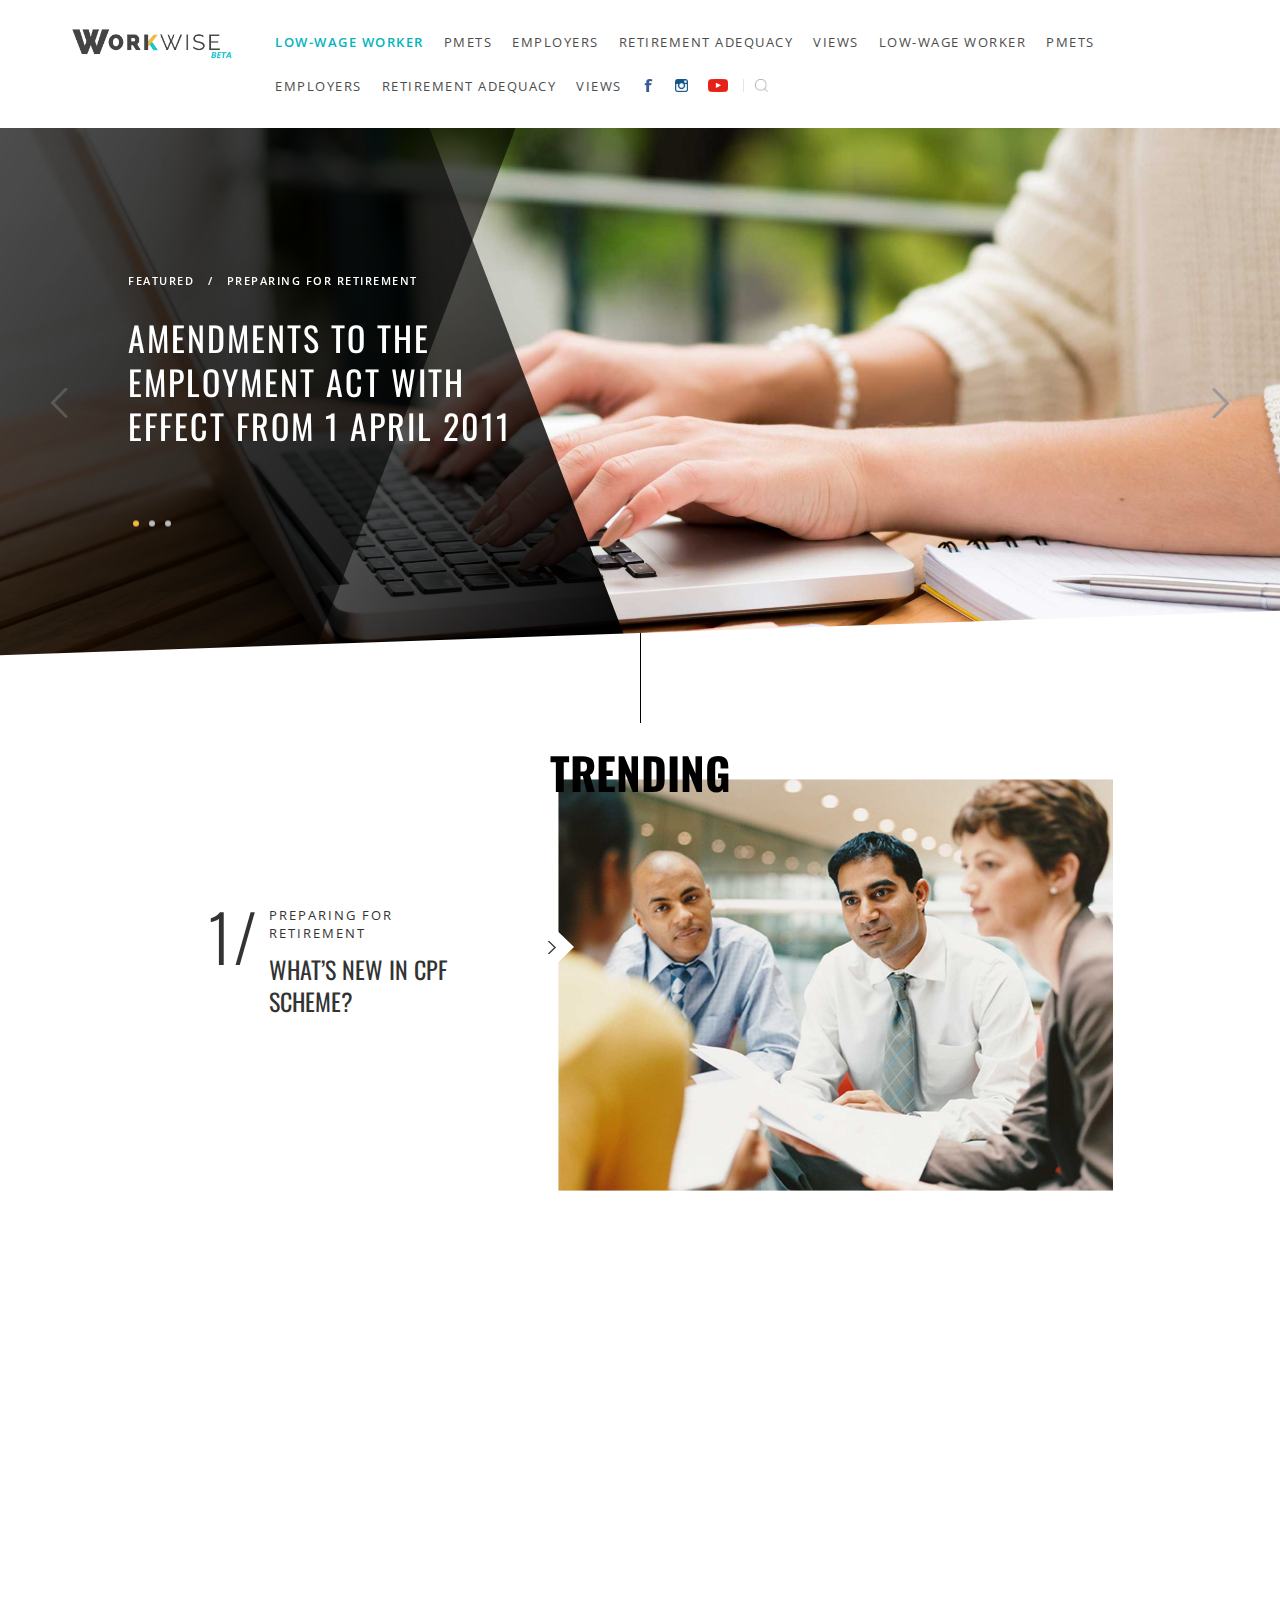
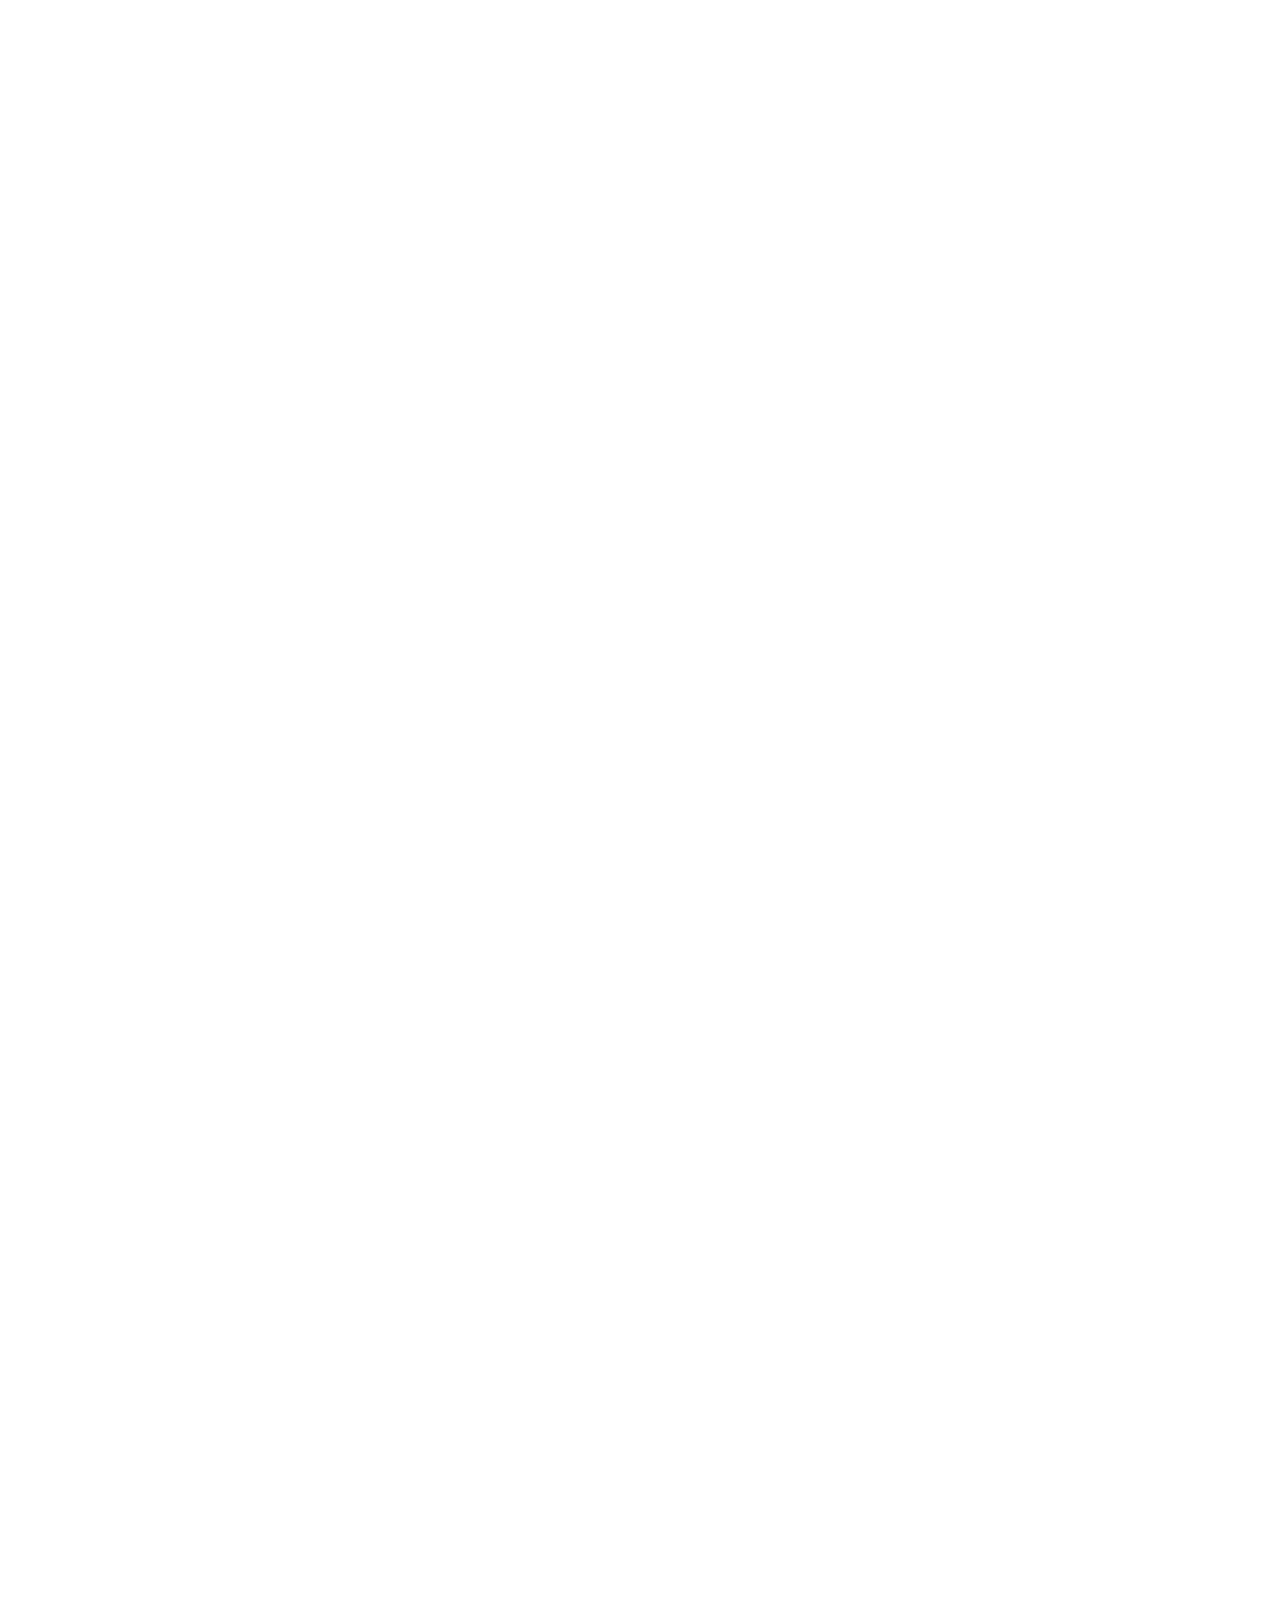
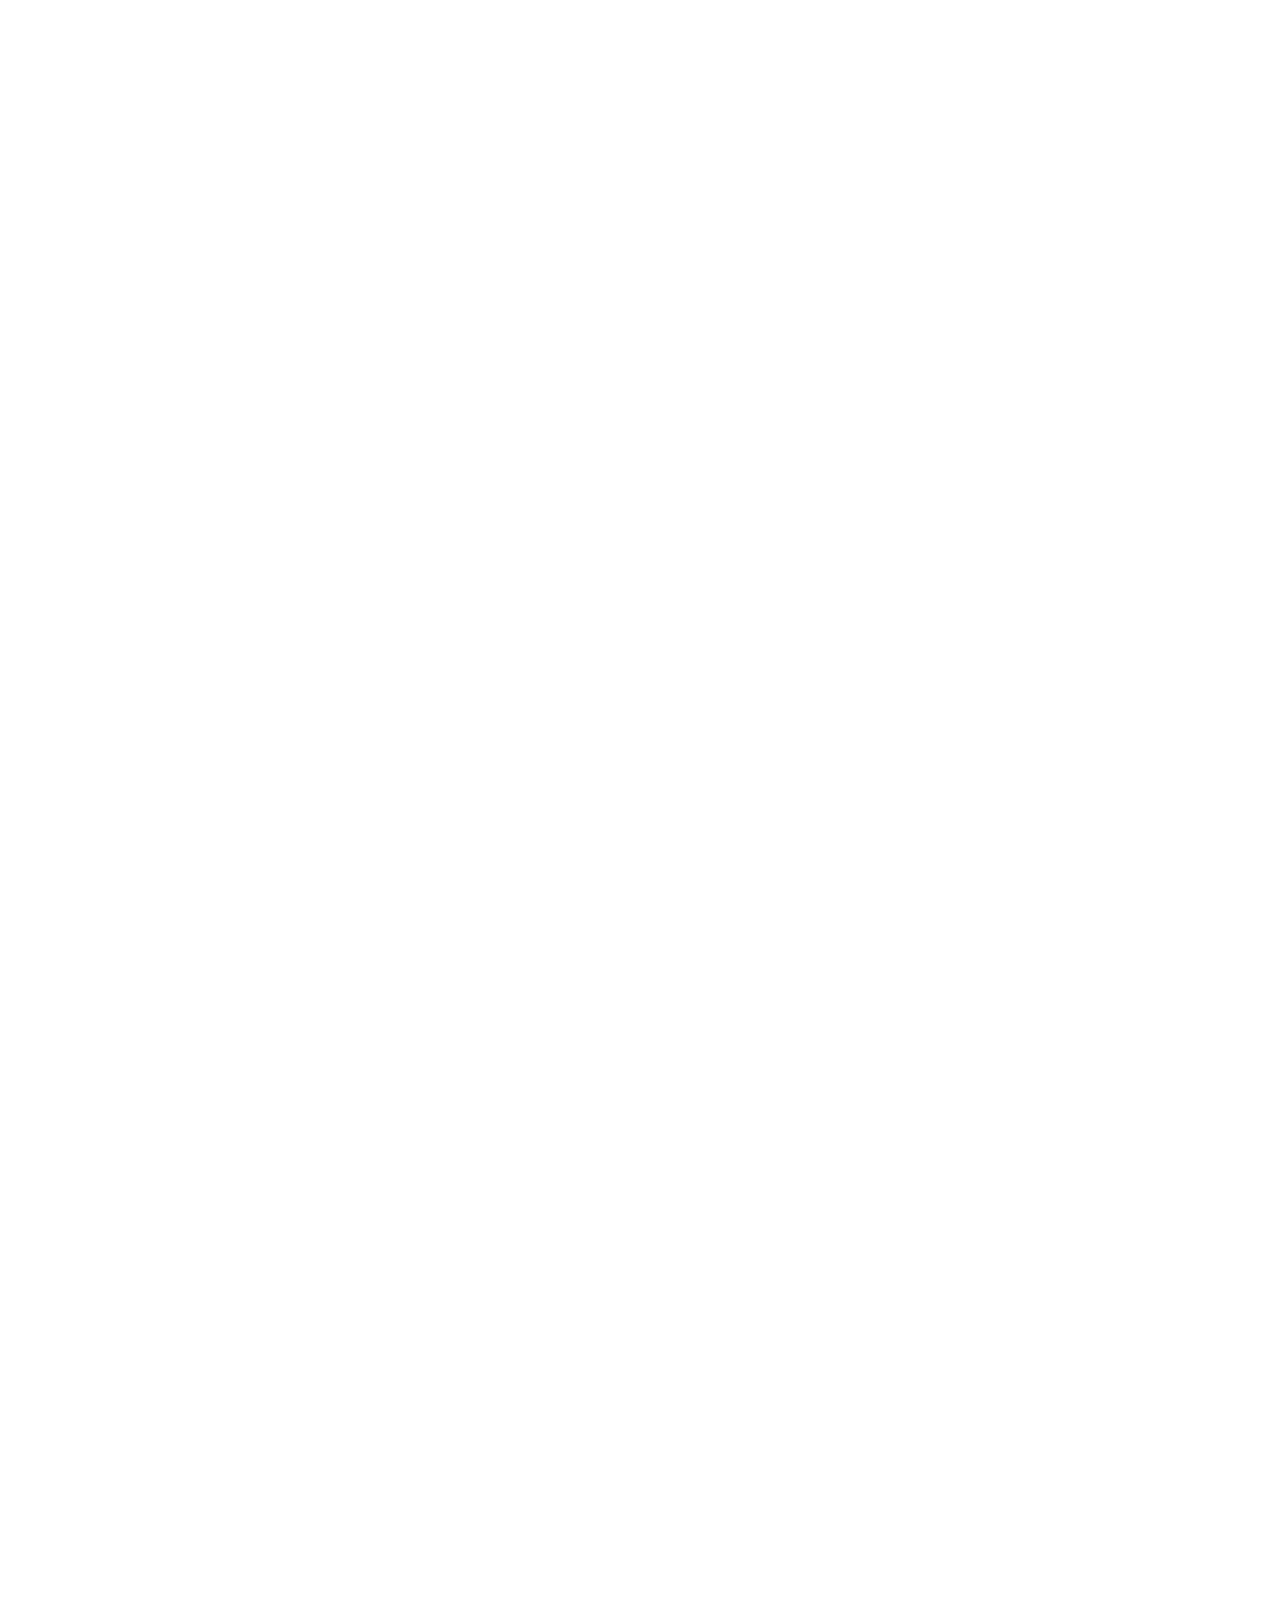
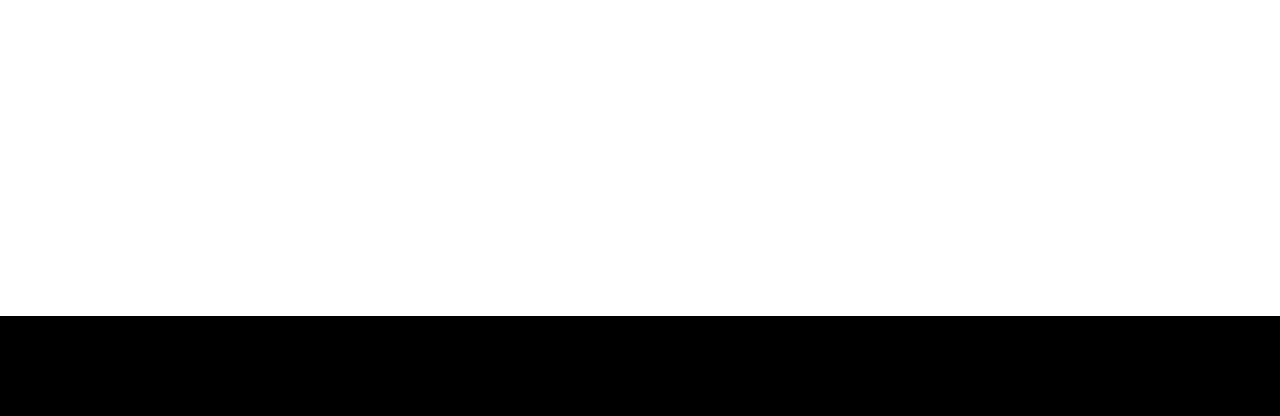
<file: index.html>
<!doctype html>

<html>
	<head>
        <meta charset="utf-8">
        <meta http-equiv="X-UA-Compatible" content="IE=edge" />

    	<title>WW | Frontpage</title>

        <meta http-equiv="Content-Type" content="application/xhtml+xml; charset=utf-8" />
        <meta name="language" content="en" />
        <meta name="apple-mobile-web-app-capable" content="yes" />
        <meta name="viewport" content="width=device-width, initial-scale=1, maximum-scale=1, user-scalable=0" />
        <link rel="shortcut icon" type="image/png" href="assets/images/favicon.png"/>

    	<!-- ********************************* -->
        <!--          START CSS FILES          -->
        <!-- ********************************* -->

        <!-- CSS FILE : RESETS -->
        <link type="text/css" rel="stylesheet" media="all" href="assets/css/normalize.css" />
        <link type="text/css" rel="stylesheet" media="all" href="assets/css/reset.css" />
        <link type="text/css" rel="stylesheet" media="all" href="assets/css/form-reset.css" />

        <!-- CSS FILE : SWIPER -->
        <link type="text/css" rel="stylesheet" media="all" href="assets/css/swiper.css" />

        <!-- CSS FILE : ANIMATION -->
        <link type="text/css" rel="stylesheet" media="all" href="assets/css/animate.css" />

        <!-- CSS FILE : BOOTSTRAP -->
        <link type="text/css" rel="stylesheet" media="all" href="assets/css/bootstrap.css" />

        <!-- CSS FILE : APPLICATION FONTS -->
        <!-- RALEWAY FAMILY -->
        <link href='https://fonts.googleapis.com/css?family=Raleway:400,100,200,300,500,600,700,800,900' rel='stylesheet' type='text/css'>

        <!-- LOBSTER TWO FAMILY -->
        <link href='https://fonts.googleapis.com/css?family=Lobster' rel='stylesheet' type='text/css'>

        <!-- OSWALD FAMILY -->
        <link href='https://fonts.googleapis.com/css?family=Oswald:400,300,700' rel='stylesheet' type='text/css'>
        
        <!-- OPEN SANS FAMILY -->
        <link href='https://fonts.googleapis.com/css?family=Open+Sans:400,300italic,600,300,700,800,400italic,600italic,700italic,800italic' rel='stylesheet' type='text/css'>

        <!-- CSS FILE : APPPLICATION GENERAL -->
        <link type="text/css" rel="stylesheet" media="all" href="assets/css/theme.css" />
        <link type="text/css" rel="stylesheet" media="all" href="assets/css/app.css" />
        <link type="text/css" rel="stylesheet" media="all" href="assets/css/app_resp.css" />

        <!-- ******************************* -->
        <!--          END CSS FILES          -->
        <!-- ******************************* -->
    </head>










    <body>
        <header class="navigation">
            <div class="container">
                <div class="row">
                    <div class="col-md-2 col-xs-6 col-sm-6 logo">
                        <a href="index.html"> <img src="assets/images/ww-logo-beta.png"> </a>
                    </div>

                    <div class="col-xs-6 col-sm-6 visible-sm visible-xs hidden-md hidden-lg nav_resp">
                        <img src="assets/images/icon-hamburger.png">
                    </div>

                    <div class="col-md-10 col-xs-12 col-sm-12 navbar-resp">
                        <nav>
                            <ul>
                                <li class="active"> <a href="#page"> Low-Wage Worker        </a> </li>
                                <li class=""> <a href="#page"> PMETS                  </a> </li>
                                <li class=""> <a href="#page"> Employers              </a> </li>
                                <li class=""> <a href="#page"> Retirement Adequacy    </a> </li>
                                <li class=""> <a href="#page"> Views                  </a> </li>

                                <li class=""> <a href="#page"> Low-Wage Worker        </a> </li>
                                <li class=""> <a href="#page"> PMETS                  </a> </li>
                                <li class=""> <a href="#page"> Employers              </a> </li>
                                <li class=""> <a href="#page"> Retirement Adequacy    </a> </li>
                                <li class=""> <a href="#page"> Views                  </a> </li>

                                <li class="icons"> 
                                    <a id="topnav_0_HLFacebook" target="_blank" href="https://www.facebook.com/sgministryofmanpower"> <img src="assets/images/icon-facebook.png"> </a>
                                    <a id="topnav_0_HLInstagram" target="_blank" href="https://www.instagram.com/momsgcares/"> <img src="assets/images/icon-instagram.png"> </a>
                                    <a id="topnav_0_HLYoutube" target="_blank" href="https://www.youtube.com/user/MOMsingapore?feature=watch"> <img src="assets/images/icon-youtube.png"> </a>
                                    <a class="searchNav" href="#"> <img src="assets/images/icon-search.png"> </a>
                                </li>
                            </ul>
                        </nav>
                    </div>
                </div>
            </div>

            <div class="searchbar">
                <div class="container">
                    <div class="row">
                        <div class="col-md-9 col-xs-12 searchinput">
                            <form>
                                <input type="text" placeholder="Search">
                            </form>
                            <img class="closesearchbtn" src="assets/images/icon-closeBtn.png">
                        </div>

                        <div class="col-md-3 closeSearch">
                            <p>Press Enter to Search</p>
                            <img class="closesearchbtn" src="assets/images/icon-closeBtn.png">
                        </div>
                    </div>
                </div>
            </div>
        </header>



















        <!-- LANDING HERO -->
        <section class="landing-hero"> 
    
            <!-- LANDING HERO SLIDE BACKGROUND -->
            <div class="swiper-container carousel-hero">
                <div class="swiper-wrapper">
                    <div class="swiper-slide"> <figure style="background-image: url('assets/images/hero.jpg')"></figure> </div>
                    <div class="swiper-slide"> <figure style="background-image: url('assets/images/hero.jpg')"></figure> </div>
                    <div class="swiper-slide"> <figure style="background-image: url('assets/images/hero.jpg')"></figure> </div>
                </div>
            </div>
            
            <!-- LANDING HERO FIXED PATTERN -->
            <figure class="pattern">
                <span class="one"></span>
                <span class="two"></span>
            </figure>
            
            <!-- LANDING HEOR SLIDE CONTENT -->
            <div class="swiper-parentContainer carousel-hero-Parent">
                <div class="swiper-containter carousel-hero-content">
                    <div class="swiper-wrapper">
                        <div class="swiper-slide">
                            <div class="hero_content"> 
                                <span> <a href="#category-label"> Featured</a> &nbsp; / &nbsp; <a href="#page">Preparing for Retirement</a> </span>
                                <header> <a href="#single-post"> Amendments to the Employment Act with effect from 1 April 2011 </a> </header>
                            </div>
                        </div>
                        <div class="swiper-slide">
                            <div class="hero_content"> 
                                <span> <a href="#category-label"> Featured</a> &nbsp; / &nbsp; <a href="#page">Employers</a> </span>
                                <header> <a href="#single-post"> Amendments to the Employment Act with effect from 1 April 2012 </a> </header>
                            </div>
                        </div>
                        <div class="swiper-slide">
                            <div class="hero_content"> 
                                <span> <a href="#category-label"> Featured</a> &nbsp; / &nbsp; <a href="#page">pmets</a> </span>
                                <header> <a href="#single-post"> Amendments to the Employment Act with effect from 1 April 2013 </a> </header>
                            </div>
                        </div>
                    </div>

                    <div class="swiper-pagination"></div>
                </div>

                <div class="swiper-button-prev hidden-sm hidden-xs"></div>
                <div class="swiper-button-next hidden-sm hidden-xs"></div>
            </div>
        </section>



















        <!-- LANDING TRENDING -->
        <section class="trending">
            <span class="diagonal"></span>

            <div class="container">
                <div class="row title wow fadeInDown">
                    <div class="col-md-12 col-sm-12 col-xs-12"> 
                        <header>Trending</header> 
                    </div>
                </div>

                <div class="row">
                    <!-- MOBILE: SHOW / DESKTOP: HIDE -->
                    <div class="col-xs-12 col-sm-12 visible-sm visible-xs hidden-md hidden-lg trending_carousel wow fadeInDown" data-wow-delay="200ms">
                        <div class="swiper-container carousel-trending">
                            <div class="swiper-wrapper">
                                <div class="swiper-slide">
                                    <article class="two">
                                        <figure>
                                            <a href="#single-post">
                                                <img src="assets/images/article.png">
                                                <span></span>
                                            </a>
                                        </figure>

                                        <header>
                                            <span> 1 / </span>
                                            <span> <a href="#page"> Preparing for Retirement </a> </span>
                                            <span> <a href="#single-post"> What’s new in CPF Scheme? </a> </span>
                                        </header>
                                    </article>
                                </div>

                                <div class="swiper-slide">
                                    <article class="two">
                                        <figure>
                                            <a href="#single-post">
                                                <img src="assets/images/article.png">
                                                <span></span>
                                            </a>
                                        </figure>

                                        <header>
                                            <span> 2 / </span>
                                            <span> <a href="#page"> employers </a> </span>
                                            <span> <a href="#single-post"> 10 ideal working environment </a> </span>
                                        </header>
                                    </article>
                                </div>

                                <div class="swiper-slide">
                                    <article class="two">
                                        <figure>
                                            <a href="#single-post">
                                                <img src="assets/images/article.png">
                                                <span></span>
                                            </a>
                                        </figure>

                                        <header>
                                            <span> 3 / </span>
                                            <span> <a href="#page"> pmets </a> </span>
                                            <span> <a href="#single-post"> Training for PMEs </a> </span>
                                        </header>
                                    </article>
                                </div>
                            </div>

                            <div class="swiper-pagination pagination-trending"></div>
                        </div>
                    </div>

                    <!-- MOBILE: HIDE / DESKTOP: SHOW -->
                    <article class="one hidden-sm hidden-xs wow fadeInDown" data-wow-delay="200ms">
                        <div class="col-md-4 col-md-offset-1">
                            <header>
                                <div class="vCenter">
                                    <div class="one_copy">
                                        <span> 1 / </span>
                                        <span> <a href="#page"> Preparing for Retirement </a> </span>
                                        <span> <a href="#single-post"> What’s new in CPF Scheme? </a> </span>
                                    </div>
                                </div>
                            </header>
                        </div>

                        <div class="col-md-6">
                            <figure>
                                <a href="#single-post">
                                    <img src="assets/images/article.png">
                                    <span></span>
                                </a>
                            </figure>
                        </div>
                    </article>

                    <!-- MOBILE: HIDE / DESKTOP: SHOW -->
                    <div class="col-md-4 col-md-offset-1 hidden-sm hidden-xs wow fadeInDown" data-wow-delay="350ms">
                        <article class="two">
                            <figure>
                                <a href="#single-post">
                                    <img src="assets/images/article.png">
                                    <span></span>
                                </a>
                            </figure>

                            <header>
                                <span> 2 / </span>
                                <span> <a href="#page"> employers </a> </span>
                                <span> <a href="#single-post"> 10 ideal working environment </a> </span>
                            </header>
                        </article>
                    </div>

                    <!-- MOBILE: HIDE / DESKTOP: SHOW -->
                    <div class="col-md-3 hidden-sm hidden-xs wow fadeInDown" data-wow-delay="500ms">
                        <article class="three">
                            <figure>
                                <a href="#single-post">
                                    <img src="assets/images/article.png">
                                    <span></span>
                                </a>
                            </figure>
                            
                            <header>
                                <span> 3 / </span>
                                <span> <a href="#page"> pmets </a> </span>
                                <span> <a href="#single-post"> Supporting SMEs Through Restructuring </a> </span>
                            </header>
                        </article>
                    </div>

                    <div class="col-md-3 col-sm-12 col-xs-12 topborder_repsp wow fadeInDown" data-wow-delay="650ms">
                        <aside>
                            <ul>
                                <li> <header class="title">What’s New</header> </li>

                                <li>
                                    <article>
                                        <span> <a href="#page"> low-wage worker </a> </span>
                                        <header> <a href="#single-post"> Tips from Job Seeker </a> </header>
                                        <time datetime="2015-12-28" pubdate> 28 Dec 2015 </time>
                                        <figure> 
                                            <a href="#single-post"> <img src="assets/images/article.png"> </a>
                                        </figure>
                                    </article>
                                </li>

                                <li>
                                    <article>
                                        <span> <a href="#page"> retirement adequacy </a> </span>
                                        <header> <a href="#single-post"> False Declaration </a> </header>
                                        <time datetime="2015-12-15" pubdate> 15 Dec 2015 </time>
                                        <figure> 
                                            <a href="#single-post"> <img src="assets/images/article.png"> </a>
                                        </figure>
                                    </article>
                                </li>

                                <li>
                                    <article>
                                        <span> <a href="#page"> views </a> </span>
                                        <header> <a href="#single-post"> Flexible Working Arrangement </a> </header>
                                        <time datetime="2015-11-20" pubdate> 20 Nov 2015 </time>
                                        <figure> 
                                            <a href="#single-post"> <img src="assets/images/article.png"> </a>
                                        </figure>
                                    </article>
                                </li>
                            </ul>
                        </aside>
                    </div>
                </div>
            </div>
        </section>



















        <!-- LANDING CATEGORIES -->
        <section class="categories">
            <div class="container">
                <div class="row title wow fadeInDown">
                    <div class="col-md-10 col-xs-12 col-sm-12">
                        <h2> <a href="#page"> Low-Wage Workers </a> </h2>
                    </div>
                    
                    <!-- MOBILE: HIDE / DESKTOP: SHOW -->
                    <div class="col-md-2 hidden-sm hidden-xs">
                        <p> <a href="#page"> VIEW MORE </a> </p>
                    </div>
                </div>


                <div class="row content landing">
                    
                    <div class="col-md-4 col-xs-12 col-sm-12 wow fadeInDown" data-wow-delay="200ms">
                        <article>
                            <figure class="article" style="background-image: url('assets/images/article.png')"> 
                                <!-- only for the first column  -->
                                <a href="#single-post">
                                    <img src="assets/images/article.png">
                                </a>
                                <span> <a href="category.html"> article </a> </span>
                            </figure>

                            <time datetime="2015-11-23" pubdate> 23 Nov 2015 </time>
                            <header> <a href="#single-post"> 5 things you should know while renewing your FDW's Work Permit </a> </header>
                            <p> Praesent vehicula, justo dapibus posuere aliquet, est dui blandit nisl, vitae ornare. </p>
                        </article>
                    </div>

                    <!-- MOBILE: HIDE / DESKTOP: SHOW -->
                    <div class="col-md-4 hidden-sm hidden-xs wow fadeInDown" data-wow-delay="350ms">
                        <article>
                            <figure class="video" style="background-image: url('assets/images/article.png')">
                                <span> <a href="category.html"> video </a> </span>
                                <span class="overlay"> <a href="#single-post"> </a> </span>
                            </figure>
                            
                            <time datetime="2015-11-11" pubdate> 11 Nov 2015 </time>
                            <header> <a href="#single-post"> 10 ways to Adopt a Flexible Work Arrangements </a> </header>
                            <div class="ellipsis" data-line="2">
                                <p> Praesent vehicula, justo dapibus posuere aliquet, est dui blandit nisl, vitae ornare. </p>
                            </div>
                        </article>
                    </div>

                    <div class="col-md-4 col-xs-12 col-sm-12 wow fadeInDown" data-wow-delay="500ms">
                        <aside>
                            <ul>
                                <!-- 2nd Article -->
                                <!-- MOBILE: SHOW / DESKTOP: HIDE -->
                                <li class="hidden-md visible-sm visible-xs duplicated-second-article">
                                    <article>
                                        <a href="#single-post"> 
                                            <header> 10 ways to Adopt a Flexible Work Arrangements </header>
                                            <time datetime="2015-11-11" pubdate> 11 Nov 2015 </time>
                                            <span style="background-image: url('assets/images/article.png');"> </span>
                                        </a>
                                    </article>
                                </li>

                                <li>
                                    <article>
                                        <a href="#single-post"> 
                                            <header> Understand the benefits of Training </header>
                                            <time datetime="2015-11-05" pubdate> 5 Nov 2015 </time>
                                            <span style="background-image: url('assets/images/article.png');"> </span>
                                        </a>
                                    </article>
                                </li>

                                <li>
                                    <article>
                                        <a href="#single-post"> 
                                            <header> What happens when you reach 55? </header>
                                            <time datetime="2015-10-26" pubdate> 26 Oct 2015 </time>
                                            <span style="background-image: url('assets/images/article.png');"> </span>
                                        </a>
                                    </article>
                                </li>

                                <!-- MOBILE: HIDE / DESKTOP: SHOW -->
                                <li class="hidden-sm hidden-xs">
                                    <article>
                                        <a href="#single-post"> 
                                            <header> Know your employment rights </header>
                                            <time datetime="2015-10-18" pubdate> 18 Oct 2015 </time>
                                            <span style="background-image: url('assets/images/article.png');"> </span>
                                        </a>
                                    </article>
                                </li>

                                <!-- MOBILE: HIDE / DESKTOP: SHOW -->
                                <li class="hidden-sm hidden-xs">
                                    <article>
                                        <a href="#single-post"> 
                                            <header> Understanding of Income Tax </header>
                                            <time datetime="2015-10-16" pubdate> 16 Oct 2015 </time>
                                            
                                            <span style="background-image: url('assets/images/article.png');"> </span>
                                        </a>
                                    </article>
                                </li>

                                <!-- MOBILE: HIDE / DESKTOP: SHOW -->
                                <li class="hidden-sm hidden-xs">
                                    <article>
                                        <a href="#single-post">
                                            <header> Employment Act: who it covers </header>
                                            <time datetime="2015-10-05" pubdate> 5 Oct 2015 </time>
                                            <span style="background-image: url('assets/images/article.png');"> </span>
                                        </a>
                                    </article>
                                </li>
                            </ul>
                        </aside>
                    </div>
                </div>

                <!-- MOBILE: SHOW / DESKTOP: HIDE -->
                <div class="row title_resp visible-sm visible-xs hidden-md hidden-lg">
                    <div class="col-sm-12">
                        <p> <a href="#page"> VIEW MORE </a> </p>
                    </div>
                </div>

            </div>
        </section>



















        <!-- LANDING CATEGORIES -->
        <section class="categories">
            <div class="container">
                <div class="row title wow fadeInDown">
                    <div class="col-md-10 col-xs-12 col-sm-12">
                        <h2> <a href="#page"> PMETs </a> </h2>
                    </div>
                    
                    <!-- MOBILE: HIDE / DESKTOP: SHOW -->
                    <div class="col-md-2 hidden-sm hidden-xs">
                        <p> <a href="#page"> VIEW MORE </a> </p>
                    </div>
                </div>

                <div class="row content landing">
                    <div class="col-md-4 col-xs-12 col-sm-12 wow fadeInDown" data-wow-delay="200ms">
                        <article>
                            <figure class="infographic" style="background-image: url('assets/images/article.png')"> 
                                <a href="#single-post"></a>
                                <img src="assets/images/article.png">
                                <span> <a href="category.html"> infographic </a> </span>
                            </figure>
                            
                            <time datetime="2015-11-23" pubdate> 23 Nov 2015 </time>
                            <header> <a href="#single-post"> Foreign Domestic Worker (FDW) Takes a Holiday </a> </header>
                            <p> Praesent vehicula, justo dapibus posuere aliquet, est dui blandit nisl, vitae ornare. </p>
                        </article>
                    </div>

                    <!-- MOBILE: HIDE / DESKTOP: SHOW -->
                    <div class="col-md-4 hidden-sm hidden-xs wow fadeInDown" data-wow-delay="350ms">
                        <article>
                            <figure class="gallery" style="background-image: url('assets/images/article.png')"> 
                                <a href="#single-post"></a>
                                <span> <a href="category.html"> gallery </a> </span>
                            </figure>
                            
                            <time datetime="2015-11-11" pubdate> 11 Nov 2015 </time>
                            <header> <a href="#single-post"> Basic conversational course for foreign workers </a> </header>
                            <p> Praesent vehicula, justo dapibus posuere aliquet, est dui blandit nisl, vitae ornare. </p>
                        </article>
                    </div>

                    <div class="col-md-4 col-xs-12 col-sm-12 wow fadeInDown" data-wow-delay="500ms">
                        <aside>
                            <ul>
                                <!-- 2nd Article -->
                                <!-- MOBILE: SHOW / DESKTOP: HIDE -->
                                <li class="hidden-md visible-sm visible-xs duplicated-second-article">
                                    <article>
                                        <a href="#single-post">
                                            <header> Basic conversational course for foreign workers </header>
                                            <time datetime="2015-11-11" pubdate> 11 Nov 2015 </time>
                                            <span style="background-image: url('assets/images/article.png');"> </span>
                                        </a>
                                    </article>
                                </li>

                                <li>
                                    <article>
                                        <a href="#single-post">
                                            <header> Reporting Employee Earnings to IRAS </header>
                                            <time datetime="2015-11-05" pubdate> 5 Nov 2015 </time>
                                            <span style="background-image: url('assets/images/article.png');"> </span>
                                        </a>
                                    </article>
                                </li>

                                <li>
                                    <article>
                                        <a href="#single-post">
                                            <header> Immigration to Singapore </header>
                                            <time datetime="2015-10-26" pubdate> 26 Oct 2015 </time>
                                            <span style="background-image: url('assets/images/article.png');"> </span>
                                        </a>
                                    </article>
                                </li>

                                <!-- MOBILE: HIDE / DESKTOP: SHOW -->
                                <li class="hidden-sm hidden-xs">
                                    <article>
                                        <a href="#single-post">
                                            <header> Supporting SMEs Through Restructuring </header>
                                            <time datetime="2015-10-18" pubdate> 18 Oct 2015 </time>
                                            <span style="background-image: url('assets/images/article.png');"> </span>
                                        </a>
                                    </article>
                                </li>

                                <!-- MOBILE: HIDE / DESKTOP: SHOW -->
                                <li class="hidden-sm hidden-xs">
                                    <article>
                                        <a href="#single-post">
                                            <header> Administrative Financial Penalty </header>
                                            <time datetime="2015-10-16" pubdate> 16 Oct 2015 </time>
                                            <span style="background-image: url('assets/images/article.png');"> </span>
                                        </a>
                                    </article>
                                </li>

                                <!-- MOBILE: HIDE / DESKTOP: SHOW -->
                                <li class="hidden-sm hidden-xs">
                                    <article>
                                        <a href="#single-post">
                                            <header> Working Elsewhere </header>
                                            <time datetime="2015-10-05" pubdate> 5 Oct 2015 </time>
                                            <span style="background-image: url('assets/images/article.png');"> </span>
                                        </a>
                                    </article>
                                </li>
                            </ul>
                        </aside>
                    </div>
                </div>

                <!-- MOBILE: SHOW / DESKTOP: HIDE -->
                <div class="row title_resp visible-sm visible-xs hidden-md hidden-lg">
                    <div class="col-sm-12">
                        <p> <a href="#page"> VIEW MORE </a> </p>
                    </div>
                </div>
            </div>
        </section>



















        <!-- DIVIDER -->
        <!-- ADMIN ABLE CUSTOMIZE SEQUENCE(& TYPE) OF QUOTES TO BE INSERTED HERE -->
        <!-- IF ADMIN DONT SPECIFY, PICK RANDOM QOUTES FROM CMS -->
        <!-- .toggle TO SHOW CONTENT -->
        <section class="divider wow fadeInDown">
            <div class="container">
                <!-- QOUTES -->
                <div class="row dotted qoutes-text">
                    <div class="col-md-8 col-md-offset-2 col-xs-12 col-xs-offset-0">
                        <p> 
                            <span> “ </span>
                            <span class="text"> Work harder than you think you did yesterday </span>
                            <span> ” </span>
                        </p>
                    </div>
                </div>

                <!-- QOUTES WITH VIDEO -->
                <div class="row dotted qoutes-video toggle">
                    <div class="col-md-4 col-md-offset-2 col-xs-12 col-xs-offset-0">
                        <iframe src="https://www.youtube.com/embed/lG8Ok7n9ZGk?rel=0&amp;showinfo=0" frameborder="0" allowfullscreen=""></iframe>
                    </div>
                    <div class="col-md-5 col-xs-12 col-xs-offset-0">
                        <p class="title">
                            <span>
                                Fun facts: <br>
                                You are what you eat at work
                            </span>
                        </p>
                    </div>
                </div>

                <!-- QOUTES WITH IMAGE -->
                <div class="row dotted qoutes-image">
                    <div class="col-md-4 col-md-offset-2 col-xs-12 col-xs-offset-0">
                        <figure>
                            <img src="assets/images/article.png">
                        </figure>
                    </div>

                    <div class="col-md-5 col-xs-12 col-xs-offset-0">
                        <p class="title">
                            <span>
                                Fun facts: <br>
                                You are what you eat at work
                            </span>
                        </p>
                    </div>
                </div>
            </div>
        </section>



















        <!-- LANDING CATEGORIES -->
        <section class="categories">
            <div class="container">
                <div class="row title wow fadeInDown">
                    <div class="col-md-10 col-xs-12 col-sm-12">
                        <h2> <a href="#page"> Employers </a> </h2>
                    </div>
                    
                    <!-- MOBILE: HIDE / DESKTOP: SHOW -->
                    <div class="col-md-2 hidden-sm hidden-xs">
                        <p> <a href="#page"> VIEW MORE </a> </p>
                    </div>
                </div>

                <div class="row content landing">
                    <div class="col-md-4 col-xs-12 col-sm-12 wow fadeInDown" data-wow-delay="200ms">
                        <article>
                            <figure class="video" style="background-image: url('assets/images/article.png')"> 
                                <a href="#single-post">
                                    <img src="assets/images/article.png">
                                </a>
                                <span> <a href="category.html"> video </a> </span>
                                <span class="overlay"> <a href="#single-post"> </a> </span>
                            </figure>
                            
                            <time datetime="2015-12-08" pubdate> 08 Dec 2015 </time>
                            <header> <a href="#single-post"> Guide to hiring Employees in Singapore </a> </header>
                            <p> Praesent vehicula, justo dapibus posuere aliquet, est dui blandit nisl, vitae ornare. </p>
                        </article>
                    </div>

                    <!-- MOBILE: HIDE / DESKTOP: SHOW -->
                    <div class="col-md-4 hidden-sm hidden-xs wow fadeInDown" data-wow-delay="350ms">
                        <article>
                            <figure class="article" style="background-image: url('assets/images/article.png')"> 
                                <a href="#single-post"></a>
                                <span> <a href="category.html"> article </a> </span>
                            </figure>
                            
                            <time datetime="2015-11-27" pubdate> 27 Nov 2015 </time>
                            <header> <a href="#single-post"> Employers' Orientation Programme (EOP) </a> </header>
                            <p> Praesent vehicula, justo dapibus posuere aliquet, est dui blandit nisl, vitae ornare. </p>
                        </article>
                    </div>

                    <div class="col-md-4 col-xs-12 col-sm-12 wow fadeInDown" data-wow-delay="500ms">
                        <aside>
                            <ul>
                                <!-- 2nd Article -->
                                <!-- MOBILE: SHOW / DESKTOP: HIDE -->
                                <li class="hidden-md visible-sm visible-xs duplicated-second-article">
                                    <article>
                                        <a href="#single-post">
                                            <header> Employers' Orientation Programme (EOP) </header>
                                            <time datetime="2015-11-27" pubdate> 27 Nov 2015 </time>
                                            <span style="background-image: url('assets/images/article.png');"> </span>
                                        </a>
                                    </article>
                                </li>

                                <li>
                                    <article>
                                        <a href="#single-post">
                                            <header> What is an Employment Pass? </header>
                                            <time datetime="2015-12-15" pubdate> 15 Dec 2015 </time>
                                            <span style="background-image: url('assets/images/article.png');"> </span>
                                        </a>
                                    </article>
                                </li>

                                <li>
                                    <article>
                                        <a href="#single-post">
                                            <header> CPF Contribution and Allocation Rates </header>
                                            <time datetime="2015-10-26" pubdate> 26 Oct 2015 </time>
                                            <span style="background-image: url('assets/images/article.png');"> </span>
                                        </a>
                                    </article>
                                </li>

                                <!-- MOBILE: HIDE / DESKTOP: SHOW -->
                                <li class="hidden-sm hidden-xs">
                                    <article>
                                        <a href="#single-post">
                                            <header> Guide to Hiring Employees </header>
                                            <time datetime="2015-10-18" pubdate> 18 Oct 2015 </time>
                                            <span style="background-image: url('assets/images/article.png');"> </span>
                                        </a>
                                    </article>
                                </li>

                                <!-- MOBILE: HIDE / DESKTOP: SHOW -->
                                <li class="hidden-sm hidden-xs">
                                    <article>
                                        <a href="#single-post">
                                            <header> Responsibilities as an employer </header>
                                            <time datetime="2015-10-16" pubdate> 16 Oct 2015 </time>
                                            <span style="background-image: url('assets/images/article.png');"> </span>
                                        </a>
                                    </article>
                                </li>

                                <!-- MOBILE: HIDE / DESKTOP: SHOW -->
                                <li class="hidden-sm hidden-xs">
                                    <article>
                                        <a href="#single-post">
                                            <header> SG's 100 Leading Employers Awards! </header>
                                            <time datetime="2015-10-05" pubdate> 5 Oct 2015 </time>
                                            <span style="background-image: url('assets/images/article.png');"> </span>
                                        </a>
                                    </article>
                                </li>
                            </ul>
                        </aside>
                    </div>
                </div>

                <!-- MOBILE: SHOW / DESKTOP: HIDE -->
                <div class="row title_resp visible-sm visible-xs hidden-md hidden-lg">
                    <div class="col-sm-12">
                        <p> <a href="#page"> VIEW MORE </a> </p>
                    </div>
                </div>
            </div>
        </section>



















        <!-- LANDING CATEGORIES -->
        <section class="categories">
            <div class="container">
                <div class="row title wow fadeInDown">
                    <div class="col-md-10 col-xs-12 col-sm-12">
                        <h2> <a href="#page"> Retirement Adequacy </a> </h2>
                    </div>
                    
                    <!-- MOBILE: HIDE / DESKTOP: SHOW -->
                    <div class="col-md-2 hidden-sm hidden-xs">
                        <p> <a href="#page"> VIEW MORE </a> </p>
                    </div>
                </div>

                <div class="row content landing">
                    <div class="col-md-4 col-xs-12 col-sm-12 wow fadeInDown" data-wow-delay="200ms">
                        <article>
                            <figure class="article" style="background-image: url('assets/images/article.png')"> 
                                <a href="#single-post">
                                    <img src="assets/images/article.png">
                                </a>
                                <span> <a href="category.html"> article </a> </span>
                            </figure>
                            
                            <time datetime="2015-11-23" pubdate> 23 Nov 2015 </time>
                            <header> <a href="#single-post"> Manpower Minister gives assurance over CPF retirement adequacy </a> </header>
                            <p> Praesent vehicula, justo dapibus posuere aliquet, est dui blandit nisl, vitae ornare. </p>
                        </article>
                    </div>

                    <!-- MOBILE: HIDE / DESKTOP: SHOW -->
                    <div class="col-md-4 hidden-sm hidden-xs wow fadeInDown" data-wow-delay="350ms">
                        <article>
                            <figure class="infographic" style="background-image: url('assets/images/article.png')"> 
                                <a href="#single-post"></a>
                                <span> <a href="category.html"> infographic </a> </span>
                            </figure>
                            
                            <time datetime="2015-11-11" pubdate> 11 Nov 2015 </time>
                            <header> <a href="#single-post"> Is ‘generous’ use of CPF funds a threat to retirement adequacy? </a> </header>
                            <p> Praesent vehicula, justo dapibus posuere aliquet, est dui blandit nisl, vitae ornare. </p>
                        </article>
                    </div>

                    <div class="col-md-4 col-xs-12 col-sm-12 wow fadeInDown" data-wow-delay="500ms">
                        <aside>
                            <ul>
                                <!-- 2nd Article -->
                                <!-- MOBILE: SHOW / DESKTOP: HIDE -->
                                <li class="hidden-md visible-sm visible-xs duplicated-second-article">
                                    <article>
                                        <a href="#single-post">
                                            <header> Is ‘generous’ use of CPF funds a threat to retirement adequacy? </header>
                                            <time datetime="2015-11-11" pubdate> 11 Nov 2015 </time>
                                            <span style="background-image: url('assets/images/article.png');"> </span>
                                        </a>
                                    </article>
                                </li>

                                <li>
                                    <article>
                                        <a href="#single-post">
                                            <header> Reporting Employee Earnings to IRAS </header>
                                            <time datetime="2015-11-05" pubdate> 5 Nov 2015 </time>
                                            <span style="background-image: url('assets/images/article.png');"> </span>
                                        </a>
                                    </article>
                                </li>

                                <li>
                                    <article>
                                        <a href="#single-post">
                                            <header> Immigration to Singapore </header>
                                            <time datetime="2015-10-26" pubdate> 26 Oct 2015 </time>
                                            <span style="background-image: url('assets/images/article.png');"> </span>
                                        </a>
                                    </article>
                                </li>

                                <!-- MOBILE: HIDE / DESKTOP: SHOW -->
                                <li class="hidden-sm hidden-xs">
                                    <article>
                                        <a href="#single-post">
                                            <header> Supporting SMEs Through Restructuring </header>
                                            <time datetime="2015-10-18" pubdate> 18 Oct 2015 </time>
                                            <span style="background-image: url('assets/images/article.png');"> </span>
                                        </a>
                                    </article>
                                </li>

                                <!-- MOBILE: HIDE / DESKTOP: SHOW -->
                                <li class="hidden-sm hidden-xs">
                                    <article>
                                        <a href="#single-post">
                                            <header> Administrative Financial Penalty </header>
                                            <time datetime="2015-10-16" pubdate> 16 Oct 2015 </time>
                                            <span style="background-image: url('assets/images/article.png');"> </span>
                                        </a>
                                    </article>
                                </li>

                                <!-- MOBILE: HIDE / DESKTOP: SHOW -->
                                <li class="hidden-sm hidden-xs">
                                    <article>
                                        <a href="#single-post">
                                            <header> Working Elsewhere </header>
                                            <time datetime="2015-10-05" pubdate> 5 Oct 2015 </time>
                                            <span style="background-image: url('assets/images/article.png');"> </span>
                                        </a>
                                    </article>
                                </li>
                            </ul>
                        </aside>
                    </div>
                </div>

                <!-- MOBILE: SHOW / DESKTOP: HIDE -->
                <div class="row title_resp visible-sm visible-xs hidden-md hidden-lg">
                    <div class="col-sm-12">
                        <p> <a href="#page"> VIEW MORE </a> </p>
                    </div>
                </div>
            </div>
        </section>



















        <!-- LANDING CATEGORIES -->
        <section class="categories">
            <div class="container">
                <div class="row title wow fadeInDown">
                    <div class="col-md-10 col-xs-12 col-sm-12">
                        <h2> <a href="#page"> Views </a> </h2>
                    </div>
                    
                    <!-- MOBILE: HIDE / DESKTOP: SHOW -->
                    <div class="col-md-2 hidden-sm hidden-xs">
                        <p> <a href="#page"> VIEW MORE </a> </p>
                    </div>
                </div>

                <div class="row content landing">
                    <div class="col-md-4 col-xs-12 col-sm-12 wow fadeInDown" data-wow-delay="200ms">
                        <article>
                            <figure class="article" style="background-image: url('assets/images/article.png')"> 
                                <a href="#single-post">
                                    <img src="assets/images/article.png">
                                </a>
                                <span> <a href="category.html"> article </a> </span>
                            </figure>
                            
                            <time datetime="2015-12-08" pubdate> 08 Dec 2015 </time>
                            <header> <a href="#single-post"> SkillsFuture Earn and Learn Programme – Minister Lim Swee Say </a> </header>
                            <p> Praesent vehicula, justo dapibus posuere aliquet, est dui blandit nisl, vitae ornare. </p>
                        </article>
                    </div>

                    <!-- MOBILE: HIDE / DESKTOP: SHOW -->
                    <div class="col-md-4 hidden-sm hidden-xs wow fadeInDown" data-wow-delay="350ms">
                        <article>
                            <figure class="video" style="background-image: url('assets/images/article.png')"> 
                                <span> <a href="category.html"> video </a> </span>
                                <span class="overlay"> <a href="#single-post"> </a> </span>
                            </figure>
                            
                            <time datetime="2015-11-27" pubdate> 27 Nov 2015 </time>
                            <header> <a href="#single-post"> MOM Committee of Supply 2015 - Minister Tan Chuan-Jin on CPF </a> </header>
                            <p> Praesent vehicula, justo dapibus posuere aliquet, est dui blandit nisl, vitae ornare. </p>
                        </article>
                    </div>

                    <div class="col-md-4 col-xs-12 col-sm-12 wow fadeInDown" data-wow-delay="500ms">
                        <aside>
                            <ul>
                                <!-- 2nd Article -->
                                <!-- MOBILE: SHOW / DESKTOP: HIDE -->
                                <li class="hidden-md visible-sm visible-xs duplicated-second-article">
                                    <article>
                                        <a href="#single-post">
                                            <header> MOM Committee of Supply 2015 - Minister Tan Chuan-Jin on CPF </header>
                                            <time datetime="2015-11-27" pubdate> 27 Nov 2015 </time>
                                            <span style="background-image: url('assets/images/article.png');"> </span>
                                        </a>
                                    </article>
                                </li>

                                <li>
                                    <article>
                                        <a href="#single-post">
                                            <header> Understand the benefits of Training </header>
                                            <time datetime="2015-11-05" pubdate> 5 Nov 2015 </time>
                                            <span style="background-image: url('assets/images/article.png');"> </span>
                                        </a>
                                    </article>
                                </li>

                                <li>
                                    <article>
                                        <a href="#single-post">
                                            <header> What happens when you reach 55? </header>
                                            <time datetime="2015-10-26" pubdate> 26 Oct 2015 </time>
                                            <span style="background-image: url('assets/images/article.png');"> </span>
                                        </a>
                                    </article>
                                </li>

                                <!-- MOBILE: HIDE / DESKTOP: SHOW -->
                                <li class="hidden-sm hidden-xs">
                                    <article>
                                        <a href="#single-post">
                                            <header> Know your employment rights </header>
                                            <time datetime="2015-10-18" pubdate> 18 Oct 2015 </time>
                                            <span style="background-image: url('assets/images/article.png');"> </span>
                                        </a>
                                    </article>
                                </li>

                                <!-- MOBILE: HIDE / DESKTOP: SHOW -->
                                <li class="hidden-sm hidden-xs">
                                    <article>
                                        <a href="#single-post">
                                            <header> Understanding of Income Tax </header>
                                            <time datetime="2015-10-16" pubdate> 16 Oct 2015 </time>
                                            <span style="background-image: url('assets/images/article.png');"> </span>
                                        </a>
                                    </article>
                                </li>

                                <!-- MOBILE: HIDE / DESKTOP: SHOW -->
                                <li class="hidden-sm hidden-xs">
                                    <article>
                                        <a href="#single-post">
                                            <header> Employment Act: who it covers </header>
                                            <time datetime="2015-10-05" pubdate> 5 Oct 2015 </time>
                                            <span style="background-image: url('assets/images/article.png');"> </span>
                                        </a>
                                    </article>
                                </li>
                            </ul>
                        </aside>
                    </div>
                </div>

                <!-- MOBILE: SHOW / DESKTOP: HIDE -->
                <div class="row title_resp visible-sm visible-xs hidden-md hidden-lg">
                    <div class="col-sm-12">
                        <p> <a href="#page"> VIEW MORE </a> </p>
                    </div>
                </div>
            </div>
        </section>



















        <!-- FOOTER -->
        <footer>
            <div class="container wow fadeInDown">
                <div class="row">
                    <div class="col-md-6 col-xs-12 col-sm-12">
                        <ul>
                            <li> <a href="#page"> Terms of Use       </a> </li>
                            <li> <a href="#page"> Privacy Statement  </a> </li>
                            <li> <a href="#page"> Feedback           </a> </li>
                            <li> <a href="#page"> Contact            </a> </li>
                        </ul>
                    </div>

                    <div class="col-md-6 col-xs-12 col-sm-12">
                        <p class="copyright"> Copyright &copy; 2016 Government of Singapore </p>
                    </div>
                </div>
            </div>
        </footer>
    </body>









    <!-- ******************************** -->
    <!--          START JS FILES          -->
    <!-- ******************************** -->

    <!-- JS FILE : GENERAL -->
    <script type="text/javascript" src="assets/js/jquery-1.11.3.js"></script>
    <script type="text/javascript" src="assets/js/modernizr.js"></script>

    <!-- JS FILE : SWIPER -->
    <script type="text/javascript" src="assets/js/swiper.min.js"></script>

    <!-- JS FILE : WOW -->
    <script type="text/javascript" src="assets/js/wow.js"></script>

    <!-- JS FILE : BOOTSTRAP -->
    <script type="text/javascript" src="assets/js/bootstrap.js"></script>
 
    <!-- JS FILE : APPLICATION GENERAL -->
    <script type="text/javascript" src="assets/js/app.js"></script>

    <!-- ****************************** -->
    <!--          END JS FILES          -->
    <!-- ****************************** -->

    <!-- /*************************************************************************/ -->
    <!-- /*************************************************************************/ -->
    <!--     _|_|_|_|  _|_|_|  _|      _|  _|      _|                                -->
    <!--     _|          _|      _|  _|      _|  _|                                  -->
    <!--     _|_|_|      _|        _|          _|                                    -->
    <!--     _|          _|      _|  _|      _|  _|                                  -->
    <!--     _|        _|_|_|  _|      _|  _|      _|                                -->
    <!-- /*************************************************************************/ -->
    <!--     _|_|_|    _|_|_|    _|_|_|  _|_|_|  _|_|_|_|_|    _|_|    _|            -->
    <!--     _|    _|    _|    _|          _|        _|      _|    _|  _|            -->
    <!--     _|    _|    _|    _|  _|_|    _|        _|      _|_|_|_|  _|            -->
    <!--     _|    _|    _|    _|    _|    _|        _|      _|    _|  _|            -->
    <!--     _|_|_|    _|_|_|    _|_|_|  _|_|_|      _|      _|    _|  _|_|_|_|      -->
    <!-- /*************************************************************************/ -->
    <!-- /*************************************************************************/ -->
</html>
</file>
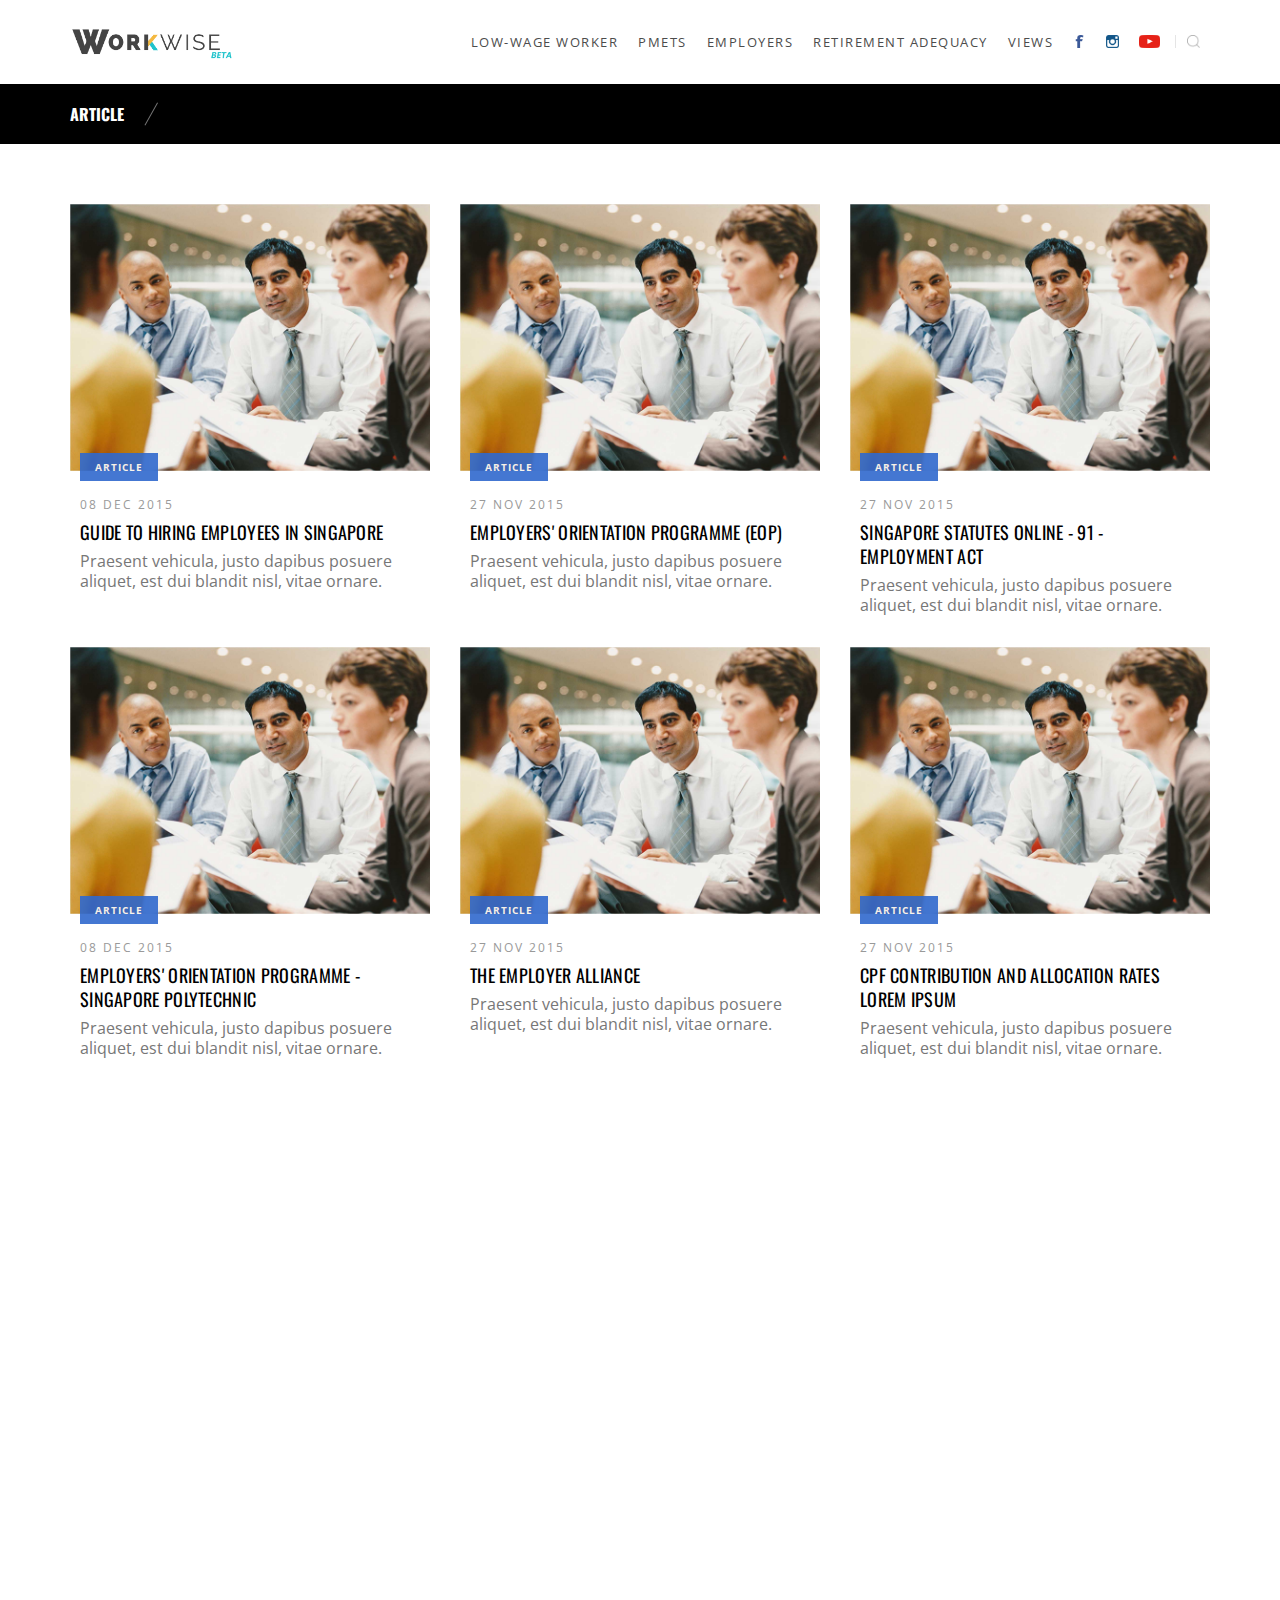
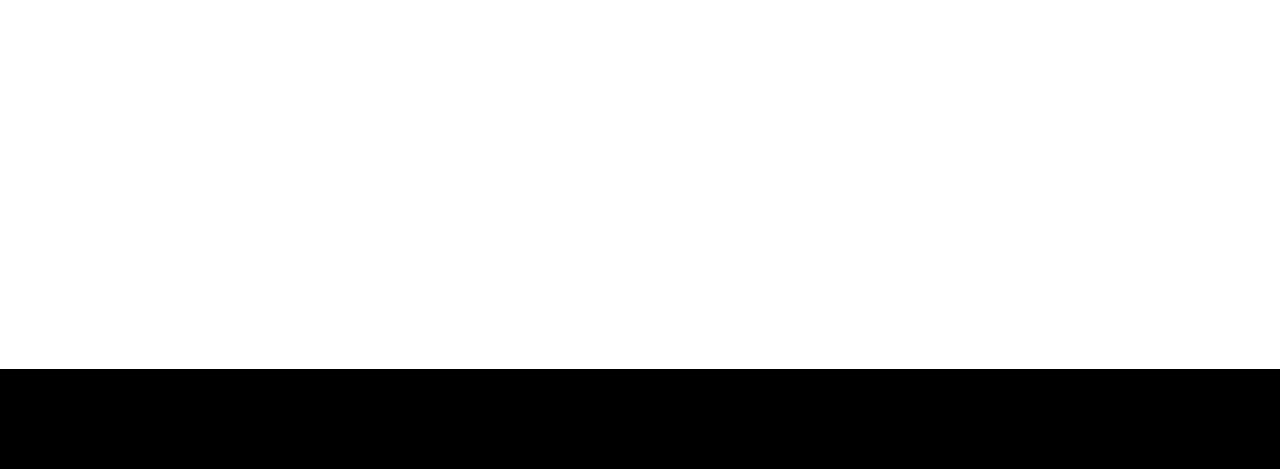
<file: category.html>
<!doctype html>

<html>
	<head>
        <meta charset="utf-8">
        <meta http-equiv="X-UA-Compatible" content="IE=edge" />

    	<title>WW | Category Page Title</title>

        <meta http-equiv="Content-Type" content="application/xhtml+xml; charset=utf-8" />
        <meta name="language" content="en" />
        <meta name="apple-mobile-web-app-capable" content="yes" />
        <meta name="viewport" content="width=device-width, initial-scale=1, maximum-scale=1, user-scalable=0" />
        <link rel="shortcut icon" type="image/png" href="assets/images/favicon.png"/>

    	<!-- ********************************* -->
        <!--          START CSS FILES          -->
        <!-- ********************************* -->

        <!-- CSS FILE : RESETS -->
        <link type="text/css" rel="stylesheet" media="all" href="assets/css/normalize.css" />
        <link type="text/css" rel="stylesheet" media="all" href="assets/css/reset.css" />
        <link type="text/css" rel="stylesheet" media="all" href="assets/css/form-reset.css" />

        <!-- CSS FILE : SWIPER -->
        <link type="text/css" rel="stylesheet" media="all" href="assets/css/swiper.css" />

        <!-- CSS FILE : ANIMATION -->
        <link type="text/css" rel="stylesheet" media="all" href="assets/css/animate.css" />

        <!-- CSS FILE : BOOTSTRAP -->
        <link type="text/css" rel="stylesheet" media="all" href="assets/css/bootstrap.css" />

        <!-- CSS FILE : APPLICATION FONTS -->
        <!-- RALEWAY FAMILY -->
        <link href='https://fonts.googleapis.com/css?family=Raleway:400,100,200,300,500,600,700,800,900' rel='stylesheet' type='text/css'>

        <!-- LOBSTER TWO FAMILY -->
        <link href='https://fonts.googleapis.com/css?family=Lobster' rel='stylesheet' type='text/css'>

        <!-- OSWALD FAMILY -->
        <link href='https://fonts.googleapis.com/css?family=Oswald:400,300,700' rel='stylesheet' type='text/css'>
        
        <!-- OPEN SANS FAMILY -->
        <link href='https://fonts.googleapis.com/css?family=Open+Sans:400,300italic,600,300,700,800,400italic,600italic,700italic,800italic' rel='stylesheet' type='text/css'>

        <!-- CSS FILE : APPPLICATION GENERAL -->
        <link type="text/css" rel="stylesheet" media="all" href="assets/css/theme.css" />
        <link type="text/css" rel="stylesheet" media="all" href="assets/css/app.css" />
        <link type="text/css" rel="stylesheet" media="all" href="assets/css/app_resp.css" />

        <!-- ******************************* -->
        <!--          END CSS FILES          -->
        <!-- ******************************* -->
    </head>










    <body>
        <header class="navigation">
            <div class="container">
                <div class="row">
                    <div class="col-md-2 col-xs-6 col-sm-6 logo">
                        <a href="index.html"> <img src="assets/images/ww-logo-beta.png"> </a>
                    </div>

                    <div class="col-xs-6 col-sm-6 visible-sm visible-xs hidden-md hidden-lg nav_resp">
                        <img src="assets/images/icon-hamburger.png">
                    </div>

                    <div class="col-md-10 col-xs-12 col-sm-12 navbar-resp">
                        <nav>
                            <ul>
                                <li class=""> <a href="#page"> Low-Wage Worker        </a> </li>
                                <li class=""> <a href="#page"> PMETS                  </a> </li>
                                <li class=""> <a href="#page"> Employers              </a> </li>
                                <li class=""> <a href="#page"> Retirement Adequacy    </a> </li>
                                <li class=""> <a href="#page"> Views                  </a> </li>
                                <li class="icons"> 
                                    <a id="topnav_0_HLFacebook" target="_blank" href="https://www.facebook.com/sgministryofmanpower"> <img src="assets/images/icon-facebook.png"> </a>
                                    <a id="topnav_0_HLInstagram" target="_blank" href="https://www.instagram.com/momsgcares/"> <img src="assets/images/icon-instagram.png"> </a>
                                    <a id="topnav_0_HLYoutube" target="_blank" href="https://www.youtube.com/user/MOMsingapore?feature=watch"> <img src="assets/images/icon-youtube.png"> </a>

                                    <a class="searchNav" href="#"> <img src="assets/images/icon-search.png"> </a>
                                </li>
                            </ul>
                        </nav>
                    </div>
                </div>
            </div>

            <div class="searchbar">
                <div class="container">
                    <div class="row">
                        <div class="col-md-9 col-xs-12 searchinput">
                            <form>
                                <input type="text" placeholder="Search">
                            </form>
                            <img class="closesearchbtn" src="assets/images/icon-closeBtn.png">
                        </div>

                        <div class="col-md-3 closeSearch">
                            <p>Press Enter to Search</p>
                            <img class="closesearchbtn" src="assets/images/icon-closeBtn.png">
                        </div>
                    </div>
                </div>
            </div>
        </header>



















        <!-- PAGE TITLE -->
        <section class="page-title category">
            <div class="container">
                <div class="row title">
                    <div class="col-md-12 col-sm-12 col-xs-12">
                        <h2>article</h2>
                    </div>
                </div>
            </div>
        </section>


















        <script>
            /* 
            var itemsPerPage = 9;
            var pagePath = window.location.pathname;
            
            if (pagePath === "/") {
                pagePath = $('#content_1_HidPage').val();
            }

            if (pagePath.charAt(0) === '/') {
                pagePath = pagePath.substr(1);
            }
            $(window).resize(function() {
                if ($( window ).width() < 922) {
                    itemsPerPage = 3;
                } else {
                    itemsPerPage = 9;
                }
            });
            $(document).ready(function () {
                var pageNumber = 1;
                var uriArticleApi = '';
                var uriQuoteApi = '';
                if ($(window).width() < 922) {
                    itemsPerPage = 3;
                } else {
                    itemsPerPage = 9;
                }
                LoadArticlesPage(uriQuoteApi, uriArticleApi, pageNumber);

                $('#BtnLoadMore').click(function () {
                    if ($(window).width() < 922) {
                        itemsPerPage = 3;
                    } else {
                        itemsPerPage = 9;
                    }
                    
                    pageNumber += 1;
                    uriArticleApi = '/api/v1/Workwise/articles?per_page=' + itemsPerPage + '&page=' + pageNumber + '&category=' + pagePath;
                    uriQuoteApi = '/api/v1/Workwise/quotes';

                    $.ajax({
                        // url: urlStringQoutes
                        url: uriQuoteApi,
                        type: 'GET',
                        dataType: "json",

                        success: function (data, textStatus, jqXHR) {
                            var meta = data["Meta"]["Status"];
                            if (meta != "200") {
                                console.log('Error getting data : ' + meta + "-" + data["Meta"]["Message"]);
                                return;
                            }
                            

                            var quotes = data["Response"]["Rows"];
                            var totalCount = data["Response"]["Total_Rows"]
                            if (typeof quotes !== 'undefined' && quotes != null && quotes.length > 0) {
                                var oldQuote = $(".divider .container").html();

                                $(".categories .container").append(oldQuote);

                                var newQuote = '';
                                var tries = 0;
                                do {
                                    var chosen = quotes[Math.floor(Math.random() * quotes.length)];
                                    var quoteText = chosen["Text"];
                                    var quoteType = chosen["Type"];
                                    var quoteImage = chosen["Image"];
                                    var quoteVideo = chosen["VideoId"];
                                    newQuote = "<div class='row dotted qoutes-" + quoteType + " toggle wow fadeInDown'> <div class='col-md-8 col-md-offset-2 col-xs-12'> <p> <span> “ </span> <span class='text'>" + decodeEntities(quoteText) + "</span> <span> ” </span> </p> </div> </div> ";

                                    if (quoteType == "image") {
                                        newQuote = "<div class='row dotted qoutes-" + quoteType + " toggle wow fadeInDown'> <div class='col-md-4 col-md-offset-2 col-xs-12'> <figure> <img src='" + quoteImage + "'> </figure> </div> <div class='col-md-5 col-xs-12 col-xs-offset-0'> <p class='title'> <span>" + decodeEntities(quoteText) + "</span> </p> </div> </div> ";

                                    } else if (quoteType == "video") {
                                        var videoUrl = 'https://www.youtube.com/embed/' + quoteVideo + '?wmode=transparent';
                                        newQuote = "<div class='row dotted qoutes-" + quoteType + " toggle wow fadeInDown'> <div class='col-md-4 col-md-offset-2 col-xs-12'> <figure> <div class='videoCage'><iframe src='" + videoUrl + "' frameborder='0' sandbox='allow-same-origin allow-scripts allow-popups'>" + videoUrl + "</iframe></div></figure> </div> <div class='col-md-5 col-xs-12 col-xs-offset-0'> <p class='title'> <span>" + decodeEntities(quoteText) + "</span> </p> </div> </div> ";
                                    }
                                    tries++;
                                } while (newQuote == oldQuote && totalCount > 1 && tries < 15);

                                $(".divider .container").html(newQuote);
                            }
                        },

                        error: function () {
                            console.log('Failed getting data.');
                        },
                    });

                    $.ajax({
                        // url: urlString
                        url: uriArticleApi,
                        type: 'GET',
                        dataType: "json",

                        success: function (data, textStatus, jqXHR) {
                            var meta = data["Meta"]["Status"];
                            if (meta != "200") {
                                console.log('Error getting data : ' + meta + "-" + data["Meta"]["Message"]);
                                return;
                            }

                            var appendRowArcticle = '';
                            var articles = data["Response"]["Rows"];
                            var totalCount = data["Response"]["Total_Rows"];
                            if (typeof articles !== 'undefined' && articles != null) {
                                for (var i = 0; i < articles.length; i++) {
                                    var title = articles[i]["Title"];
                                    var date = articles[i]["Date"];
                                    var dateAlt = articles[i]["DateAlt"];
                                    var type = articles[i]["Type"];
                                    var image = articles[i]["Image"];
                                    var desc = (articles[i]["Description"] == null || articles[i]["Description"] == 'undefined') ? "" : articles[i]["Description"];
                                    var url = articles[i]["ArticleUrl"];

                                    var appendArcticle = "<div class='col-md-4 col-xs-12 col-sm-12'> <article> <figure class='" + type + "' style='background-image:url(\"" + image +"\")'> <img src='" + image + "'> <span> <a href='#category-label'> " + type + " </a> </span> </figure> <time datetime='" + dateAlt + "' pubdate> " + date + " </time> <header> <a href='" + url + "'>" + title + "</a> </header> <p>" + desc + "</p> </article> </div>";

                                    if (type == "video") {
                                        appendArcticle = "<div class='col-md-4 col-xs-12 col-sm-12'> <article> <figure class='" + type + "' style='background-image:url(\"" + image + "\")'> <img src='" + image + "'> <span> <a href='#category-label'> " + type + " </a> </span> <span class='overlay'> <a href='" + url + "'> </a> </span> </figure> <time datetime='" + dateAlt + "' pubdate> " + date + " </time> <header> <a href='" + url + "'>" + title + "</a> </header> <p>" + desc + "</p> </article> </div>";
                                    };

                                    // opening row tag
                                    if (i % 3 == 0) {
                                        appendRowArcticle += "<div class='row content wow fadeInDown'>" + appendArcticle;
                                    }

                                        // closing row tag
                                    else if (i % 3 == 2) {
                                        appendRowArcticle += appendArcticle + "</div>";
                                    }

                                    else {
                                        appendRowArcticle += appendArcticle;
                                    }
                                };

                                $(".categories .container").append(appendRowArcticle);
                                if (totalCount <= itemsPerPage * pageNumber) {
                                    $('#BtnLoadMore').hide();
                                }
                            }
                        },

                        error: function () {
                            console.log('Failed getting articles.');
                        },
                    });
                });

               
            });
          
            var LoadArticlesPage = function (uriQuoteApi, uriArticleApi, pageNumber) {
                uriArticleApi = '/api/v1/Workwise/articles?per_page=' + itemsPerPage + '&page=' + pageNumber + '&category=' + pagePath;
                uriQuoteApi = '/api/v1/Workwise/quotes';

                $.ajax({
                    url: uriQuoteApi,
                    type: 'GET',
                    dataType: "json",

                    success: function (data, textStatus, jqXHR) {
                        var meta = data["Meta"]["Status"];
                        if (meta != "200") {
                            console.log('Error getting data : ' + meta + "-" + data["Meta"]["Message"]);
                            return;
                        }
                        var quotes = data["Response"]["Rows"];
                        if (typeof quotes !== 'undefined' && quotes != null && quotes.length > 0) {
                            var newQuote = '';

                            var chosen = quotes[Math.floor(Math.random() * quotes.length)];

                            var quoteText = chosen["Text"];
                            var quoteType = chosen["Type"];
                            var quoteImage = chosen["Image"];
                            var quoteVideo = chosen["VideoId"];
                            newQuote = "<div class='row dotted qoutes-" + quoteType + " toggle wow fadeInDown'> <div class='col-md-8 col-md-offset-2 col-xs-12'> <p> <span> “ </span> <span class='text'>" + decodeEntities(quoteText) + "</span> <span> ” </span> </p> </div> </div> ";

                            if (quoteType == "image") {
                                newQuote = "<div class='row dotted qoutes-" + quoteType + " toggle wow fadeInDown'> <div class='col-md-4 col-md-offset-2 col-xs-12'> <figure> <img src='" + quoteImage + "'> </figure> </div> <div class='col-md-5 col-xs-12 col-xs-offset-0'> <p class='title'> <span>" + decodeEntities(quoteText) + "</span> </p> </div> </div> ";

                            } else if (quoteType == "video") {
                                var videoUrl = 'https://www.youtube.com/embed/' + quoteVideo + '?wmode=transparent';
                                newQuote = "<div class='row dotted qoutes-" + quoteType + " toggle wow fadeInDown'> <div class='col-md-4 col-md-offset-2 col-xs-12'> <figure> <div class='videoCage'><iframe src='" + videoUrl + "' frameborder='0' sandbox='allow-same-origin allow-scripts allow-popups'>" + videoUrl + "</iframe></div></figure> </div> <div class='col-md-5 col-xs-12 col-xs-offset-0'> <p class='title'> <span>" + decodeEntities(quoteText) + "</span> </p> </div> </div> ";
                            }

                            $(".divider .container").html(newQuote);
                        }
                       
                    },
                    error: function () {
                        console.log("Error retrieving quotes");
                    }

                });

                $.ajax({
                    url: uriArticleApi,
                    type: 'GET',
                    dataType: "json",

                    success: function (data, textStatus, jqXHR) {
                        var meta = data["Meta"]["Status"];
                        if (meta != "200") {
                            console.log('Error getting data : ' + meta + "-" + data["Meta"]["Message"]);
                            return;
                        }
                        var appendRowArticle = '';
                        var articles = data["Response"]["Rows"];
                        var totalCount = data["Response"]["Total_Rows"];
                        if (typeof articles !== 'undefined' && articles != null) {
                            for (var i = 0; i < articles.length; i++) {
                                var title = articles[i]["Title"];
                                var date = articles[i]["Date"];
                                var dateAlt = articles[i]["DateAlt"];
                                var type = articles[i]["Type"];
                                var image = articles[i]["Image"];
                                var desc = (articles[i]["Description"] == null || articles[i]["Description"] == 'undefined') ? "" : articles[i]["Description"];
                                var url = articles[i]["ArticleUrl"];

                                var appendArticle = "<div class='col-md-4 col-xs-12 col-sm-12'> <article> <figure class='" + type + "' style='background-image:url(\"" + image + "\")'><img src='" + image + "'> <span> <a href='#category-label'> " + type + " </a> </span> </figure> <time datetime='" + dateAlt + "' pubdate> " + date + " </time> <header> <a href='" + url + "'>" + title + "</a> </header> <p>" + desc + "</p> </article> </div>";
                                if (type == "video") {
                                    appendArticle = "<div class='col-md-4 col-xs-12 col-sm-12'> <article> <figure class='" + type + "' style='background-image:url(\"" + image + "\")'> <img src='" + image + "'> <span> <a href='#category-label'> " + type + " </a> </span> <span class='overlay'> <a href='" + url + "'> </a> </span> </figure>  <time datetime='" + dateAlt + "' pubdate> " + date + " </time> <header> <a href='" + url + "'>" + title + "</a> </header> <p>" + desc + "</p> </article> </div>";
                                }

                                // opening row tag
                                if (i % 3 == 0) {
                                    appendRowArticle += "<div class='row content wow fadeInDown'>" + appendArticle;
                                }

                                    // closing row tag
                                else if (i % 3 == 2) {
                                    appendRowArticle += appendArticle + "</div>";
                                }

                                else {
                                    appendRowArticle += appendArticle;
                                }
                            }
                            $(".categories .container").append(appendRowArticle);
                            if (totalCount <= itemsPerPage) {
                                $('#BtnLoadMore').hide();
                            }
                        }

                    }
                });
            };

            var decodeEntities = (function () {
                
                var element = document.createElement('div');

                function decodeHTMLEntities(str) {
                    if (str && typeof str === 'string') {
                        // strip script/html tags
                        str = str.replace(/<script[^>]*>([\S\s]*?)<\/script>/gmi, '');
                        str = str.replace(/<\/?\w(?:[^"'>]|"[^"]*"|'[^']*')*>/gmi, '');
                        element.innerHTML = str;
                        str = element.textContent;
                        element.textContent = '';
                    }

                    return str;
                }

                return decodeHTMLEntities;
            })();
            */ 
        </script>

        <!-- PAGE CATEGORIES -->
        <section class="categories">
            <div class="container">
                <!-- 3 -->
                <div class="row content wow fadeInDown">
                    <div class="col-md-4 col-xs-12 col-sm-12">
                        <article>
                            <figure class="article" style="background-image: url('assets/images/article.png')"> 
                                <a href="#single-post">
                                    <img src="assets/images/article.png">
                                </a>
                                <span> <a href="category.html"> article </a> </span>
                            </figure>

                            <time datetime="2015-12-08" pubdate> 08 Dec 2015 </time>
                            <header> <a href="#single-post"> Guide to hiring Employees in Singapore </a> </header>
                            <p> Praesent vehicula, justo dapibus posuere aliquet, est dui blandit nisl, vitae ornare. </p>
                        </article>
                    </div>

                    <div class="col-md-4 col-xs-12 col-sm-12">
                        <article>
                            <figure class="article" style="background-image: url('assets/images/article.png')"> 
                                <a href="#single-post">
                                    <img src="assets/images/article.png">
                                </a>
                                <span> <a href="category.html"> article </a> </span>
                            </figure>
                            
                            <time datetime="2015-11-27" pubdate> 27 Nov 2015 </time>
                            <header> <a href="#single-post"> Employers' Orientation Programme (EOP) </a> </header>
                            <p> Praesent vehicula, justo dapibus posuere aliquet, est dui blandit nisl, vitae ornare. </p>
                        </article>
                    </div>

                    <div class="col-md-4 col-xs-12 col-sm-12">
                        <article>
                            <figure class="article" style="background-image: url('assets/images/article.png')"> 
                                <a href="#single-post">
                                    <img src="assets/images/article.png">
                                </a>
                                <span> <a href="category.html"> article </a> </span>
                            </figure>

                            <time datetime="2015-11-27" pubdate> 27 Nov 2015 </time>
                            <header> <a href="#single-post"> Singapore Statutes Online - 91 - Employment Act </a> </header>
                            <p> Praesent vehicula, justo dapibus posuere aliquet, est dui blandit nisl, vitae ornare. </p>
                        </article>
                    </div>
                </div>


                <!-- 3 -->
                <div class="row content wow fadeInDown">
                    <div class="col-md-4 col-xs-12 col-sm-12">
                        <article>
                            <figure class="article" style="background-image: url('assets/images/article.png')"> 
                                <a href="#single-post">
                                    <img src="assets/images/article.png">
                                </a>
                                <span> <a href="category.html"> article </a> </span>
                            </figure>

                            <time datetime="2015-12-08" pubdate> 08 Dec 2015 </time>
                            <header> <a href="#single-post"> Employers' Orientation Programme - Singapore Polytechnic </a> </header>
                            <p> Praesent vehicula, justo dapibus posuere aliquet, est dui blandit nisl, vitae ornare. </p>
                        </article>
                    </div>

                    <div class="col-md-4 col-xs-12 col-sm-12">
                        <article>
                            <figure class="article" style="background-image: url('assets/images/article.png')"> 
                                <a href="#single-post">
                                    <img src="assets/images/article.png">
                                </a>
                                <span> <a href="category.html"> article </a> </span>
                            </figure>

                            <time datetime="2015-11-27" pubdate> 27 Nov 2015 </time>
                            <header> <a href="#single-post"> The Employer Alliance </a> </header>
                            <p> Praesent vehicula, justo dapibus posuere aliquet, est dui blandit nisl, vitae ornare. </p>
                        </article>
                    </div>

                    <div class="col-md-4 col-xs-12 col-sm-12">
                        <article>
                            <figure class="article" style="background-image: url('assets/images/article.png')"> 
                                <a href="#single-post">
                                    <img src="assets/images/article.png">
                                </a>
                                <span> <a href="category.html"> article </a> </span>
                            </figure>

                            <time datetime="2015-11-27" pubdate> 27 Nov 2015 </time>
                            <header> <a href="#single-post"> CPF Contribution and Allocation Rates LOREM IPSUM </a> </header>
                            <p> Praesent vehicula, justo dapibus posuere aliquet, est dui blandit nisl, vitae ornare. </p>
                        </article>
                    </div>
                </div>


                <!-- 3 -->
                <div class="row content wow fadeInDown">
                    <div class="col-md-4 col-xs-12 col-sm-12">
                        <article>
                            <figure class="article" style="background-image: url('assets/images/article.png')"> 
                                <a href="#single-post">
                                    <img src="assets/images/article.png">
                                </a>
                                <span> <a href="category.html"> article </a> </span>
                            </figure>

                            <time datetime="2015-12-08" pubdate> 08 Dec 2015 </time>
                            <header> <a href="#single-post"> Employment - Law Society of Singapore </a> </header>
                            <p> Praesent vehicula, justo dapibus posuere aliquet, est dui blandit nisl, vitae ornare. </p>
                        </article>
                    </div>

                    <div class="col-md-4 col-xs-12 col-sm-12">
                        <article>
                            <figure class="article" style="background-image: url('assets/images/article.png')"> 
                                <a href="#single-post">
                                    <img src="assets/images/article.png">
                                </a>
                                <span> <a href="category.html"> article </a> </span>
                            </figure>

                            <time datetime="2015-11-27" pubdate> 27 Nov 2015 </time>
                            <header> <a href="#single-post"> Who can hire foreign domestic helpers? </a> </header>
                            <p> Praesent vehicula, justo dapibus posuere aliquet, est dui blandit nisl, vitae ornare. </p>
                        </article>
                    </div>

                    <div class="col-md-4 col-xs-12 col-sm-12">
                        <article>
                            <figure class="article" style="background-image: url('assets/images/article.png')"> 
                                <a href="#single-post">
                                    <img src="assets/images/article.png">
                                </a>
                                <span> <a href="category.html"> article </a> </span>
                            </figure>

                            <time datetime="2015-11-27" pubdate> 27 Nov 2015 </time>
                            <header> <a href="#single-post"> CPF Contribution rate changes and related assistance measures </a> </header>
                            <p> Praesent vehicula, justo dapibus posuere aliquet, est dui blandit nisl, vitae ornare. </p>
                        </article>
                    </div>
                </div>
            
                <!-- random qoutes -->

            </div>
        </section>

        <section class="loadmore wow fadeInDown">
            <div class="container">
                <div class="row">
                    <div class="col-md-4 col-md-offset-4 col-xs-12 col-sm-12">
                        <p> <a href="#loadmore_post"> <span></span>  <span>load more</span> <span></span> </a></p>
                    </div>
                </div>
            </div>
        </section>

        <!-- DIVIDER  -->
        <section class="divider">
            <div class="container">
                <!-- QOUTES -->
                <div class="row dotted qoutes-text toggle wow fadeInDown">
                    <div class="col-md-8 col-md-offset-2 col-xs-12">
                        <p> 
                            <span> “ </span>
                            <span class="text"> Train your mind to see the good in every situation </span>
                            <span> ” </span>
                        </p>
                    </div>
                </div>
            </div>
        </section>



















        <!-- FOOTER -->
        <footer>
            <div class="container wow fadeInDown">
                <div class="row">
                    <div class="col-md-6 col-xs-12 col-sm-12">
                        <ul>
                            <li> <a href="#page"> Terms of Use       </a> </li>
                            <li> <a href="#page"> Privacy Statement  </a> </li>
                            <li> <a href="#page"> Feedback           </a> </li>
                            <li> <a href="#page"> Contact            </a> </li>
                        </ul>
                    </div>

                    <div class="col-md-6 col-xs-12 col-sm-12">
                        <p class="copyright"> Copyright &copy; 2016 Government of Singapore </p>
                    </div>
                </div>
            </div>
        </footer>
    </body>









    <!-- ******************************** -->
    <!--          START JS FILES          -->
    <!-- ******************************** -->

    <!-- JS FILE : GENERAL -->
    <script type="text/javascript" src="assets/js/jquery-1.11.3.js"></script>
    <script type="text/javascript" src="assets/js/modernizr.js"></script>

    <!-- JS FILE : SWIPER -->
    <script type="text/javascript" src="assets/js/swiper.js"></script>

    <!-- JS FILE : WOW -->
    <script type="text/javascript" src="assets/js/wow.js"></script>

    <!-- JS FILE : BOOTSTRAP -->
    <script type="text/javascript" src="assets/js/bootstrap.js"></script>
 
    <!-- JS FILE : APPLICATION GENERAL -->
    <script type="text/javascript" src="assets/js/app.js"></script>

    <!-- ****************************** -->
    <!--          END JS FILES          -->
    <!-- ****************************** -->

    <!-- /*************************************************************************/ -->
    <!-- /*************************************************************************/ -->
    <!--     _|_|_|_|  _|_|_|  _|      _|  _|      _|                                -->
    <!--     _|          _|      _|  _|      _|  _|                                  -->
    <!--     _|_|_|      _|        _|          _|                                    -->
    <!--     _|          _|      _|  _|      _|  _|                                  -->
    <!--     _|        _|_|_|  _|      _|  _|      _|                                -->
    <!-- /*************************************************************************/ -->
    <!--     _|_|_|    _|_|_|    _|_|_|  _|_|_|  _|_|_|_|_|    _|_|    _|            -->
    <!--     _|    _|    _|    _|          _|        _|      _|    _|  _|            -->
    <!--     _|    _|    _|    _|  _|_|    _|        _|      _|_|_|_|  _|            -->
    <!--     _|    _|    _|    _|    _|    _|        _|      _|    _|  _|            -->
    <!--     _|_|_|    _|_|_|    _|_|_|  _|_|_|      _|      _|    _|  _|_|_|_|      -->
    <!-- /*************************************************************************/ -->
    <!-- /*************************************************************************/ -->
</html>
</file>
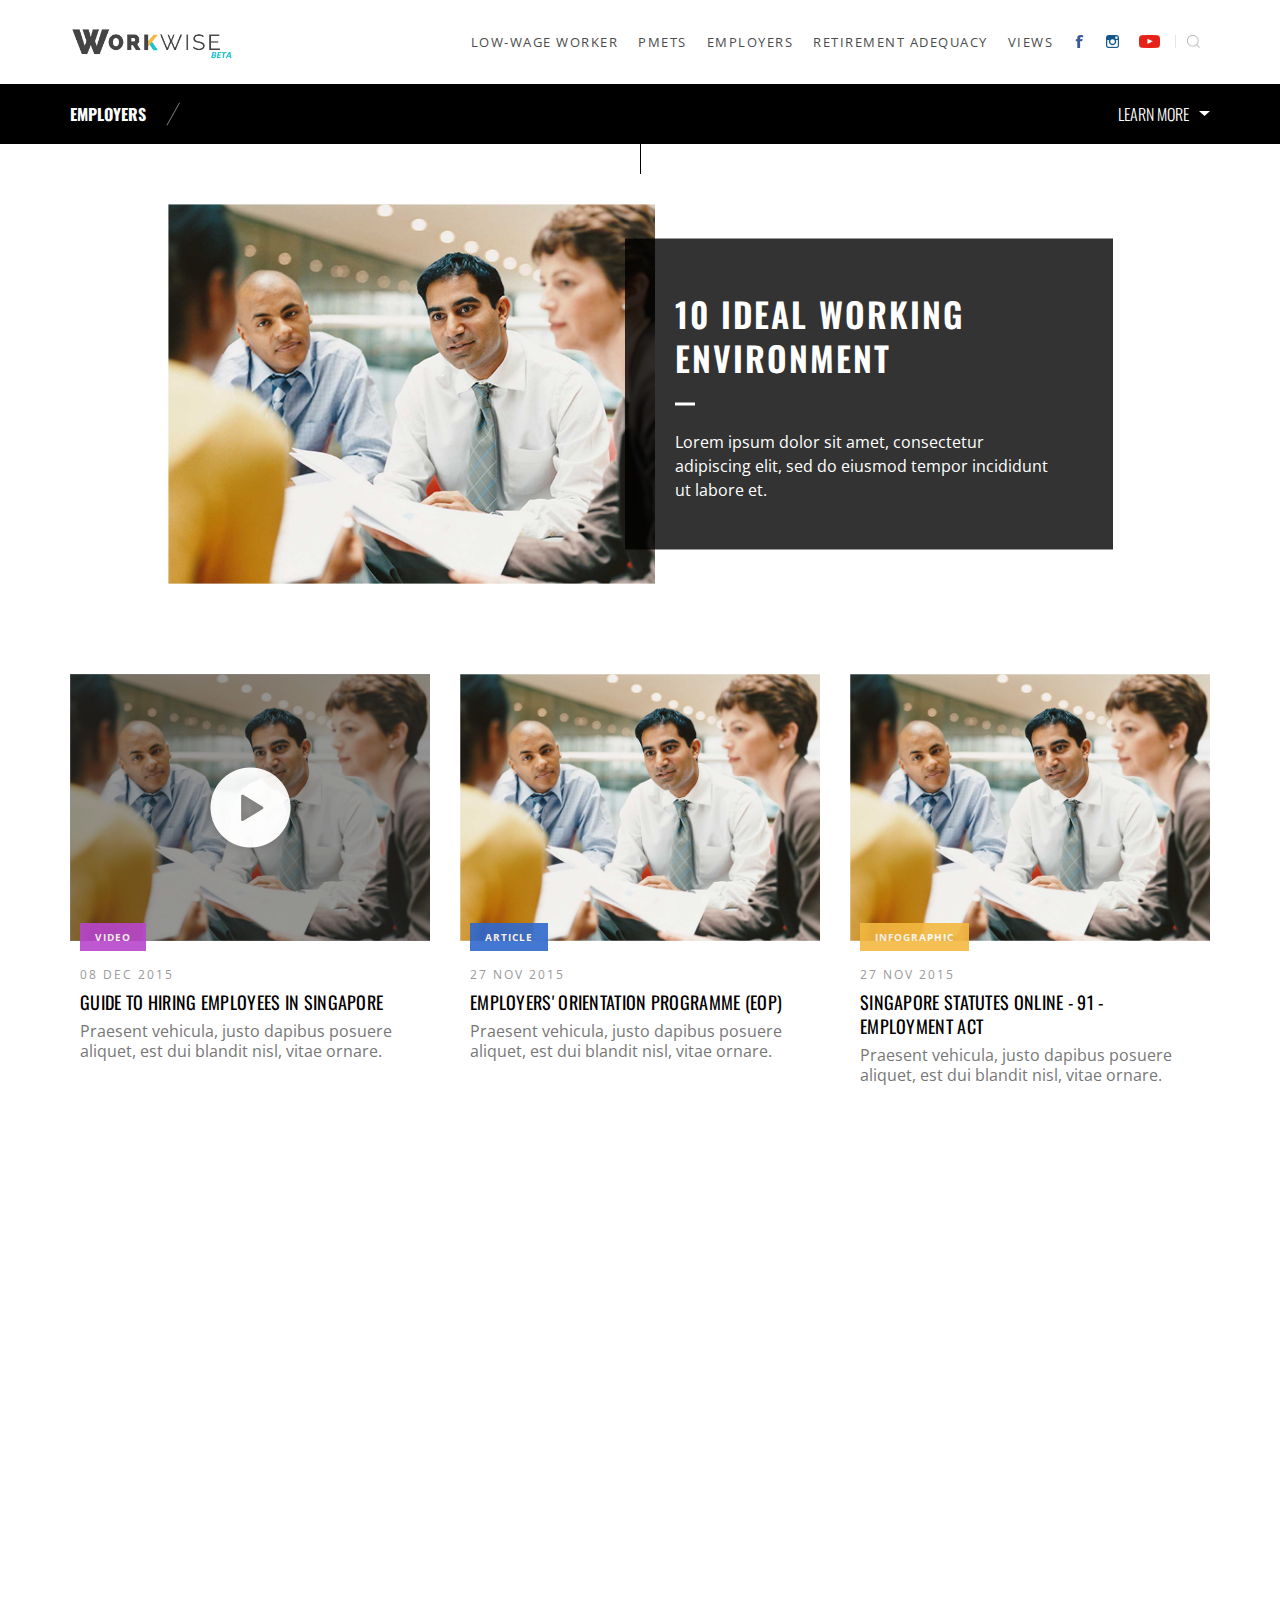
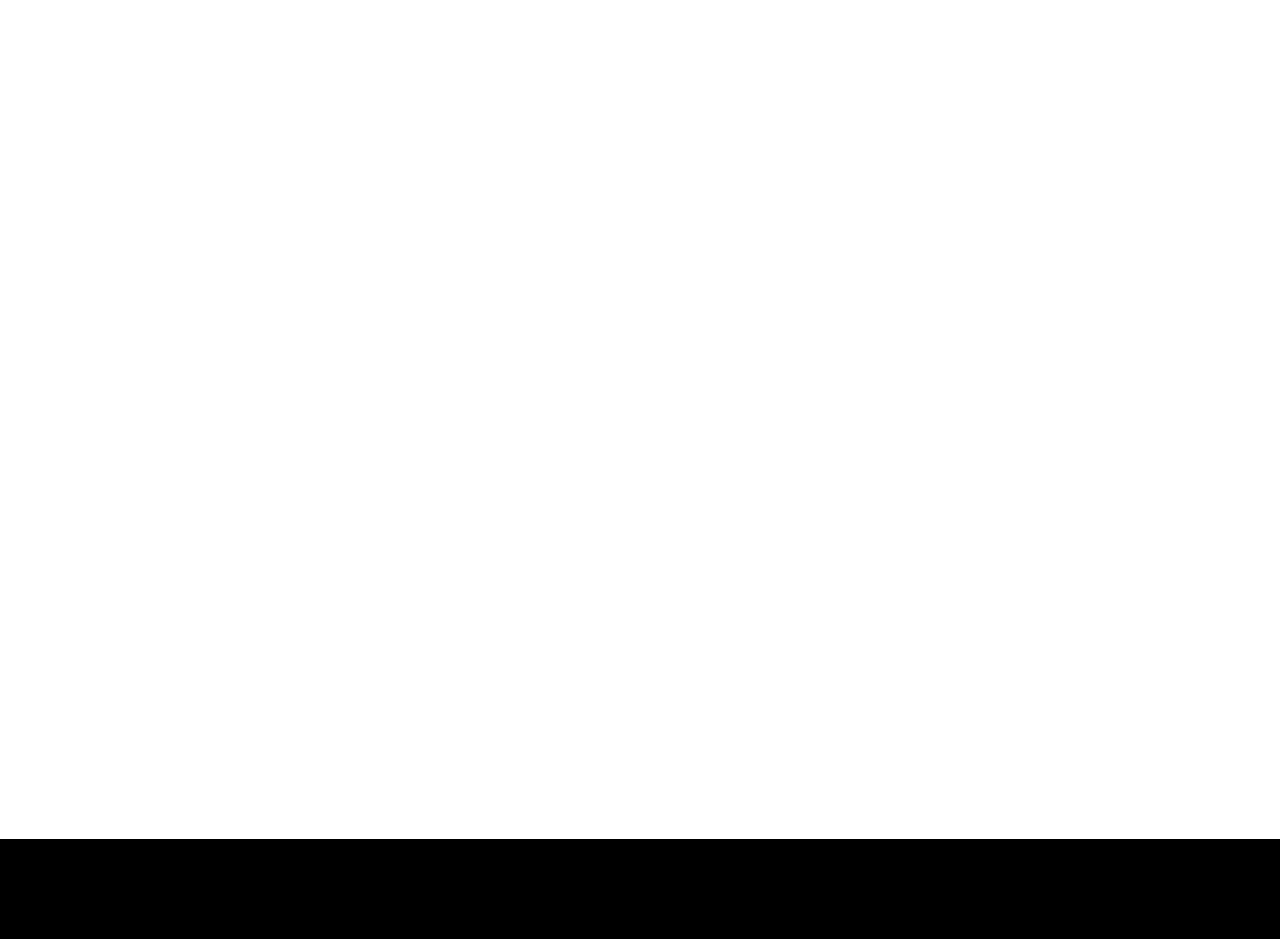
<file: page.html>
<!doctype html>

<html>
	<head>
        <meta charset="utf-8">
        <meta http-equiv="X-UA-Compatible" content="IE=edge" />

    	<title>WW | Template Page Title</title>

        <meta http-equiv="Content-Type" content="application/xhtml+xml; charset=utf-8" />
        <meta name="language" content="en" />
        <meta name="apple-mobile-web-app-capable" content="yes" />
        <meta name="viewport" content="width=device-width, initial-scale=1, maximum-scale=1, user-scalable=0" />
        <link rel="shortcut icon" type="image/png" href="assets/images/favicon.png"/>

    	<!-- ********************************* -->
        <!--          START CSS FILES          -->
        <!-- ********************************* -->

        <!-- CSS FILE : RESETS -->
        <link type="text/css" rel="stylesheet" media="all" href="assets/css/normalize.css" />
        <link type="text/css" rel="stylesheet" media="all" href="assets/css/reset.css" />
        <link type="text/css" rel="stylesheet" media="all" href="assets/css/form-reset.css" />

        <!-- CSS FILE : SWIPER -->
        <link type="text/css" rel="stylesheet" media="all" href="assets/css/swiper.css" />

        <!-- CSS FILE : ANIMATION -->
        <link type="text/css" rel="stylesheet" media="all" href="assets/css/animate.css" />

        <!-- CSS FILE : BOOTSTRAP -->
        <link type="text/css" rel="stylesheet" media="all" href="assets/css/bootstrap.css" />

        <!-- CSS FILE : APPLICATION FONTS -->
        <!-- RALEWAY FAMILY -->
        <link href='https://fonts.googleapis.com/css?family=Raleway:400,100,200,300,500,600,700,800,900' rel='stylesheet' type='text/css'>

        <!-- LOBSTER TWO FAMILY -->
        <link href='https://fonts.googleapis.com/css?family=Lobster' rel='stylesheet' type='text/css'>

        <!-- OSWALD FAMILY -->
        <link href='https://fonts.googleapis.com/css?family=Oswald:400,300,700' rel='stylesheet' type='text/css'>
        
        <!-- OPEN SANS FAMILY -->
        <link href='https://fonts.googleapis.com/css?family=Open+Sans:400,300italic,600,300,700,800,400italic,600italic,700italic,800italic' rel='stylesheet' type='text/css'>

        <!-- CSS FILE : APPPLICATION GENERAL -->
        <link type="text/css" rel="stylesheet" media="all" href="assets/css/theme.css" />
        <link type="text/css" rel="stylesheet" media="all" href="assets/css/app.css" />
        <link type="text/css" rel="stylesheet" media="all" href="assets/css/app_resp.css" />

        <!-- ******************************* -->
        <!--          END CSS FILES          -->
        <!-- ******************************* -->
    </head>










    <body>
        <header class="navigation">
            <div class="container">
                <div class="row">
                    <div class="col-md-2 col-xs-6 col-sm-6 logo">
                        <a href="index.html"> <img src="assets/images/ww-logo-beta.png"> </a>
                    </div>

                    <div class="col-xs-6 col-sm-6 visible-sm visible-xs hidden-md hidden-lg nav_resp">
                        <img src="assets/images/icon-hamburger.png">
                    </div>

                    <div class="col-md-10 col-xs-12 col-sm-12 navbar-resp">
                        <nav>
                            <ul>
                                <li class=""> <a href="#page"> Low-Wage Worker        </a> </li>
                                <li class=""> <a href="#page"> PMETS                  </a> </li>
                                <li class=""> <a href="#page"> Employers              </a> </li>
                                <li class=""> <a href="#page"> Retirement Adequacy    </a> </li>
                                <li class=""> <a href="#page"> Views                  </a> </li>
                                <li class="icons"> 
                                    <a id="topnav_0_HLFacebook" target="_blank" href="https://www.facebook.com/sgministryofmanpower"> <img src="assets/images/icon-facebook.png"> </a>
                                    <a id="topnav_0_HLInstagram" target="_blank" href="https://www.instagram.com/momsgcares/"> <img src="assets/images/icon-instagram.png"> </a>
                                    <a id="topnav_0_HLYoutube" target="_blank" href="https://www.youtube.com/user/MOMsingapore?feature=watch"> <img src="assets/images/icon-youtube.png"> </a>

                                    <a class="searchNav" href="#"> <img src="assets/images/icon-search.png"> </a>
                                </li>
                            </ul>
                        </nav>
                    </div>
                </div>
            </div>

            <div class="searchbar">
                <div class="container">
                    <div class="row">
                        <div class="col-md-9 col-xs-12 searchinput">
                            <form>
                                <input type="text" placeholder="Search">
                            </form>
                            <img class="closesearchbtn" src="assets/images/icon-closeBtn.png">
                        </div>

                        <div class="col-md-3 closeSearch">
                            <p>Press Enter to Search</p>
                            <img class="closesearchbtn" src="assets/images/icon-closeBtn.png">
                        </div>
                    </div>
                </div>
            </div>
        </header>



















        <!-- PAGE TITLE -->
        <section class="page-title">
            <div class="container">
                <div class="row title">
                    <div class="col-md-6 col-sm-6 col-xs-6">
                        <h2>employers</h2>
                    </div>
                    
                    <div class="col-md-6 col-sm-6 col-xs-6 learnmore">
                        <p>learn more</p>
                    </div>
                </div>
            </div>
        </section>

        <!-- PAGE DESCRIPTION -->
        <section class="page-description-content">
            <div class="container">
                <div class="row">
                    <!-- MOBILE: HIDE / DESKTOP: SHOW -->
                    <div class="col-md-3 hidden-sm hidden-xs">
                        <div class="title">
                            <div class="vCenter">
                                <h2> what is employers about? </h2>
                            </div>
                        </div>
                    </div>

                    <div class="col-md-9">
                        <div class="swiper-parentContainer">
                            <div class="swiper-container page-description-content-articles">
                                <div class="swiper-wrapper">
                                    <div class="swiper-slide">
                                        <article style="background-image: url('assets/images/article.png')">
                                            <header>
                                                <div class="vCenter">
                                                    <a href="#single-post">
                                                        <!-- MOBILE: SHOW / DESKTOP: HIDE -->
                                                        <span class="visible-sm visible-xs hidden-md hidden-lg">what is employers about?</span>
                                                        <h2> how to get your legal permit </h2>
                                                    </a>
                                                </div>
                                            </header>
                                        </article>
                                    </div>

                                    <div class="swiper-slide">
                                        <article style="background-image: url('assets/images/article.png')">
                                            <header>
                                                <div class="vCenter">
                                                    <a href="#single-post">
                                                        <!-- MOBILE: SHOW / DESKTOP: HIDE -->
                                                        <span class="visible-sm visible-xs hidden-md hidden-lg">what is employers about?</span>
                                                        <h2> FAQ about employers </h2> 
                                                    </a>
                                                </div>
                                            </header> 
                                        </article>
                                    </div>

                                    <div class="swiper-slide">
                                        <article style="background-image: url('assets/images/article.png')">
                                            <header>
                                                <div class="vCenter">
                                                    <a href="#single-post">
                                                        <!-- MOBILE: SHOW / DESKTOP: HIDE -->
                                                        <span class="visible-sm visible-xs hidden-md hidden-lg">what is employers about?</span>
                                                        <h2> Office standard in 2016 </h2> 
                                                    </a>
                                                </div>
                                            </header> 
                                        </article>
                                    </div>

                                    <div class="swiper-slide">
                                        <article style="background-image: url('assets/images/article.png')">
                                            <header>
                                                <div class="vCenter">
                                                    <a href="#single-post">
                                                        <!-- MOBILE: SHOW / DESKTOP: HIDE -->
                                                        <span class="visible-sm visible-xs hidden-md hidden-lg">what is employers about?</span>
                                                        <h2> how to get your legal permit </h2>
                                                    </a>
                                                </div>
                                            </header>
                                        </article>
                                    </div>
                                </div> 

                                <!-- MOBILE: SHOW / DESKTOP: HIDE -->
                                <div class="swiper-pagination visible-sm visible-xs hidden-md hidden-lg"></div>
                            </div>

                            <!-- MOBILE: HIDE / DESKTOP: SHOW -->
                            <div class="swiper-button-prev hidden-sm hidden-xs"></div>
                            <div class="swiper-button-next hidden-sm hidden-xs"></div>
                        </div>
                    </div>
                </div>
            </div>
        </section>



















        <!-- PAGE HERO -->
        <section class="page-hero">
            <div class="container">
                <div class="row">
                    <div class="col-md-5 col-md-offset-1 col-xs-12 col-sm-12 wow fadeInDown">
                        <figure>
                            <a href="#single-post"> <img src="assets/images/article.png"> </a> 
                        </figure>
                    </div>

                    <div class="col-md-5 col-xs-12 col-sm-12 wow fadeInDown" data-wow-delay="200ms">
                        <div class="page-hero-content">
                            <div class="vCenter">
                                <a href="#single-post">
                                    <header> 10 Ideal Working Environment </header>
                                    <p>Lorem ipsum dolor sit amet, consectetur adipiscing elit, sed do eiusmod tempor incididunt ut labore et.</p>
                                </a>
                            </div>
                        </div>
                    </div>

                </div>
            </div>
        </section>


















        <script>
            /* 
            var itemsPerPage = 9;
            var pagePath = window.location.pathname;
            
            if (pagePath === "/") {
                pagePath = $('#content_1_HidPage').val();
            }

            if (pagePath.charAt(0) === '/') {
                pagePath = pagePath.substr(1);
            }
            $(window).resize(function() {
                if ($( window ).width() < 922) {
                    itemsPerPage = 3;
                } else {
                    itemsPerPage = 9;
                }
            });
            $(document).ready(function () {
                var pageNumber = 1;
                var uriArticleApi = '';
                var uriQuoteApi = '';
                if ($(window).width() < 922) {
                    itemsPerPage = 3;
                } else {
                    itemsPerPage = 9;
                }
                LoadArticlesPage(uriQuoteApi, uriArticleApi, pageNumber);

                $('#BtnLoadMore').click(function () {
                    if ($(window).width() < 922) {
                        itemsPerPage = 3;
                    } else {
                        itemsPerPage = 9;
                    }
                    
                    pageNumber += 1;
                    uriArticleApi = '/api/v1/Workwise/articles?per_page=' + itemsPerPage + '&page=' + pageNumber + '&category=' + pagePath;
                    uriQuoteApi = '/api/v1/Workwise/quotes';

                    $.ajax({
                        // url: urlStringQoutes
                        url: uriQuoteApi,
                        type: 'GET',
                        dataType: "json",

                        success: function (data, textStatus, jqXHR) {
                            var meta = data["Meta"]["Status"];
                            if (meta != "200") {
                                console.log('Error getting data : ' + meta + "-" + data["Meta"]["Message"]);
                                return;
                            }
                            

                            var quotes = data["Response"]["Rows"];
                            var totalCount = data["Response"]["Total_Rows"]
                            if (typeof quotes !== 'undefined' && quotes != null && quotes.length > 0) {
                                var oldQuote = $(".divider .container").html();

                                $(".categories .container").append(oldQuote);

                                var newQuote = '';
                                var tries = 0;
                                do {
                                    var chosen = quotes[Math.floor(Math.random() * quotes.length)];
                                    var quoteText = chosen["Text"];
                                    var quoteType = chosen["Type"];
                                    var quoteImage = chosen["Image"];
                                    var quoteVideo = chosen["VideoId"];
                                    newQuote = "<div class='row dotted qoutes-" + quoteType + " toggle wow fadeInDown'> <div class='col-md-8 col-md-offset-2 col-xs-12'> <p> <span> “ </span> <span class='text'>" + decodeEntities(quoteText) + "</span> <span> ” </span> </p> </div> </div> ";

                                    if (quoteType == "image") {
                                        newQuote = "<div class='row dotted qoutes-" + quoteType + " toggle wow fadeInDown'> <div class='col-md-4 col-md-offset-2 col-xs-12'> <figure> <img src='" + quoteImage + "'> </figure> </div> <div class='col-md-5 col-xs-12 col-xs-offset-0'> <p class='title'> <span>" + decodeEntities(quoteText) + "</span> </p> </div> </div> ";

                                    } else if (quoteType == "video") {
                                        var videoUrl = 'https://www.youtube.com/embed/' + quoteVideo + '?wmode=transparent';
                                        newQuote = "<div class='row dotted qoutes-" + quoteType + " toggle wow fadeInDown'> <div class='col-md-4 col-md-offset-2 col-xs-12'> <figure> <div class='videoCage'><iframe src='" + videoUrl + "' frameborder='0' sandbox='allow-same-origin allow-scripts allow-popups'>" + videoUrl + "</iframe></div></figure> </div> <div class='col-md-5 col-xs-12 col-xs-offset-0'> <p class='title'> <span>" + decodeEntities(quoteText) + "</span> </p> </div> </div> ";
                                    }
                                    tries++;
                                } while (newQuote == oldQuote && totalCount > 1 && tries < 15);

                                $(".divider .container").html(newQuote);
                            }
                        },

                        error: function () {
                            console.log('Failed getting data.');
                        },
                    });

                    $.ajax({
                        // url: urlString
                        url: uriArticleApi,
                        type: 'GET',
                        dataType: "json",

                        success: function (data, textStatus, jqXHR) {
                            var meta = data["Meta"]["Status"];
                            if (meta != "200") {
                                console.log('Error getting data : ' + meta + "-" + data["Meta"]["Message"]);
                                return;
                            }

                            var appendRowArcticle = '';
                            var articles = data["Response"]["Rows"];
                            var totalCount = data["Response"]["Total_Rows"];
                            if (typeof articles !== 'undefined' && articles != null) {
                                for (var i = 0; i < articles.length; i++) {
                                    var title = articles[i]["Title"];
                                    var date = articles[i]["Date"];
                                    var dateAlt = articles[i]["DateAlt"];
                                    var type = articles[i]["Type"];
                                    var image = articles[i]["Image"];
                                    var desc = (articles[i]["Description"] == null || articles[i]["Description"] == 'undefined') ? "" : articles[i]["Description"];
                                    var url = articles[i]["ArticleUrl"];

                                    var appendArcticle = "<div class='col-md-4 col-xs-12 col-sm-12'> <article> <figure class='" + type + "' style='background-image:url(\"" + image +"\")'> <img src='" + image + "'> <span> <a href='#category-label'> " + type + " </a> </span> </figure> <time datetime='" + dateAlt + "' pubdate> " + date + " </time> <header> <a href='" + url + "'>" + title + "</a> </header> <p>" + desc + "</p> </article> </div>";

                                    if (type == "video") {
                                        appendArcticle = "<div class='col-md-4 col-xs-12 col-sm-12'> <article> <figure class='" + type + "' style='background-image:url(\"" + image + "\")'> <img src='" + image + "'> <span> <a href='#category-label'> " + type + " </a> </span> <span class='overlay'> <a href='" + url + "'> </a> </span> </figure> <time datetime='" + dateAlt + "' pubdate> " + date + " </time> <header> <a href='" + url + "'>" + title + "</a> </header> <p>" + desc + "</p> </article> </div>";
                                    };

                                    // opening row tag
                                    if (i % 3 == 0) {
                                        appendRowArcticle += "<div class='row content wow fadeInDown'>" + appendArcticle;
                                    }

                                        // closing row tag
                                    else if (i % 3 == 2) {
                                        appendRowArcticle += appendArcticle + "</div>";
                                    }

                                    else {
                                        appendRowArcticle += appendArcticle;
                                    }
                                };

                                $(".categories .container").append(appendRowArcticle);
                                if (totalCount <= itemsPerPage * pageNumber) {
                                    $('#BtnLoadMore').hide();
                                }
                            }
                        },

                        error: function () {
                            console.log('Failed getting articles.');
                        },
                    });
                });

               
            });
          
            var LoadArticlesPage = function (uriQuoteApi, uriArticleApi, pageNumber) {
                uriArticleApi = '/api/v1/Workwise/articles?per_page=' + itemsPerPage + '&page=' + pageNumber + '&category=' + pagePath;
                uriQuoteApi = '/api/v1/Workwise/quotes';

                $.ajax({
                    url: uriQuoteApi,
                    type: 'GET',
                    dataType: "json",

                    success: function (data, textStatus, jqXHR) {
                        var meta = data["Meta"]["Status"];
                        if (meta != "200") {
                            console.log('Error getting data : ' + meta + "-" + data["Meta"]["Message"]);
                            return;
                        }
                        var quotes = data["Response"]["Rows"];
                        if (typeof quotes !== 'undefined' && quotes != null && quotes.length > 0) {
                            var newQuote = '';

                            var chosen = quotes[Math.floor(Math.random() * quotes.length)];

                            var quoteText = chosen["Text"];
                            var quoteType = chosen["Type"];
                            var quoteImage = chosen["Image"];
                            var quoteVideo = chosen["VideoId"];
                            newQuote = "<div class='row dotted qoutes-" + quoteType + " toggle wow fadeInDown'> <div class='col-md-8 col-md-offset-2 col-xs-12'> <p> <span> “ </span> <span class='text'>" + decodeEntities(quoteText) + "</span> <span> ” </span> </p> </div> </div> ";

                            if (quoteType == "image") {
                                newQuote = "<div class='row dotted qoutes-" + quoteType + " toggle wow fadeInDown'> <div class='col-md-4 col-md-offset-2 col-xs-12'> <figure> <img src='" + quoteImage + "'> </figure> </div> <div class='col-md-5 col-xs-12 col-xs-offset-0'> <p class='title'> <span>" + decodeEntities(quoteText) + "</span> </p> </div> </div> ";

                            } else if (quoteType == "video") {
                                var videoUrl = 'https://www.youtube.com/embed/' + quoteVideo + '?wmode=transparent';
                                newQuote = "<div class='row dotted qoutes-" + quoteType + " toggle wow fadeInDown'> <div class='col-md-4 col-md-offset-2 col-xs-12'> <figure> <div class='videoCage'><iframe src='" + videoUrl + "' frameborder='0' sandbox='allow-same-origin allow-scripts allow-popups'>" + videoUrl + "</iframe></div></figure> </div> <div class='col-md-5 col-xs-12 col-xs-offset-0'> <p class='title'> <span>" + decodeEntities(quoteText) + "</span> </p> </div> </div> ";
                            }

                            $(".divider .container").html(newQuote);
                        }
                       
                    },
                    error: function () {
                        console.log("Error retrieving quotes");
                    }

                });

                $.ajax({
                    url: uriArticleApi,
                    type: 'GET',
                    dataType: "json",

                    success: function (data, textStatus, jqXHR) {
                        var meta = data["Meta"]["Status"];
                        if (meta != "200") {
                            console.log('Error getting data : ' + meta + "-" + data["Meta"]["Message"]);
                            return;
                        }
                        var appendRowArticle = '';
                        var articles = data["Response"]["Rows"];
                        var totalCount = data["Response"]["Total_Rows"];
                        if (typeof articles !== 'undefined' && articles != null) {
                            for (var i = 0; i < articles.length; i++) {
                                var title = articles[i]["Title"];
                                var date = articles[i]["Date"];
                                var dateAlt = articles[i]["DateAlt"];
                                var type = articles[i]["Type"];
                                var image = articles[i]["Image"];
                                var desc = (articles[i]["Description"] == null || articles[i]["Description"] == 'undefined') ? "" : articles[i]["Description"];
                                var url = articles[i]["ArticleUrl"];

                                var appendArticle = "<div class='col-md-4 col-xs-12 col-sm-12'> <article> <figure class='" + type + "' style='background-image:url(\"" + image + "\")'><img src='" + image + "'> <span> <a href='#category-label'> " + type + " </a> </span> </figure> <time datetime='" + dateAlt + "' pubdate> " + date + " </time> <header> <a href='" + url + "'>" + title + "</a> </header> <p>" + desc + "</p> </article> </div>";
                                if (type == "video") {
                                    appendArticle = "<div class='col-md-4 col-xs-12 col-sm-12'> <article> <figure class='" + type + "' style='background-image:url(\"" + image + "\")'> <img src='" + image + "'> <span> <a href='#category-label'> " + type + " </a> </span> <span class='overlay'> <a href='" + url + "'> </a> </span> </figure>  <time datetime='" + dateAlt + "' pubdate> " + date + " </time> <header> <a href='" + url + "'>" + title + "</a> </header> <p>" + desc + "</p> </article> </div>";
                                }

                                // opening row tag
                                if (i % 3 == 0) {
                                    appendRowArticle += "<div class='row content wow fadeInDown'>" + appendArticle;
                                }

                                    // closing row tag
                                else if (i % 3 == 2) {
                                    appendRowArticle += appendArticle + "</div>";
                                }

                                else {
                                    appendRowArticle += appendArticle;
                                }
                            }
                            $(".categories .container").append(appendRowArticle);
                            if (totalCount <= itemsPerPage) {
                                $('#BtnLoadMore').hide();
                            }
                        }

                    }
                });
            };

            var decodeEntities = (function () {
                
                var element = document.createElement('div');

                function decodeHTMLEntities(str) {
                    if (str && typeof str === 'string') {
                        // strip script/html tags
                        str = str.replace(/<script[^>]*>([\S\s]*?)<\/script>/gmi, '');
                        str = str.replace(/<\/?\w(?:[^"'>]|"[^"]*"|'[^']*')*>/gmi, '');
                        element.innerHTML = str;
                        str = element.textContent;
                        element.textContent = '';
                    }

                    return str;
                }

                return decodeHTMLEntities;
            })();
            */ 
        </script>

        <!-- PAGE CATEGORIES -->
        <section class="categories">
            <div class="container">
                <div class="row content wow fadeInDown">
                    <!-- 3 -->
                    <div class="col-md-4 col-xs-12 col-sm-12">
                        <article>
                            <figure class="video" style="background-image: url('assets/images/article.png')">  
                                <a href="#single-post">
                                    <img src="assets/images/article.png">
                                </a>
                                <span> <a href="category.html"> video </a> </span>
                                <span class="overlay"> <a href="#single-post"> </a> </span>
                            </figure>

                            <time datetime="2015-12-08" pubdate> 08 Dec 2015 </time>
                            <header> <a href="#single-post"> Guide to hiring Employees in Singapore </a> </header>
                            <p> Praesent vehicula, justo dapibus posuere aliquet, est dui blandit nisl, vitae ornare. </p>
                        </article>
                    </div>

                    <div class="col-md-4 col-xs-12 col-sm-12">
                        <article>
                            <figure class="article" style="background-image: url('assets/images/article.png')"> 
                                <a href="#single-post">
                                    <img src="assets/images/article.png">
                                </a>
                                <span> <a href="category.html"> article </a> </span>
                            </figure>
                            
                            <time datetime="2015-11-27" pubdate> 27 Nov 2015 </time>
                            <header> <a href="#single-post"> Employers' Orientation Programme (EOP) </a> </header>
                            <p> Praesent vehicula, justo dapibus posuere aliquet, est dui blandit nisl, vitae ornare. </p>
                        </article>
                    </div>

                    <div class="col-md-4 col-xs-12 col-sm-12">
                        <article>
                            <figure class="infographic" style="background-image: url('assets/images/article.png')"> 
                                <a href="#single-post">
                                    <img src="assets/images/article.png">
                                </a>
                                <span> <a href="category.html"> infographic </a> </span>
                            </figure>

                            <time datetime="2015-11-27" pubdate> 27 Nov 2015 </time>
                            <header> <a href="#single-post"> Singapore Statutes Online - 91 - Employment Act </a> </header>
                            <p> Praesent vehicula, justo dapibus posuere aliquet, est dui blandit nisl, vitae ornare. </p>
                        </article>
                    </div>
                </div>


                
                <div class="row content wow fadeInDown">
                    <!-- 3 -->
                    <div class="col-md-4 col-xs-12 col-sm-12">
                        <article>
                            <figure class="article" style="background-image: url('assets/images/article.png')"> 
                                <a href="#single-post">
                                    <img src="assets/images/article.png">
                                </a>
                                <span> <a href="category.html"> article </a> </span>
                            </figure>

                            <time datetime="2015-12-08" pubdate> 08 Dec 2015 </time>
                            <header> <a href="#single-post"> Employers' Orientation Programme - Singapore Polytechnic </a> </header>
                            <p> Praesent vehicula, justo dapibus posuere aliquet, est dui blandit nisl, vitae ornare. </p>
                        </article>
                    </div>

                    <div class="col-md-4 col-xs-12 col-sm-12">
                        <article>
                            <figure class="article" style="background-image: url('assets/images/article.png')"> 
                                <a href="#single-post">
                                    <img src="assets/images/article.png">
                                </a>
                                <span> <a href="category.html"> article </a> </span>
                            </figure>

                            <time datetime="2015-11-27" pubdate> 27 Nov 2015 </time>
                            <header> <a href="#single-post"> The Employer Alliance </a> </header>
                            <p> Praesent vehicula, justo dapibus posuere aliquet, est dui blandit nisl, vitae ornare. </p>
                        </article>
                    </div>

                    <div class="col-md-4 col-xs-12 col-sm-12">
                        <article>
                            <figure class="gallery" style="background-image: url('assets/images/article.png')"> 
                                <a href="#single-post">
                                    <img src="assets/images/article.png">
                                </a>
                                <span> <a href="category.html"> gallery </a> </span>
                            </figure>

                            <time datetime="2015-11-27" pubdate> 27 Nov 2015 </time>
                            <header> <a href="#single-post"> CPF Contribution and Allocation Rates LOREM IPSUM </a> </header>
                            <p> Praesent vehicula, justo dapibus posuere aliquet, est dui blandit nisl, vitae ornare. </p>
                        </article>
                    </div>
                </div>


                
                <div class="row content wow fadeInDown">
                    <!-- 3 -->
                    <div class="col-md-4 col-xs-12 col-sm-12">
                        <article>
                            <figure class="infographic" style="background-image: url('assets/images/article.png')"> 
                                <a href="#single-post">
                                    <img src="assets/images/article.png">
                                </a>
                                <span> <a href="category.html"> infographic </a> </span>
                            </figure>

                            <time datetime="2015-12-08" pubdate> 08 Dec 2015 </time>
                            <header> <a href="#single-post"> Employment - Law Society of Singapore </a> </header>
                            <p> Praesent vehicula, justo dapibus posuere aliquet, est dui blandit nisl, vitae ornare. </p>
                        </article>
                    </div>

                    <div class="col-md-4 col-xs-12 col-sm-12">
                        <article>
                            <figure class="article" style="background-image: url('assets/images/article.png')"> 
                                <a href="#single-post">
                                    <img src="assets/images/article.png">
                                </a>
                                <span> <a href="category.html"> article </a> </span>
                            </figure>

                            <time datetime="2015-11-27" pubdate> 27 Nov 2015 </time>
                            <header> <a href="#single-post"> Who can hire foreign domestic helpers? </a> </header>
                            <p> Praesent vehicula, justo dapibus posuere aliquet, est dui blandit nisl, vitae ornare. </p>
                        </article>
                    </div>

                    <div class="col-md-4 col-xs-12 col-sm-12">
                        <article>
                            <figure class="article" style="background-image: url('assets/images/article.png')"> 
                                <a href="#single-post">
                                    <img src="assets/images/article.png">
                                </a>
                                <span> <a href="category.html"> article </a> </span>
                            </figure>

                            <time datetime="2015-11-27" pubdate> 27 Nov 2015 </time>
                            <header> <a href="#single-post"> CPF Contribution rate changes and related assistance measures </a> </header>
                            <p> Praesent vehicula, justo dapibus posuere aliquet, est dui blandit nisl, vitae ornare. </p>
                        </article>
                    </div>
                </div>
            
                <!-- random qoutes -->

            </div>
        </section>

        <section class="loadmore wow fadeInDown">
            <div class="container">
                <div class="row">
                    <div class="col-md-4 col-md-offset-4 col-xs-12 col-sm-12">
                        <p> <a href="#loadmore_post"> <span></span>  <span>load more</span> <span></span> </a></p>
                    </div>
                </div>
            </div>
        </section>

        <!-- DIVIDER  -->
        <section class="divider">
            <div class="container">
                <!-- QOUTES -->
                <div class="row dotted qoutes-text toggle wow fadeInDown">
                    <div class="col-md-8 col-md-offset-2 col-xs-12">
                        <p> 
                            <span> “ </span>
                            <span class="text"> Train your mind to see the good in every situation </span>
                            <span> ” </span>
                        </p>
                    </div>
                </div>
            </div>
        </section>



















        <!-- FOOTER -->
        <footer>
            <div class="container wow fadeInDown">
                <div class="row">
                    <div class="col-md-6 col-xs-12 col-sm-12">
                        <ul>
                            <li> <a href="#page"> Terms of Use       </a> </li>
                            <li> <a href="#page"> Privacy Statement  </a> </li>
                            <li> <a href="#page"> Feedback           </a> </li>
                            <li> <a href="#page"> Contact            </a> </li>
                        </ul>
                    </div>

                    <div class="col-md-6 col-xs-12 col-sm-12">
                        <p class="copyright"> Copyright &copy; 2016 Government of Singapore </p>
                    </div>
                </div>
            </div>
        </footer>
    </body>









    <!-- ******************************** -->
    <!--          START JS FILES          -->
    <!-- ******************************** -->

    <!-- JS FILE : GENERAL -->
    <script type="text/javascript" src="assets/js/jquery-1.11.3.js"></script>
    <script type="text/javascript" src="assets/js/modernizr.js"></script>

    <!-- JS FILE : SWIPER -->
    <script type="text/javascript" src="assets/js/swiper.js"></script>

    <!-- JS FILE : WOW -->
    <script type="text/javascript" src="assets/js/wow.js"></script>

    <!-- JS FILE : BOOTSTRAP -->
    <script type="text/javascript" src="assets/js/bootstrap.js"></script>
 
    <!-- JS FILE : APPLICATION GENERAL -->
    <script type="text/javascript" src="assets/js/app.js"></script>

    <!-- ****************************** -->
    <!--          END JS FILES          -->
    <!-- ****************************** -->

    <!-- /*************************************************************************/ -->
    <!-- /*************************************************************************/ -->
    <!--     _|_|_|_|  _|_|_|  _|      _|  _|      _|                                -->
    <!--     _|          _|      _|  _|      _|  _|                                  -->
    <!--     _|_|_|      _|        _|          _|                                    -->
    <!--     _|          _|      _|  _|      _|  _|                                  -->
    <!--     _|        _|_|_|  _|      _|  _|      _|                                -->
    <!-- /*************************************************************************/ -->
    <!--     _|_|_|    _|_|_|    _|_|_|  _|_|_|  _|_|_|_|_|    _|_|    _|            -->
    <!--     _|    _|    _|    _|          _|        _|      _|    _|  _|            -->
    <!--     _|    _|    _|    _|  _|_|    _|        _|      _|_|_|_|  _|            -->
    <!--     _|    _|    _|    _|    _|    _|        _|      _|    _|  _|            -->
    <!--     _|_|_|    _|_|_|    _|_|_|  _|_|_|      _|      _|    _|  _|_|_|_|      -->
    <!-- /*************************************************************************/ -->
    <!-- /*************************************************************************/ -->
</html>
</file>
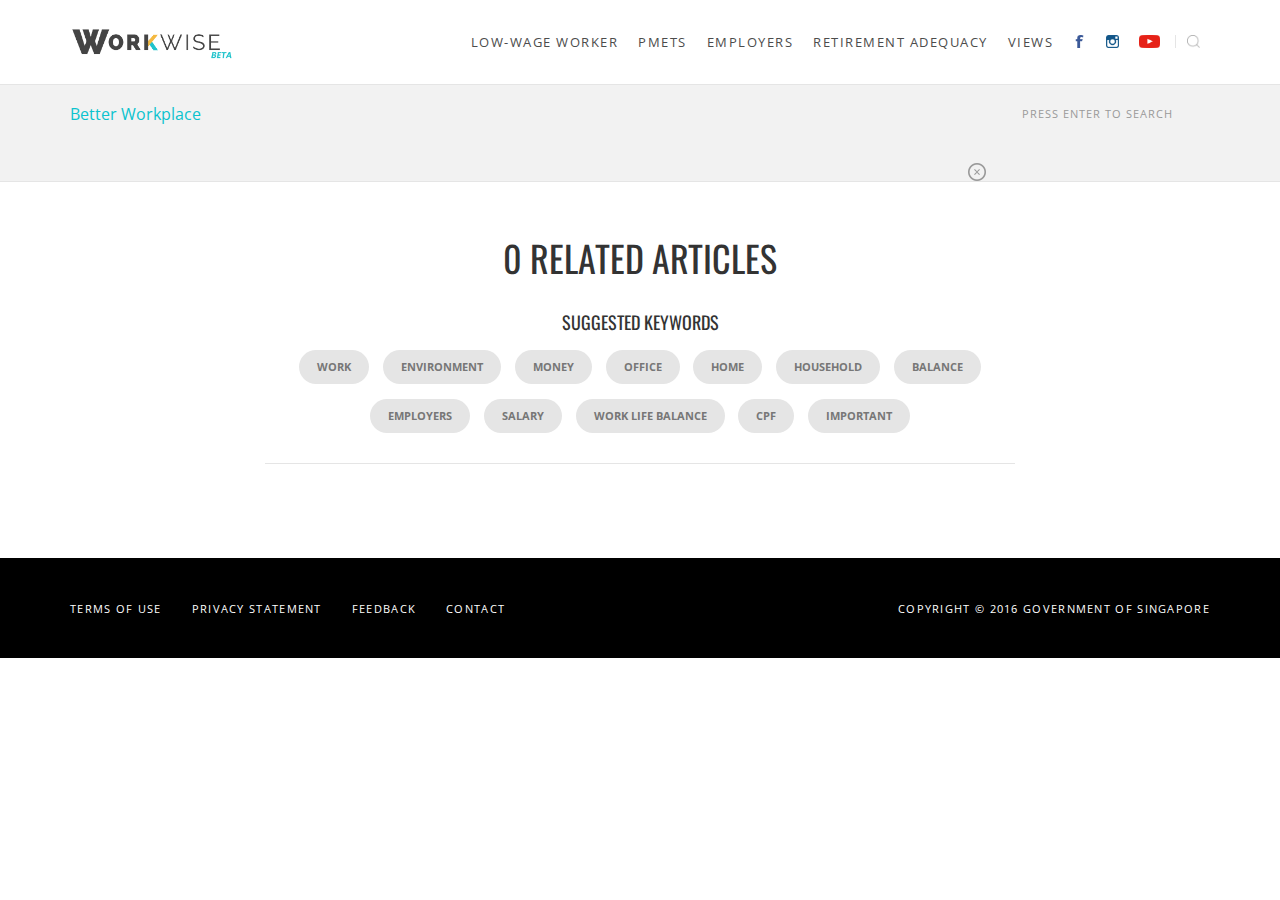
<file: search-empty.html>
<!doctype html>

<html>
	<head>
        <meta charset="utf-8">
        <meta http-equiv="X-UA-Compatible" content="IE=edge" />

    	<title>WW | Search Title</title>

        <meta http-equiv="Content-Type" content="application/xhtml+xml; charset=utf-8" />
        <meta name="language" content="en" />
        <meta name="apple-mobile-web-app-capable" content="yes" />
        <meta name="viewport" content="width=device-width, initial-scale=1, maximum-scale=1, user-scalable=0" />
        <link rel="shortcut icon" type="image/png" href="assets/images/favicon.png"/>

    	<!-- ********************************* -->
        <!--          START CSS FILES          -->
        <!-- ********************************* -->

        <!-- CSS FILE : RESETS -->
        <link type="text/css" rel="stylesheet" media="all" href="assets/css/normalize.css" />
        <link type="text/css" rel="stylesheet" media="all" href="assets/css/reset.css" />
        <link type="text/css" rel="stylesheet" media="all" href="assets/css/form-reset.css" />

        <!-- CSS FILE : SWIPER -->
        <link type="text/css" rel="stylesheet" media="all" href="assets/css/swiper.css" />

        <!-- CSS FILE : ANIMATION -->
        <link type="text/css" rel="stylesheet" media="all" href="assets/css/animate.css" />

        <!-- CSS FILE : BOOTSTRAP -->
        <link type="text/css" rel="stylesheet" media="all" href="assets/css/bootstrap.css" />

        <!-- CSS FILE : APPLICATION FONTS -->
        <!-- RALEWAY FAMILY -->
        <link href='https://fonts.googleapis.com/css?family=Raleway:400,100,200,300,500,600,700,800,900' rel='stylesheet' type='text/css'>

        <!-- LOBSTER TWO FAMILY -->
        <link href='https://fonts.googleapis.com/css?family=Lobster' rel='stylesheet' type='text/css'>

        <!-- OSWALD FAMILY -->
        <link href='https://fonts.googleapis.com/css?family=Oswald:400,300,700' rel='stylesheet' type='text/css'>
        
        <!-- OPEN SANS FAMILY -->
        <link href='https://fonts.googleapis.com/css?family=Open+Sans:400,300italic,600,300,700,800,400italic,600italic,700italic,800italic' rel='stylesheet' type='text/css'>

        <!-- CSS FILE : APPPLICATION GENERAL -->
        <link type="text/css" rel="stylesheet" media="all" href="assets/css/theme.css" />
        <link type="text/css" rel="stylesheet" media="all" href="assets/css/app.css" />
        <link type="text/css" rel="stylesheet" media="all" href="assets/css/app_resp.css" />

        <!-- ******************************* -->
        <!--          END CSS FILES          -->
        <!-- ******************************* -->
    </head>










    <body>
        <header class="navigation searchOpen">
            <div class="container">
                <div class="row">
                    <div class="col-md-2 col-xs-6 col-sm-6 logo">
                        <a href="index.html"> <img src="assets/images/ww-logo-beta.png"> </a>
                    </div>

                    <div class="col-xs-6 col-sm-6 visible-sm visible-xs hidden-md hidden-lg nav_resp">
                        <img src="assets/images/icon-hamburger.png">
                    </div>

                    <div class="col-md-10 col-xs-12 col-sm-12 navbar-resp">
                        <nav>
                            <ul>
                                <li class=""> <a href="#page"> Low-Wage Worker        </a> </li>
                                <li class=""> <a href="#page"> PMETS                  </a> </li>
                                <li class=""> <a href="#page"> Employers              </a> </li>
                                <li class=""> <a href="#page"> Retirement Adequacy    </a> </li>
                                <li class=""> <a href="#page"> Views                  </a> </li>
                                <li class="icons"> 
                                    <a id="topnav_0_HLFacebook" target="_blank" href="https://www.facebook.com/sgministryofmanpower"> <img src="assets/images/icon-facebook.png"> </a>
                                    <a id="topnav_0_HLInstagram" target="_blank" href="https://www.instagram.com/momsgcares/"> <img src="assets/images/icon-instagram.png"> </a>
                                    <a id="topnav_0_HLYoutube" target="_blank" href="https://www.youtube.com/user/MOMsingapore?feature=watch"> <img src="assets/images/icon-youtube.png"> </a>

                                    <a class="searchNav" href="#"> <img src="assets/images/icon-search.png"> </a>
                                </li>
                            </ul>
                        </nav>
                    </div>
                </div>
            </div>

            <div class="searchbar">
                <div class="container">
                    <div class="row">
                        <div class="col-md-9 col-xs-12 searchinput">
                            <form>
                                <input type="text" placeholder="Search" value="Better Workplace">
                            </form>
                            <img class="closesearchbtn" src="assets/images/icon-closeBtn.png">
                        </div>

                        <div class="col-md-3 closeSearch">
                            <p>Press Enter to Search</p>
                            <img class="closesearchbtn" src="assets/images/icon-closeBtn.png">
                        </div>
                    </div>
                </div>
            </div>
        </header>


















        <!-- SEARCHES -->
        <section class="searches">
            <div class="container">
                <div class="row wow fadeInDown">
                    <h1>0 related Articles</h1>
                    <p>Suggested Keywords</p>
                </div>

                <div class="row">
                    <div class="col-md-8 col-md-offset-2 col-xs-12 col-sm-12">
                        <ul class="wow fadeInDown">
                            <li><a href="search-tags.html">work</a></li>
                            <li><a href="search-tags.html">environment</a></li>
                            <li><a href="search-tags.html">money</a></li>
                            <li><a href="search-tags.html">office</a></li>
                            <li><a href="search-tags.html">home</a></li>
                            <li><a href="search-tags.html">household</a></li>
                            <li><a href="search-tags.html">balance</a></li>
                            <li><a href="search-tags.html">employers</a></li>
                            <li><a href="search-tags.html">salary</a></li>
                            <li><a href="search-tags.html">work life balance</a></li>
                            <li><a href="search-tags.html">cpf</a></li>
                            <li><a href="search-tags.html">important</a></li>
                        </ul>
                    </div>
                </div>
            </div>
        </section>

        <section class="loadmore wow fadeInDown">
            <div class="container">
                <!-- <div class="row">
                    <div class="col-md-4 col-md-offset-4 col-xs-12 col-sm-12">
                        <p> <a href="#loadmore_post"> <span></span>  <span>load more</span> <span></span> </a></p>
                    </div>
                </div> -->
            </div>
        </section>



















        <!-- FOOTER -->
        <footer>
            <div class="container wow fadeInDown">
                <div class="row">
                    <div class="col-md-6 col-xs-12 col-sm-12">
                        <ul>
                            <li> <a href="#page"> Terms of Use       </a> </li>
                            <li> <a href="#page"> Privacy Statement  </a> </li>
                            <li> <a href="#page"> Feedback           </a> </li>
                            <li> <a href="#page"> Contact            </a> </li>
                        </ul>
                    </div>

                    <div class="col-md-6 col-xs-12 col-sm-12">
                        <p class="copyright"> Copyright &copy; 2016 Government of Singapore </p>
                    </div>
                </div>
            </div>
        </footer>
    </body>









    <!-- ******************************** -->
    <!--          START JS FILES          -->
    <!-- ******************************** -->

    <!-- JS FILE : GENERAL -->
    <script type="text/javascript" src="assets/js/jquery-1.11.3.js"></script>
    <script type="text/javascript" src="assets/js/modernizr.js"></script>

    <!-- JS FILE : SWIPER -->
    <script type="text/javascript" src="assets/js/swiper.js"></script>

    <!-- JS FILE : WOW -->
    <script type="text/javascript" src="assets/js/wow.js"></script>

    <!-- JS FILE : BOOTSTRAP -->
    <script type="text/javascript" src="assets/js/bootstrap.js"></script>
 
    <!-- JS FILE : APPLICATION GENERAL -->
    <script type="text/javascript" src="assets/js/app.js"></script>

    <!-- ****************************** -->
    <!--          END JS FILES          -->
    <!-- ****************************** -->

    <!-- /*************************************************************************/ -->
    <!-- /*************************************************************************/ -->
    <!--     _|_|_|_|  _|_|_|  _|      _|  _|      _|                                -->
    <!--     _|          _|      _|  _|      _|  _|                                  -->
    <!--     _|_|_|      _|        _|          _|                                    -->
    <!--     _|          _|      _|  _|      _|  _|                                  -->
    <!--     _|        _|_|_|  _|      _|  _|      _|                                -->
    <!-- /*************************************************************************/ -->
    <!--     _|_|_|    _|_|_|    _|_|_|  _|_|_|  _|_|_|_|_|    _|_|    _|            -->
    <!--     _|    _|    _|    _|          _|        _|      _|    _|  _|            -->
    <!--     _|    _|    _|    _|  _|_|    _|        _|      _|_|_|_|  _|            -->
    <!--     _|    _|    _|    _|    _|    _|        _|      _|    _|  _|            -->
    <!--     _|_|_|    _|_|_|    _|_|_|  _|_|_|      _|      _|    _|  _|_|_|_|      -->
    <!-- /*************************************************************************/ -->
    <!-- /*************************************************************************/ -->
</html>
</file>
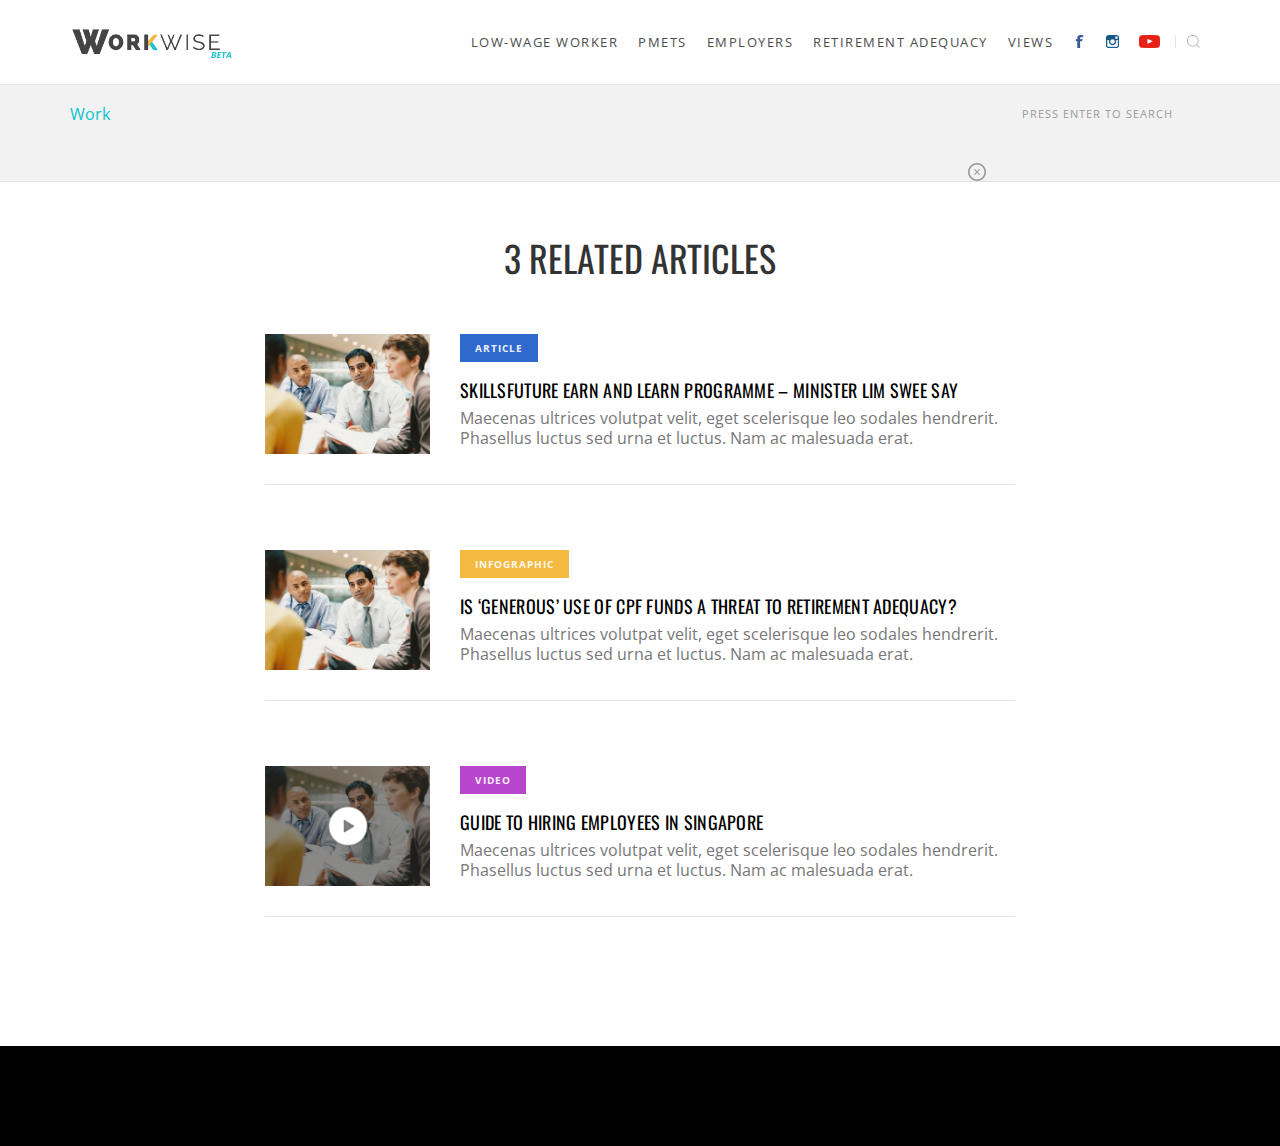
<file: search-tags.html>
<!doctype html>

<html>
	<head>
        <meta charset="utf-8">
        <meta http-equiv="X-UA-Compatible" content="IE=edge" />

    	<title>WW | Search Title</title>

        <meta http-equiv="Content-Type" content="application/xhtml+xml; charset=utf-8" />
        <meta name="language" content="en" />
        <meta name="apple-mobile-web-app-capable" content="yes" />
        <meta name="viewport" content="width=device-width, initial-scale=1, maximum-scale=1, user-scalable=0" />
        <link rel="shortcut icon" type="image/png" href="assets/images/favicon.png"/>

    	<!-- ********************************* -->
        <!--          START CSS FILES          -->
        <!-- ********************************* -->

        <!-- CSS FILE : RESETS -->
        <link type="text/css" rel="stylesheet" media="all" href="assets/css/normalize.css" />
        <link type="text/css" rel="stylesheet" media="all" href="assets/css/reset.css" />
        <link type="text/css" rel="stylesheet" media="all" href="assets/css/form-reset.css" />

        <!-- CSS FILE : SWIPER -->
        <link type="text/css" rel="stylesheet" media="all" href="assets/css/swiper.css" />

        <!-- CSS FILE : ANIMATION -->
        <link type="text/css" rel="stylesheet" media="all" href="assets/css/animate.css" />

        <!-- CSS FILE : BOOTSTRAP -->
        <link type="text/css" rel="stylesheet" media="all" href="assets/css/bootstrap.css" />

        <!-- CSS FILE : APPLICATION FONTS -->
        <!-- RALEWAY FAMILY -->
        <link href='https://fonts.googleapis.com/css?family=Raleway:400,100,200,300,500,600,700,800,900' rel='stylesheet' type='text/css'>

        <!-- LOBSTER TWO FAMILY -->
        <link href='https://fonts.googleapis.com/css?family=Lobster' rel='stylesheet' type='text/css'>

        <!-- OSWALD FAMILY -->
        <link href='https://fonts.googleapis.com/css?family=Oswald:400,300,700' rel='stylesheet' type='text/css'>
        
        <!-- OPEN SANS FAMILY -->
        <link href='https://fonts.googleapis.com/css?family=Open+Sans:400,300italic,600,300,700,800,400italic,600italic,700italic,800italic' rel='stylesheet' type='text/css'>

        <!-- CSS FILE : APPPLICATION GENERAL -->
        <link type="text/css" rel="stylesheet" media="all" href="assets/css/theme.css" />
        <link type="text/css" rel="stylesheet" media="all" href="assets/css/app.css" />
        <link type="text/css" rel="stylesheet" media="all" href="assets/css/app_resp.css" />

        <!-- ******************************* -->
        <!--          END CSS FILES          -->
        <!-- ******************************* -->
    </head>










    <body>
        <header class="navigation searchOpen">
            <div class="container">
                <div class="row">
                    <div class="col-md-2 col-xs-6 col-sm-6 logo">
                        <a href="index.html"> <img src="assets/images/ww-logo-beta.png"> </a>
                    </div>

                    <div class="col-xs-6 col-sm-6 visible-sm visible-xs hidden-md hidden-lg nav_resp">
                        <img src="assets/images/icon-hamburger.png">
                    </div>

                    <div class="col-md-10 col-xs-12 col-sm-12 navbar-resp">
                        <nav>
                            <ul>
                                <li class=""> <a href="#page"> Low-Wage Worker        </a> </li>
                                <li class=""> <a href="#page"> PMETS                  </a> </li>
                                <li class=""> <a href="#page"> Employers              </a> </li>
                                <li class=""> <a href="#page"> Retirement Adequacy    </a> </li>
                                <li class=""> <a href="#page"> Views                  </a> </li>
                                <li class="icons"> 
                                    <a id="topnav_0_HLFacebook" target="_blank" href="https://www.facebook.com/sgministryofmanpower"> <img src="assets/images/icon-facebook.png"> </a>
                                    <a id="topnav_0_HLInstagram" target="_blank" href="https://www.instagram.com/momsgcares/"> <img src="assets/images/icon-instagram.png"> </a>
                                    <a id="topnav_0_HLYoutube" target="_blank" href="https://www.youtube.com/user/MOMsingapore?feature=watch"> <img src="assets/images/icon-youtube.png"> </a>

                                    <a class="searchNav" href="#"> <img src="assets/images/icon-search.png"> </a>
                                </li>
                            </ul>
                        </nav>
                    </div>
                </div>
            </div>

            <div class="searchbar">
                <div class="container">
                    <div class="row">
                        <div class="col-md-9 col-xs-12 searchinput">
                            <form>
                                <input type="text" placeholder="Search" value="Work">
                            </form>
                            <img class="closesearchbtn" src="assets/images/icon-closeBtn.png">
                        </div>

                        <div class="col-md-3 closeSearch">
                            <p>Press Enter to Search</p>
                            <img class="closesearchbtn" src="assets/images/icon-closeBtn.png">
                        </div>
                    </div>
                </div>
            </div>
        </header>


















        <!-- SEARCHES -->
        <section class="searches">
            <div class="container">
                <div class="row wow fadeInDown">
                    <h1>3 related Articles</h1>
                </div>

                <div class="row">
                    <article class="wow fadeInDown">
                        <div class="col-md-2 col-md-offset-2 col-xs-12 col-sm-12">
                            <figure style="background-image: url('assets/images/article.png')"> 
                                <a href="#single-post">
                                    <img src="assets/images/article.png">
                                </a>
                            </figure>
                        </div>

                        <div class="col-md-6 col-xs-12 col-sm-12">
                            <header> 
                                <span class="article"> <a href="category.html"> article </a> </span>
                                <a href="#single-post"> 
                                    <h2> SkillsFuture Earn and Learn Programme – Minister Lim Swee Say </h2>
                                    <p> Maecenas ultrices volutpat velit, eget scelerisque leo sodales hendrerit. Phasellus luctus sed urna et luctus. Nam ac malesuada erat. </p>
                                </a> 
                            </header>
                        </div>

                        <div class="col-md-8 col-md-offset-2 col-xs-12 col-sm-12"> <div class="line"></div> </div>
                    </article>

                    <article class="wow fadeInDown">
                        <div class="col-md-2 col-md-offset-2 col-xs-12 col-sm-12">
                            <figure style="background-image: url('assets/images/article.png')"> 
                                <a href="#single-post">
                                    <img src="assets/images/article.png">
                                </a>
                            </figure>
                        </div>

                        <div class="col-md-6 col-xs-12 col-sm-12">
                            <header> 
                                <span class="infographic"> <a href="category.html"> infographic </a> </span>
                                <a href="#single-post"> 
                                    <h2> Is ‘generous’ use of CPF funds a threat to retirement adequacy? </h2>
                                    <p> Maecenas ultrices volutpat velit, eget scelerisque leo sodales hendrerit. Phasellus luctus sed urna et luctus. Nam ac malesuada erat. </p>
                                </a> 
                            </header>
                        </div>

                        <div class="col-md-8 col-md-offset-2 col-xs-12 col-sm-12"> <div class="line"></div> </div>
                    </article>

                    <article class="wow fadeInDown">
                        <div class="col-md-2 col-md-offset-2 col-xs-12 col-sm-12">
                            <figure class="video" style="background-image: url('assets/images/article.png')"> 
                                <img src="assets/images/article.png">
                                <span> <a href="#single-post"> </a> </span>
                            </figure>
                        </div>

                        <div class="col-md-6 col-xs-12 col-sm-12">
                            <header> 
                                <span class="video"> <a href="category.html"> video </a> </span>
                                <a href="#single-post"> 
                                    <h2> Guide to hiring Employees in Singapore </h2>
                                    <p> Maecenas ultrices volutpat velit, eget scelerisque leo sodales hendrerit. Phasellus luctus sed urna et luctus. Nam ac malesuada erat. </p>
                                </a> 
                            </header>
                        </div>

                        <div class="col-md-8 col-md-offset-2 col-xs-12 col-sm-12"> <div class="line"></div> </div>
                    </article>
                </div>
            </div>
        </section>

        <section class="loadmore wow fadeInDown">
            <div class="container">
                <!-- <div class="row">
                    <div class="col-md-4 col-md-offset-4 col-xs-12 col-sm-12">
                        <p> <a href="#loadmore_post"> <span></span>  <span>load more</span> <span></span> </a></p>
                    </div>
                </div> -->
            </div>
        </section>



















        <!-- FOOTER -->
        <footer>
            <div class="container wow fadeInDown">
                <div class="row">
                    <div class="col-md-6 col-xs-12 col-sm-12">
                        <ul>
                            <li> <a href="#page"> Terms of Use       </a> </li>
                            <li> <a href="#page"> Privacy Statement  </a> </li>
                            <li> <a href="#page"> Feedback           </a> </li>
                            <li> <a href="#page"> Contact            </a> </li>
                        </ul>
                    </div>

                    <div class="col-md-6 col-xs-12 col-sm-12">
                        <p class="copyright"> Copyright &copy; 2016 Government of Singapore </p>
                    </div>
                </div>
            </div>
        </footer>
    </body>









    <!-- ******************************** -->
    <!--          START JS FILES          -->
    <!-- ******************************** -->

    <!-- JS FILE : GENERAL -->
    <script type="text/javascript" src="assets/js/jquery-1.11.3.js"></script>
    <script type="text/javascript" src="assets/js/modernizr.js"></script>

    <!-- JS FILE : SWIPER -->
    <script type="text/javascript" src="assets/js/swiper.js"></script>

    <!-- JS FILE : WOW -->
    <script type="text/javascript" src="assets/js/wow.js"></script>

    <!-- JS FILE : BOOTSTRAP -->
    <script type="text/javascript" src="assets/js/bootstrap.js"></script>
 
    <!-- JS FILE : APPLICATION GENERAL -->
    <script type="text/javascript" src="assets/js/app.js"></script>

    <!-- ****************************** -->
    <!--          END JS FILES          -->
    <!-- ****************************** -->

    <!-- /*************************************************************************/ -->
    <!-- /*************************************************************************/ -->
    <!--     _|_|_|_|  _|_|_|  _|      _|  _|      _|                                -->
    <!--     _|          _|      _|  _|      _|  _|                                  -->
    <!--     _|_|_|      _|        _|          _|                                    -->
    <!--     _|          _|      _|  _|      _|  _|                                  -->
    <!--     _|        _|_|_|  _|      _|  _|      _|                                -->
    <!-- /*************************************************************************/ -->
    <!--     _|_|_|    _|_|_|    _|_|_|  _|_|_|  _|_|_|_|_|    _|_|    _|            -->
    <!--     _|    _|    _|    _|          _|        _|      _|    _|  _|            -->
    <!--     _|    _|    _|    _|  _|_|    _|        _|      _|_|_|_|  _|            -->
    <!--     _|    _|    _|    _|    _|    _|        _|      _|    _|  _|            -->
    <!--     _|_|_|    _|_|_|    _|_|_|  _|_|_|      _|      _|    _|  _|_|_|_|      -->
    <!-- /*************************************************************************/ -->
    <!-- /*************************************************************************/ -->
</html>
</file>
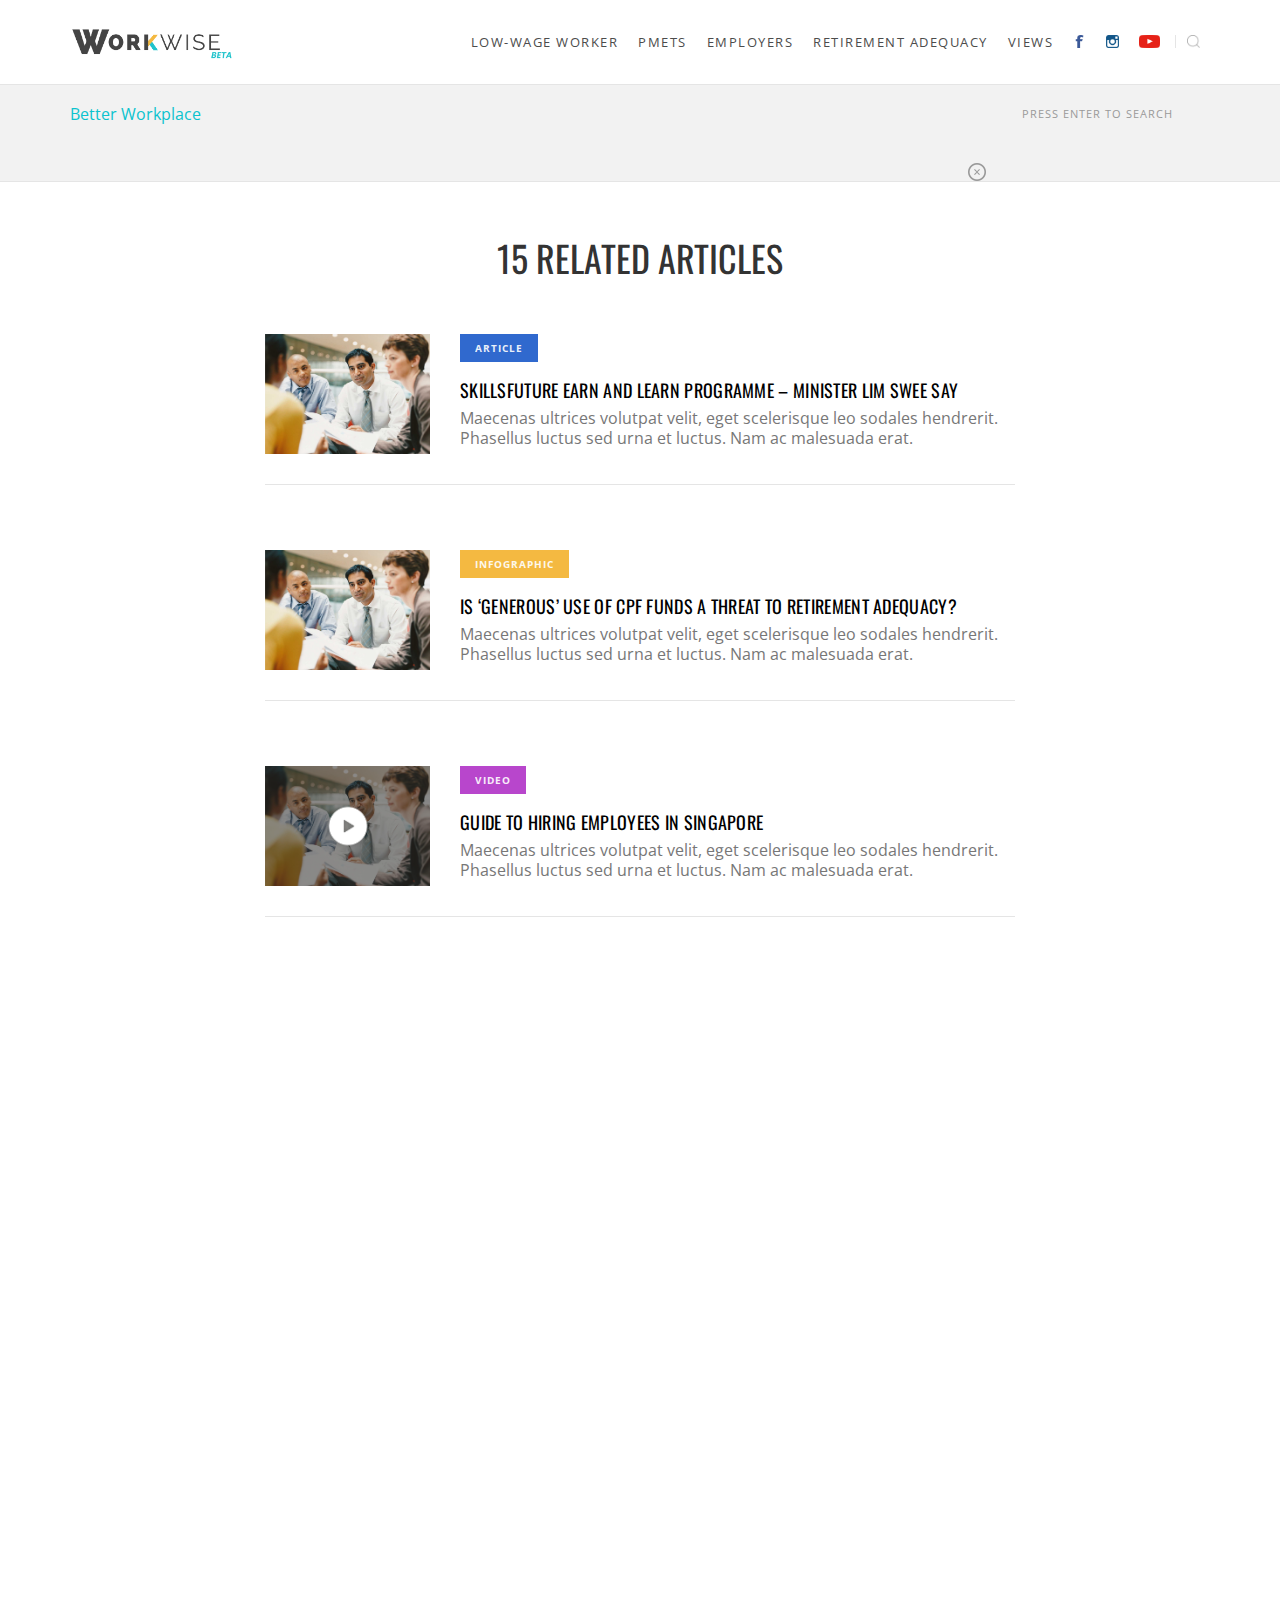
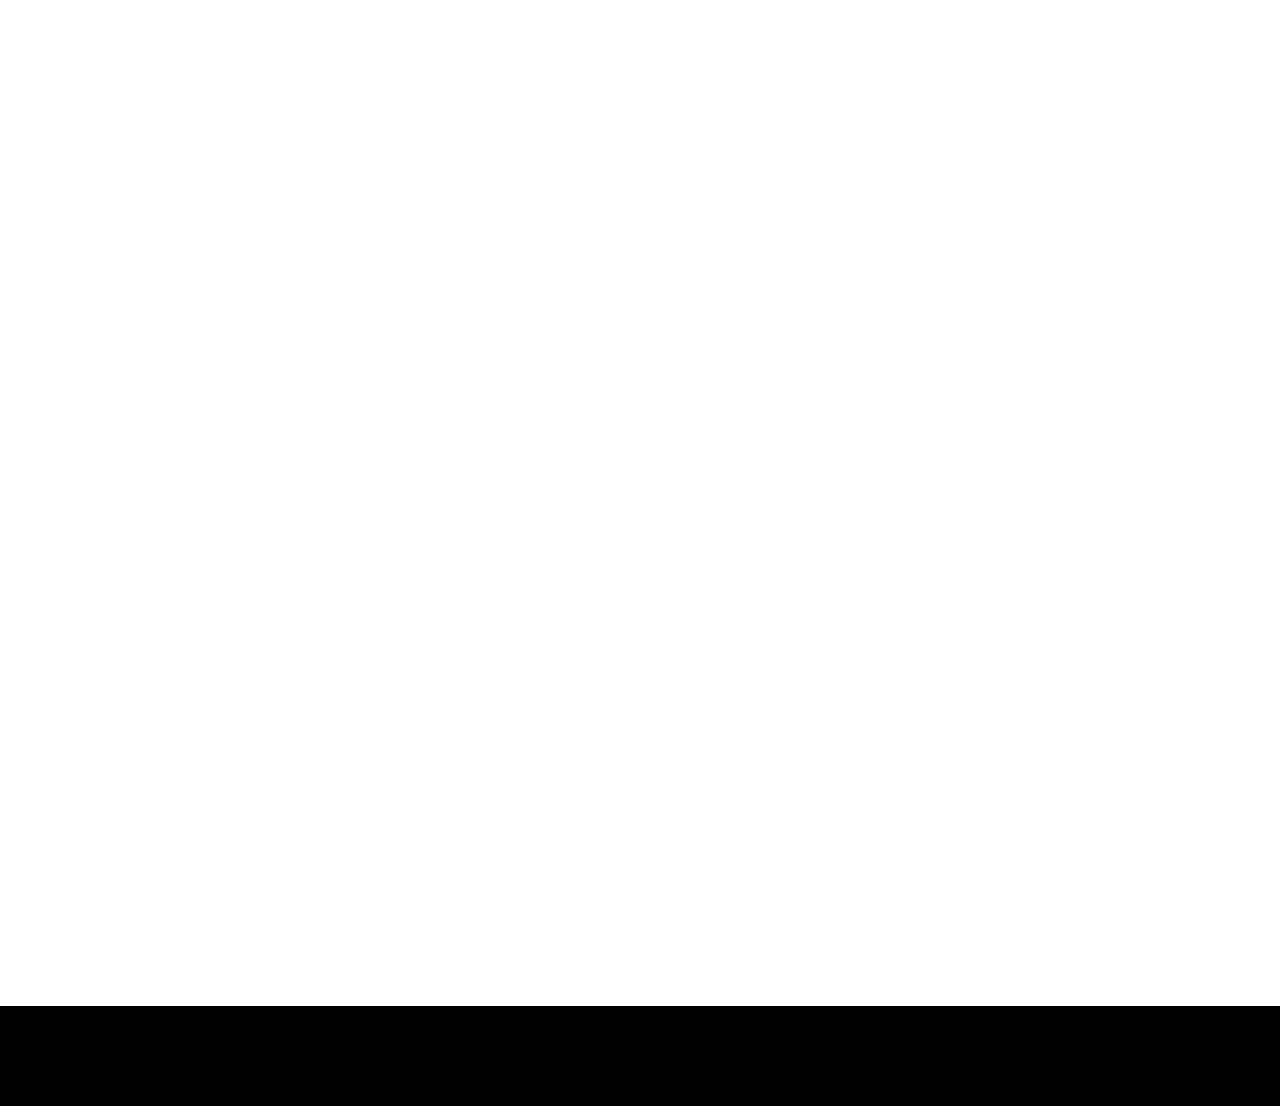
<file: search.html>
<!doctype html>

<html>
	<head>
        <meta charset="utf-8">
        <meta http-equiv="X-UA-Compatible" content="IE=edge" />

    	<title>WW | Search Title</title>

        <meta http-equiv="Content-Type" content="application/xhtml+xml; charset=utf-8" />
        <meta name="language" content="en" />
        <meta name="apple-mobile-web-app-capable" content="yes" />
        <meta name="viewport" content="width=device-width, initial-scale=1, maximum-scale=1, user-scalable=0" />
        <link rel="shortcut icon" type="image/png" href="assets/images/favicon.png"/>

    	<!-- ********************************* -->
        <!--          START CSS FILES          -->
        <!-- ********************************* -->

        <!-- CSS FILE : RESETS -->
        <link type="text/css" rel="stylesheet" media="all" href="assets/css/normalize.css" />
        <link type="text/css" rel="stylesheet" media="all" href="assets/css/reset.css" />
        <link type="text/css" rel="stylesheet" media="all" href="assets/css/form-reset.css" />

        <!-- CSS FILE : SWIPER -->
        <link type="text/css" rel="stylesheet" media="all" href="assets/css/swiper.css" />

        <!-- CSS FILE : ANIMATION -->
        <link type="text/css" rel="stylesheet" media="all" href="assets/css/animate.css" />

        <!-- CSS FILE : BOOTSTRAP -->
        <link type="text/css" rel="stylesheet" media="all" href="assets/css/bootstrap.css" />

        <!-- CSS FILE : APPLICATION FONTS -->
        <!-- RALEWAY FAMILY -->
        <link href='https://fonts.googleapis.com/css?family=Raleway:400,100,200,300,500,600,700,800,900' rel='stylesheet' type='text/css'>

        <!-- LOBSTER TWO FAMILY -->
        <link href='https://fonts.googleapis.com/css?family=Lobster' rel='stylesheet' type='text/css'>

        <!-- OSWALD FAMILY -->
        <link href='https://fonts.googleapis.com/css?family=Oswald:400,300,700' rel='stylesheet' type='text/css'>
        
        <!-- OPEN SANS FAMILY -->
        <link href='https://fonts.googleapis.com/css?family=Open+Sans:400,300italic,600,300,700,800,400italic,600italic,700italic,800italic' rel='stylesheet' type='text/css'>

        <!-- CSS FILE : APPPLICATION GENERAL -->
        <link type="text/css" rel="stylesheet" media="all" href="assets/css/theme.css" />
        <link type="text/css" rel="stylesheet" media="all" href="assets/css/app.css" />
        <link type="text/css" rel="stylesheet" media="all" href="assets/css/app_resp.css" />

        <!-- ******************************* -->
        <!--          END CSS FILES          -->
        <!-- ******************************* -->
    </head>










    <body>
        <header class="navigation searchOpen">
            <div class="container">
                <div class="row">
                    <div class="col-md-2 col-xs-6 col-sm-6 logo">
                        <a href="index.html"> <img src="assets/images/ww-logo-beta.png"> </a>
                    </div>

                    <div class="col-xs-6 col-sm-6 visible-sm visible-xs hidden-md hidden-lg nav_resp">
                        <img src="assets/images/icon-hamburger.png">
                    </div>

                    <div class="col-md-10 col-xs-12 col-sm-12 navbar-resp">
                        <nav>
                            <ul>
                                <li class=""> <a href="#page"> Low-Wage Worker        </a> </li>
                                <li class=""> <a href="#page"> PMETS                  </a> </li>
                                <li class=""> <a href="#page"> Employers              </a> </li>
                                <li class=""> <a href="#page"> Retirement Adequacy    </a> </li>
                                <li class=""> <a href="#page"> Views                  </a> </li>
                                <li class="icons"> 
                                    <a id="topnav_0_HLFacebook" target="_blank" href="https://www.facebook.com/sgministryofmanpower"> <img src="assets/images/icon-facebook.png"> </a>
                                    <a id="topnav_0_HLInstagram" target="_blank" href="https://www.instagram.com/momsgcares/"> <img src="assets/images/icon-instagram.png"> </a>
                                    <a id="topnav_0_HLYoutube" target="_blank" href="https://www.youtube.com/user/MOMsingapore?feature=watch"> <img src="assets/images/icon-youtube.png"> </a>

                                    <a class="searchNav" href="#"> <img src="assets/images/icon-search.png"> </a>
                                </li>
                            </ul>
                        </nav>
                    </div>
                </div>
            </div>

            <div class="searchbar">
                <div class="container">
                    <div class="row">
                        <div class="col-md-9 col-xs-12 searchinput">
                            <form>
                                <input type="text" placeholder="Search" value="Better Workplace">
                            </form>
                            <img class="closesearchbtn" src="assets/images/icon-closeBtn.png">
                        </div>

                        <div class="col-md-3 closeSearch">
                            <p>Press Enter to Search</p>
                            <img class="closesearchbtn" src="assets/images/icon-closeBtn.png">
                        </div>
                    </div>
                </div>
            </div>
        </header>


















        <!-- SEARCHES -->
        <section class="searches">
            <div class="container">
                <div class="row wow fadeInDown">
                    <h1>15 related Articles</h1>
                </div>

                <div class="row">
                    <article class="wow fadeInDown">
                        <div class="col-md-2 col-md-offset-2 col-xs-12 col-sm-12">
                            <figure style="background-image: url('assets/images/article.png')"> 
                                <a href="#single-post">
                                    <img src="assets/images/article.png">
                                </a>
                            </figure>
                        </div>

                        <div class="col-md-6 col-xs-12 col-sm-12">
                            <header> 
                                <span class="article"> <a href="category.html"> article </a> </span>
                                <a href="#single-post"> 
                                    <h2> SkillsFuture Earn and Learn Programme – Minister Lim Swee Say </h2>
                                    <p> Maecenas ultrices volutpat velit, eget scelerisque leo sodales hendrerit. Phasellus luctus sed urna et luctus. Nam ac malesuada erat. </p>
                                </a> 
                            </header>
                        </div>

                        <div class="col-md-8 col-md-offset-2 col-xs-12 col-sm-12"> <div class="line"></div> </div>
                    </article>

                    <article class="wow fadeInDown">
                        <div class="col-md-2 col-md-offset-2 col-xs-12 col-sm-12">
                            <figure style="background-image: url('assets/images/article.png')"> 
                                <a href="#single-post">
                                    <img src="assets/images/article.png">
                                </a>
                            </figure>
                        </div>

                        <div class="col-md-6 col-xs-12 col-sm-12">
                            <header> 
                                <span class="infographic"> <a href="category.html"> infographic </a> </span>
                                <a href="#single-post"> 
                                    <h2> Is ‘generous’ use of CPF funds a threat to retirement adequacy? </h2>
                                    <p> Maecenas ultrices volutpat velit, eget scelerisque leo sodales hendrerit. Phasellus luctus sed urna et luctus. Nam ac malesuada erat. </p>
                                </a> 
                            </header>
                        </div>

                        <div class="col-md-8 col-md-offset-2 col-xs-12 col-sm-12"> <div class="line"></div> </div>
                    </article>

                    <article class="wow fadeInDown">
                        <div class="col-md-2 col-md-offset-2 col-xs-12 col-sm-12">
                            <figure class="video" style="background-image: url('assets/images/article.png')"> 
                                <img src="assets/images/article.png">
                                <span> <a href="#single-post"> </a> </span>
                            </figure>
                        </div>

                        <div class="col-md-6 col-xs-12 col-sm-12">
                            <header> 
                                <span class="video"> <a href="category.html"> video </a> </span>
                                <a href="#single-post"> 
                                    <h2> Guide to hiring Employees in Singapore </h2>
                                    <p> Maecenas ultrices volutpat velit, eget scelerisque leo sodales hendrerit. Phasellus luctus sed urna et luctus. Nam ac malesuada erat. </p>
                                </a> 
                            </header>
                        </div>

                        <div class="col-md-8 col-md-offset-2 col-xs-12 col-sm-12"> <div class="line"></div> </div>
                    </article>

                    <article class="wow fadeInDown">
                        <div class="col-md-2 col-md-offset-2 col-xs-12 col-sm-12">
                            <figure style="background-image: url('assets/images/article.png')"> 
                                <a href="#single-post">
                                    <img src="assets/images/article.png">
                                </a>
                            </figure>
                        </div>

                        <div class="col-md-6 col-xs-12 col-sm-12">
                            <header> 
                                <span class="article"> <a href="category.html"> article </a> </span>
                                <a href="#single-post"> 
                                    <h2> SkillsFuture Earn and Learn Programme – Minister Lim Swee Say </h2>
                                    <p> Maecenas ultrices volutpat velit, eget scelerisque leo sodales hendrerit. Phasellus luctus sed urna et luctus. Nam ac malesuada erat. </p>
                                </a> 
                            </header>
                        </div>

                        <div class="col-md-8 col-md-offset-2 col-xs-12 col-sm-12"> <div class="line"></div> </div>
                    </article>

                    <article class="wow fadeInDown">
                        <div class="col-md-2 col-md-offset-2 col-xs-12 col-sm-12">
                            <figure style="background-image: url('assets/images/article.png')"> 
                                <a href="#single-post">
                                    <img src="assets/images/article.png">
                                </a>
                            </figure>
                        </div>

                        <div class="col-md-6 col-xs-12 col-sm-12">
                            <header> 
                                <span class="infographic"> <a href="category.html"> infographic </a> </span>
                                <a href="#single-post"> 
                                    <h2> Is ‘generous’ use of CPF funds a threat to retirement adequacy? </h2>
                                    <p> Maecenas ultrices volutpat velit, eget scelerisque leo sodales hendrerit. Phasellus luctus sed urna et luctus. Nam ac malesuada erat. </p>
                                </a> 
                            </header>
                        </div>

                        <div class="col-md-8 col-md-offset-2 col-xs-12 col-sm-12"> <div class="line"></div> </div>
                    </article>

                    <article class="wow fadeInDown">
                        <div class="col-md-2 col-md-offset-2 col-xs-12 col-sm-12">
                            <figure class="video" style="background-image: url('assets/images/article.png')"> 
                                <img src="assets/images/article.png">
                                <span> <a href="#single-post"> </a> </span>
                            </figure>
                        </div>

                        <div class="col-md-6 col-xs-12 col-sm-12">
                            <header> 
                                <span class="video"> <a href="category.html"> video </a> </span>
                                <a href="#single-post"> 
                                    <h2> Guide to hiring Employees in Singapore </h2>
                                    <p> Maecenas ultrices volutpat velit, eget scelerisque leo sodales hendrerit. Phasellus luctus sed urna et luctus. Nam ac malesuada erat. </p>
                                </a> 
                            </header>
                        </div>

                        <div class="col-md-8 col-md-offset-2 col-xs-12 col-sm-12"> <div class="line"></div> </div>
                    </article>

                    <article class="wow fadeInDown">
                        <div class="col-md-2 col-md-offset-2 col-xs-12 col-sm-12">
                            <figure style="background-image: url('assets/images/article.png')"> 
                                <a href="#single-post">
                                    <img src="assets/images/article.png">
                                </a>
                            </figure>
                        </div>

                        <div class="col-md-6 col-xs-12 col-sm-12">
                            <header> 
                                <span class="article"> <a href="category.html"> article </a> </span>
                                <a href="#single-post"> 
                                    <h2> SkillsFuture Earn and Learn Programme – Minister Lim Swee Say </h2>
                                    <p> Maecenas ultrices volutpat velit, eget scelerisque leo sodales hendrerit. Phasellus luctus sed urna et luctus. Nam ac malesuada erat. </p>
                                </a> 
                            </header>
                        </div>

                        <div class="col-md-8 col-md-offset-2 col-xs-12 col-sm-12"> <div class="line"></div> </div>
                    </article>

                    <article class="wow fadeInDown">
                        <div class="col-md-2 col-md-offset-2 col-xs-12 col-sm-12">
                            <figure style="background-image: url('assets/images/article.png')"> 
                                <a href="#single-post">
                                    <img src="assets/images/article.png">
                                </a>
                            </figure>
                        </div>

                        <div class="col-md-6 col-xs-12 col-sm-12">
                            <header> 
                                <span class="infographic"> <a href="category.html"> infographic </a> </span>
                                <a href="#single-post"> 
                                    <h2> Is ‘generous’ use of CPF funds a threat to retirement adequacy? </h2>
                                    <p> Maecenas ultrices volutpat velit, eget scelerisque leo sodales hendrerit. Phasellus luctus sed urna et luctus. Nam ac malesuada erat. </p>
                                </a> 
                            </header>
                        </div>

                        <div class="col-md-8 col-md-offset-2 col-xs-12 col-sm-12"> <div class="line"></div> </div>
                    </article>

                    <article class="wow fadeInDown">
                        <div class="col-md-2 col-md-offset-2 col-xs-12 col-sm-12">
                            <figure class="video" style="background-image: url('assets/images/article.png')"> 
                                <img src="assets/images/article.png">
                                <span> <a href="#single-post"> </a> </span>
                            </figure>
                        </div>

                        <div class="col-md-6 col-xs-12 col-sm-12">
                            <header> 
                                <span class="video"> <a href="category.html"> video </a> </span>
                                <a href="#single-post"> 
                                    <h2> Guide to hiring Employees in Singapore </h2>
                                    <p> Maecenas ultrices volutpat velit, eget scelerisque leo sodales hendrerit. Phasellus luctus sed urna et luctus. Nam ac malesuada erat. </p>
                                </a> 
                            </header>
                        </div>

                        <div class="col-md-8 col-md-offset-2 col-xs-12 col-sm-12"> <div class="line"></div> </div>
                    </article>

                    <article class="wow fadeInDown">
                        <div class="col-md-2 col-md-offset-2 col-xs-12 col-sm-12">
                            <figure class="video" style="background-image: url('assets/images/article.png')"> 
                                <img src="assets/images/article.png">
                                <span> <a href="#single-post"> </a> </span>
                            </figure>
                        </div>

                        <div class="col-md-6 col-xs-12 col-sm-12">
                            <header> 
                                <span class="video"> <a href="category.html"> video </a> </span>
                                <a href="#single-post"> 
                                    <h2> Guide to hiring Employees in Singapore </h2>
                                    <p> Maecenas ultrices volutpat velit, eget scelerisque leo sodales hendrerit. Phasellus luctus sed urna et luctus. Nam ac malesuada erat. </p>
                                </a> 
                            </header>
                        </div>

                        <div class="col-md-8 col-md-offset-2 col-xs-12 col-sm-12"> <div class="line"></div> </div>
                    </article>
                </div>
            </div>
        </section>

        <section class="loadmore wow fadeInDown">
            <div class="container">
                <div class="row">
                    <div class="col-md-4 col-md-offset-4 col-xs-12 col-sm-12">
                        <p> <a href="#loadmore_post"> <span></span>  <span>load more</span> <span></span> </a></p>
                    </div>
                </div>
            </div>
        </section>



















        <!-- FOOTER -->
        <footer>
            <div class="container wow fadeInDown">
                <div class="row">
                    <div class="col-md-6 col-xs-12 col-sm-12">
                        <ul>
                            <li> <a href="#page"> Terms of Use       </a> </li>
                            <li> <a href="#page"> Privacy Statement  </a> </li>
                            <li> <a href="#page"> Feedback           </a> </li>
                            <li> <a href="#page"> Contact            </a> </li>
                        </ul>
                    </div>

                    <div class="col-md-6 col-xs-12 col-sm-12">
                        <p class="copyright"> Copyright &copy; 2016 Government of Singapore </p>
                    </div>
                </div>
            </div>
        </footer>
    </body>









    <!-- ******************************** -->
    <!--          START JS FILES          -->
    <!-- ******************************** -->

    <!-- JS FILE : GENERAL -->
    <script type="text/javascript" src="assets/js/jquery-1.11.3.js"></script>
    <script type="text/javascript" src="assets/js/modernizr.js"></script>

    <!-- JS FILE : SWIPER -->
    <script type="text/javascript" src="assets/js/swiper.js"></script>

    <!-- JS FILE : WOW -->
    <script type="text/javascript" src="assets/js/wow.js"></script>

    <!-- JS FILE : BOOTSTRAP -->
    <script type="text/javascript" src="assets/js/bootstrap.js"></script>
 
    <!-- JS FILE : APPLICATION GENERAL -->
    <script type="text/javascript" src="assets/js/app.js"></script>

    <!-- ****************************** -->
    <!--          END JS FILES          -->
    <!-- ****************************** -->

    <!-- /*************************************************************************/ -->
    <!-- /*************************************************************************/ -->
    <!--     _|_|_|_|  _|_|_|  _|      _|  _|      _|                                -->
    <!--     _|          _|      _|  _|      _|  _|                                  -->
    <!--     _|_|_|      _|        _|          _|                                    -->
    <!--     _|          _|      _|  _|      _|  _|                                  -->
    <!--     _|        _|_|_|  _|      _|  _|      _|                                -->
    <!-- /*************************************************************************/ -->
    <!--     _|_|_|    _|_|_|    _|_|_|  _|_|_|  _|_|_|_|_|    _|_|    _|            -->
    <!--     _|    _|    _|    _|          _|        _|      _|    _|  _|            -->
    <!--     _|    _|    _|    _|  _|_|    _|        _|      _|_|_|_|  _|            -->
    <!--     _|    _|    _|    _|    _|    _|        _|      _|    _|  _|            -->
    <!--     _|_|_|    _|_|_|    _|_|_|  _|_|_|      _|      _|    _|  _|_|_|_|      -->
    <!-- /*************************************************************************/ -->
    <!-- /*************************************************************************/ -->
</html>
</file>
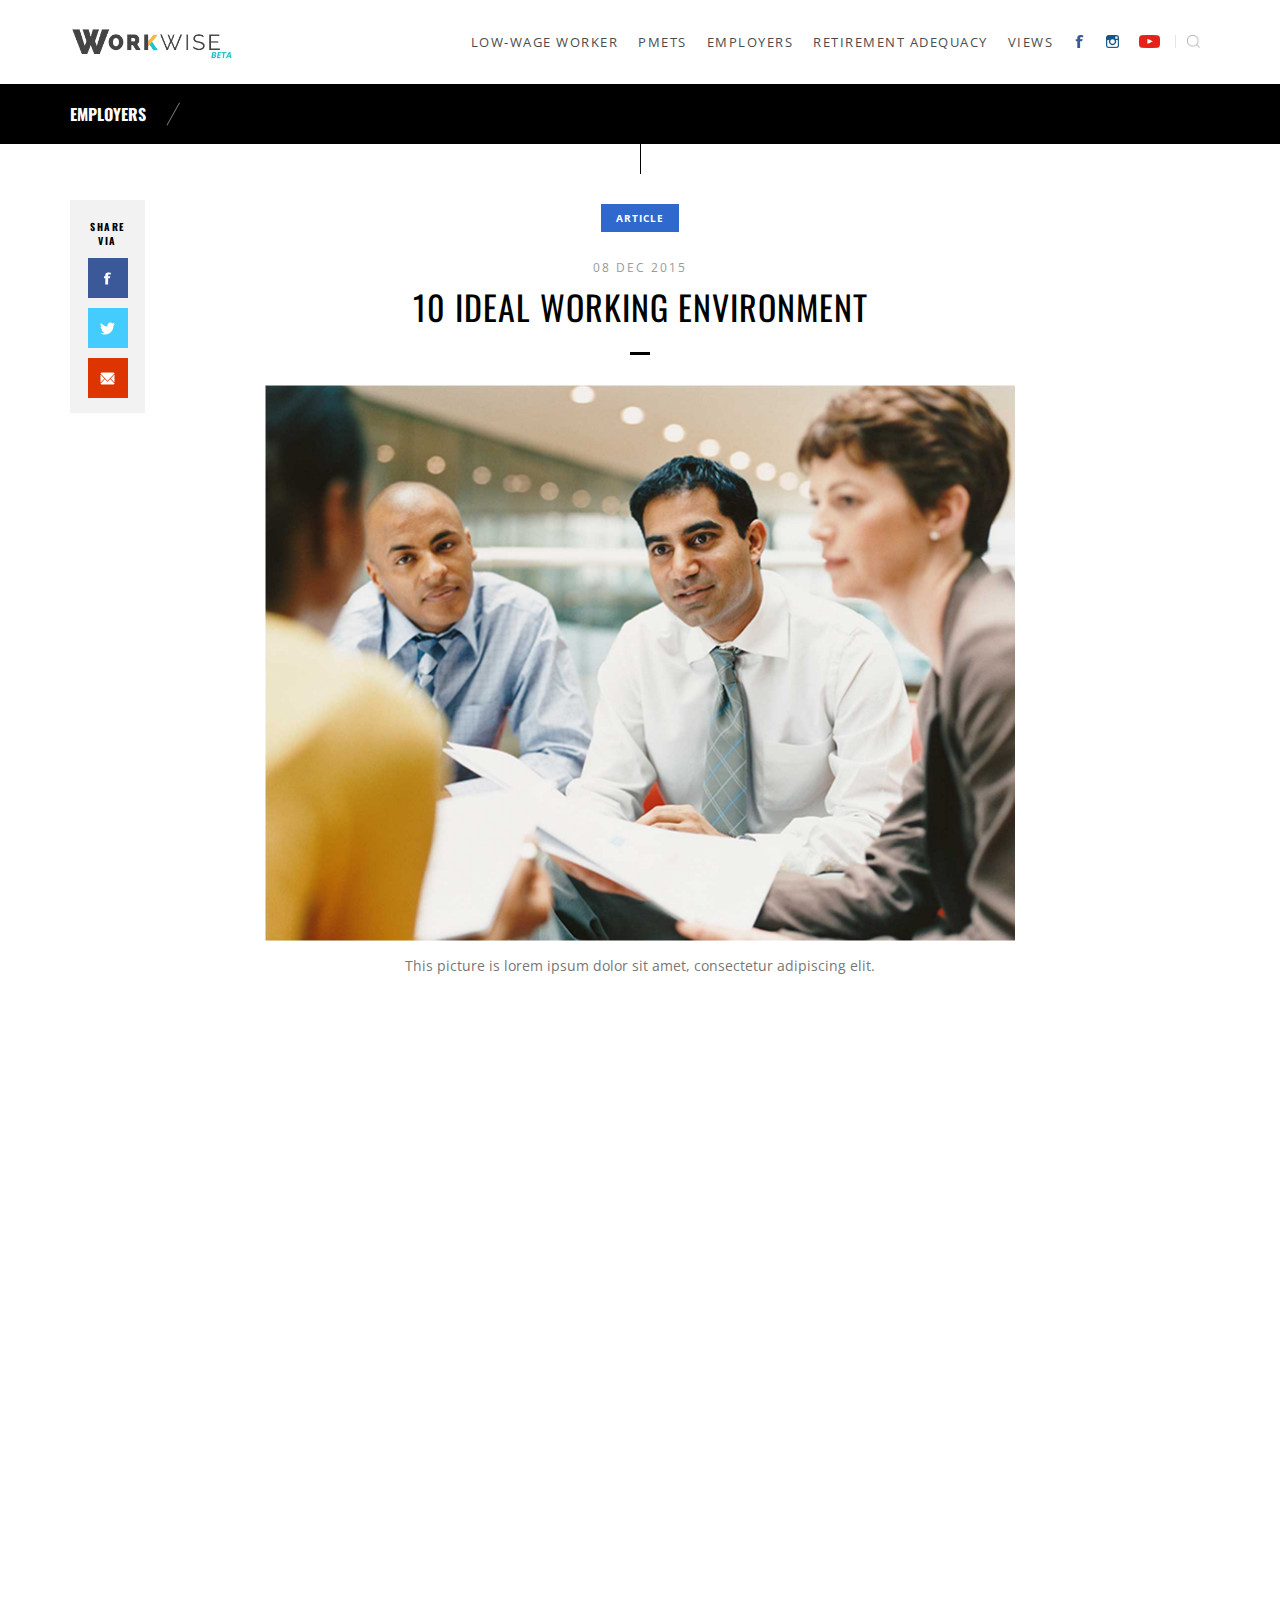
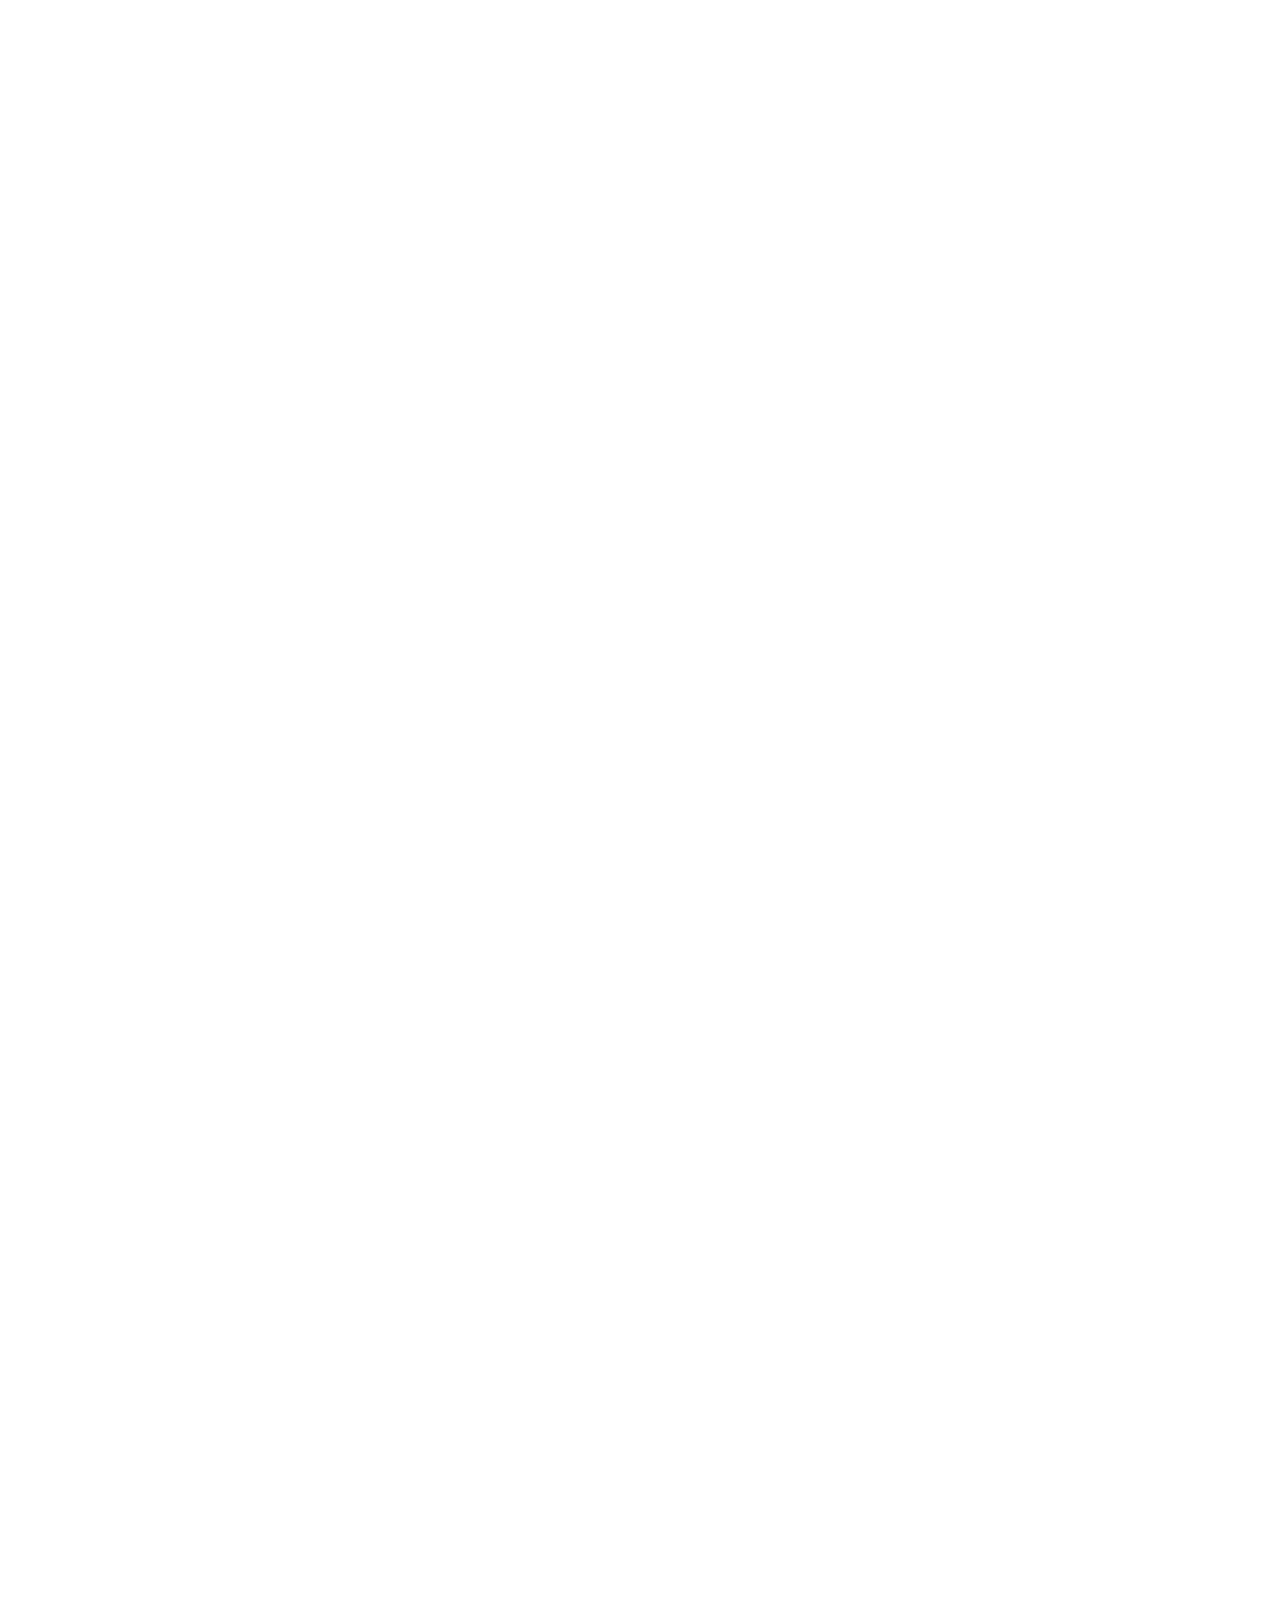
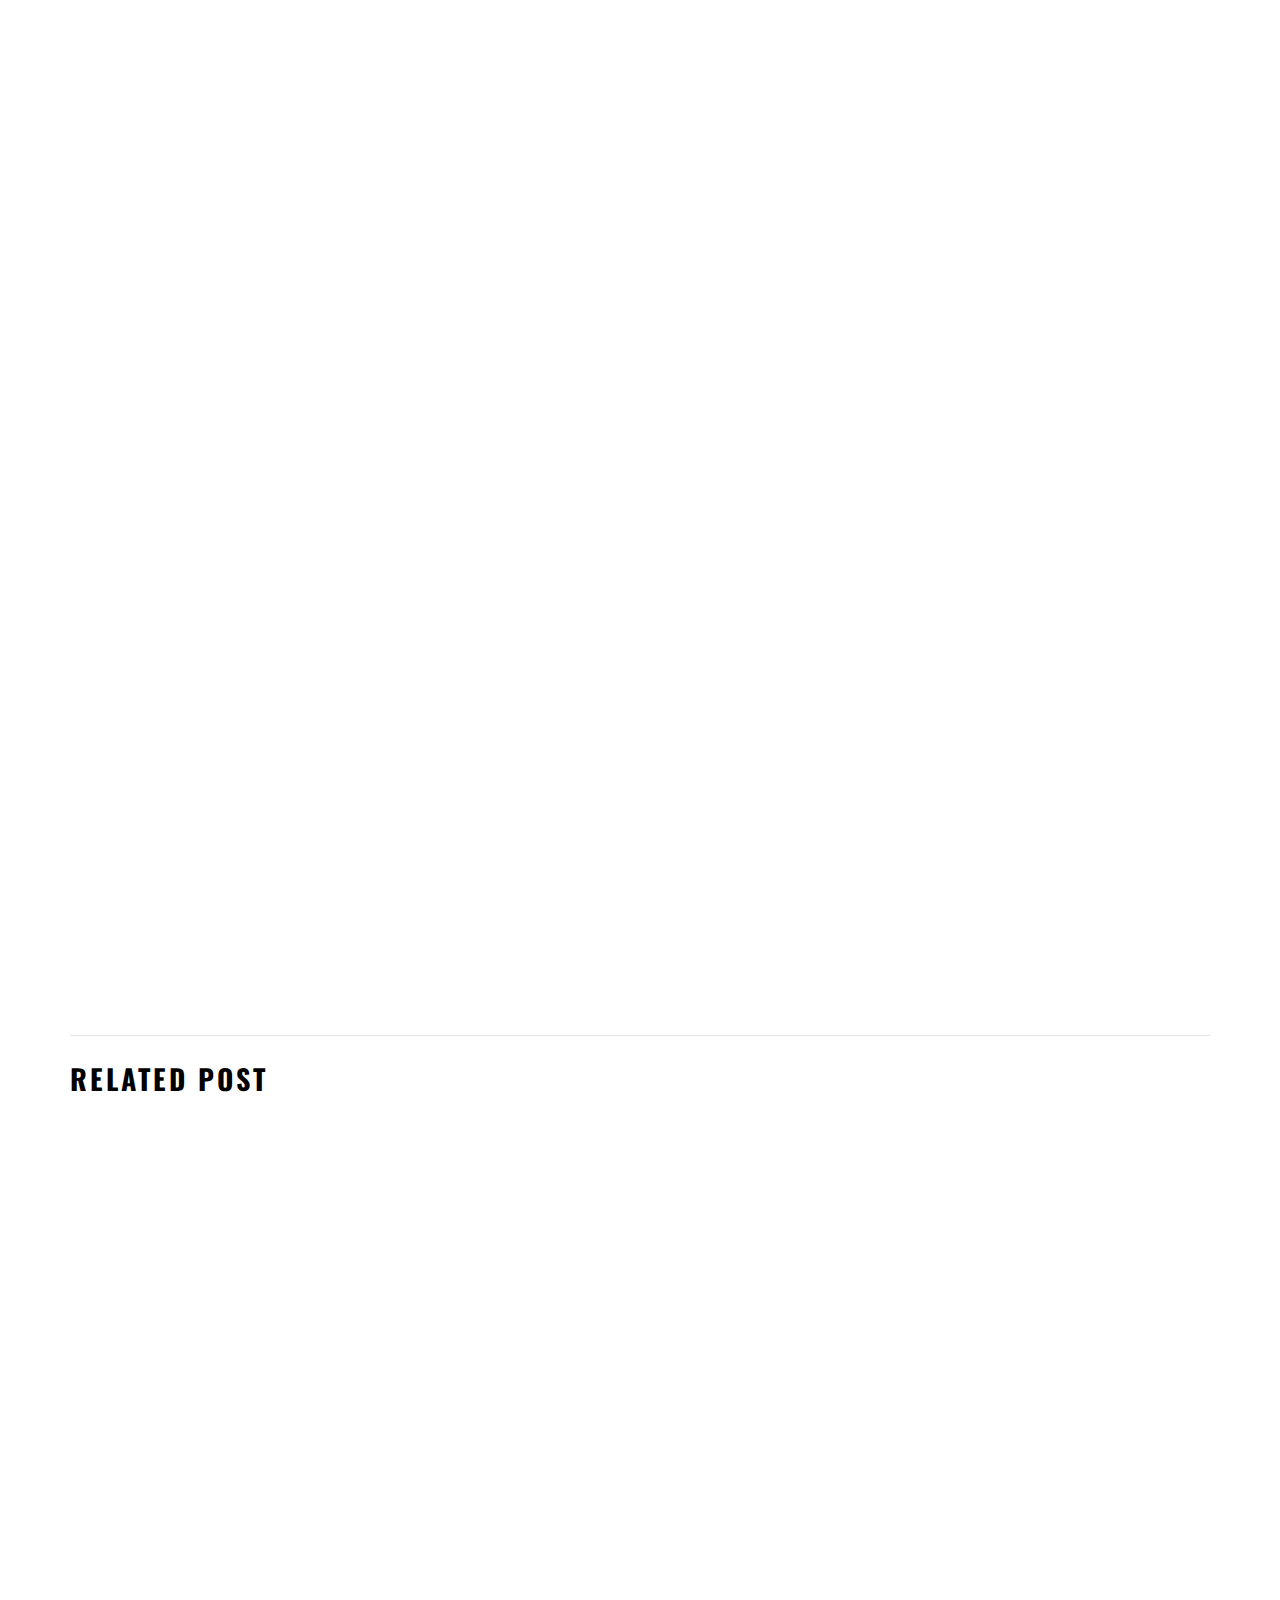
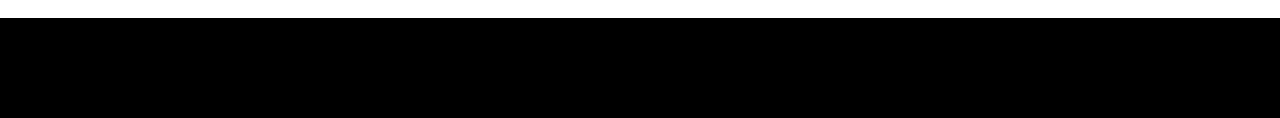
<file: single-page_article.html>
<!doctype html>

<html>
    <head>
        <meta charset="utf-8">
        <meta http-equiv="X-UA-Compatible" content="IE=edge" />

        <title>WW | Article Title</title>

        <meta http-equiv="Content-Type" content="application/xhtml+xml; charset=utf-8" />
        <meta name="language" content="en" />
        <meta name="apple-mobile-web-app-capable" content="yes" />
        <meta name="viewport" content="width=device-width, initial-scale=1, maximum-scale=1, user-scalable=0" />
        <link rel="shortcut icon" type="image/png" href="assets/images/favicon.png"/>

        <!-- ********************************* -->
        <!--          START CSS FILES          -->
        <!-- ********************************* -->

        <!-- CSS FILE : RESETS -->
        <link type="text/css" rel="stylesheet" media="all" href="assets/css/normalize.css" />
        <link type="text/css" rel="stylesheet" media="all" href="assets/css/reset.css" />
        <link type="text/css" rel="stylesheet" media="all" href="assets/css/form-reset.css" />

        <!-- CSS FILE : SWIPER -->
        <link type="text/css" rel="stylesheet" media="all" href="assets/css/swiper.css" />

        <!-- CSS FILE : ANIMATION -->
        <link type="text/css" rel="stylesheet" media="all" href="assets/css/animate.css" />

        <!-- CSS FILE : BOOTSTRAP -->
        <link type="text/css" rel="stylesheet" media="all" href="assets/css/bootstrap.css" />

        <!-- CSS FILE : APPLICATION FONTS -->
        <!-- RALEWAY FAMILY -->
        <link href='https://fonts.googleapis.com/css?family=Open+Sans:400,300italic,600,300,700,800,400italic,600italic,700italic,800italic' rel='stylesheet' type='text/css'>

        <!-- LOBSTER TWO FAMILY -->
        <link href='https://fonts.googleapis.com/css?family=Lobster' rel='stylesheet' type='text/css'>

        <!-- OSWALD FAMILY -->
        <link href='https://fonts.googleapis.com/css?family=Oswald:400,300,700' rel='stylesheet' type='text/css'>
        
        <!-- OPEN SANS FAMILY -->
        <link href='https://fonts.googleapis.com/css?family=Open+Sans:400,300,300italic,400italic,600,600italic,700,700italic,800,800italic' rel='stylesheet' type='text/css'>

        <!-- CSS FILE : APPPLICATION GENERAL -->
        <link type="text/css" rel="stylesheet" media="all" href="assets/css/theme.css" />
        <link type="text/css" rel="stylesheet" media="all" href="assets/css/app.css" />
        <link type="text/css" rel="stylesheet" media="all" href="assets/css/app_resp.css" />

        <!-- ******************************* -->
        <!--          END CSS FILES          -->
        <!-- ******************************* -->
    </head>










    <body>
        <header class="navigation">
            <div class="container">
                <div class="row">
                    <div class="col-md-2 col-xs-6 col-sm-6 logo">
                        <a href="index.html"> <img src="assets/images/ww-logo-beta.png"> </a>
                    </div>

                    <div class="col-xs-6 col-sm-6 visible-sm visible-xs hidden-md hidden-lg nav_resp">
                        <img src="assets/images/icon-hamburger.png">
                    </div>

                    <div class="col-md-10 col-xs-12 col-sm-12 navbar-resp">
                        <nav>
                            <ul>
                                <li class=""> <a href="#page"> Low-Wage Worker        </a> </li>
                                <li class=""> <a href="#page"> PMETS                  </a> </li>
                                <li class=""> <a href="#page"> Employers              </a> </li>
                                <li class=""> <a href="#page"> Retirement Adequacy    </a> </li>
                                <li class=""> <a href="#page"> Views                  </a> </li>
                                <li class="icons"> 
                                    <a id="topnav_0_HLFacebook" target="_blank" href="https://www.facebook.com/sgministryofmanpower"> <img src="assets/images/icon-facebook.png"> </a>
                                    <a id="topnav_0_HLInstagram" target="_blank" href="https://www.instagram.com/momsgcares/"> <img src="assets/images/icon-instagram.png"> </a>
                                    <a id="topnav_0_HLYoutube" target="_blank" href="https://www.youtube.com/user/MOMsingapore?feature=watch"> <img src="assets/images/icon-youtube.png"> </a>

                                    <a class="searchNav" href="#"> <img src="assets/images/icon-search.png"> </a>
                                </li>
                            </ul>
                        </nav>
                    </div>
                </div>
            </div>

            <div class="searchbar">
                <div class="container">
                    <div class="row">
                        <div class="col-md-9 col-xs-12 searchinput">
                            <form>
                                <input type="text" placeholder="Search">
                            </form>
                            <img class="closesearchbtn" src="assets/images/icon-closeBtn.png">
                        </div>

                        <div class="col-md-3 closeSearch">
                            <p>Press Enter to Search</p>
                            <img class="closesearchbtn" src="assets/images/icon-closeBtn.png">
                        </div>
                    </div>
                </div>
            </div>
        </header>



















        <!-- ARTICLE PAGE CATEGORY TITLE -->
        <section class="page-title">
            <div class="container">
                <div class="row title">
                    <div class="col-md-12 col-sm-12 col-xs-12">
                        <h2>employers</h2>
                    </div>
                </div>
            </div>
        </section>

















        <!-- ARTICLE CONTENT SOCIAL SHARE FIXED -->
        <aside class="article-share">
            <p> SHARE VIA </p>
            <ul>
                <li class="facebook">   <a href="#facebook"></a> </li>
                <li class="twitter">    <a href="#twitter"></a> </li>
                <li class="email">      <a href="#email"></a> </li>
            </ul>
        </aside>

        <!-- ARTICLE CONTENT -->
        <section class="single-article">
            <div class="container">
                <div class="row relative">
                    <div class="col-md-8 col-md-offset-2 col-xs-12 col-sm-12 wow fadeInDown">
                        <header class="label-article">
                            <p> <a href="category.html"> article </a> </p>
                            <time datetime="2015-12-08" pubdate> 08 Dec 2015 </time>
                            <h1> 10 Ideal Working Environment </h1>
                            <figure>
                                <img src="assets/images/article.png">
                                <figcaption> This picture is lorem ipsum dolor sit amet, consectetur adipiscing elit. </figcaption>
                            </figure>
                        </header>
                    </div>
                    
                    <!-- ARTICLE BODY CONTENT -->
                    <div class="col-md-8 col-md-offset-2 col-xs-12 col-sm-12 wow fadeInDown bodyContent">
                        <p> Consectetur adipiscing elit. Nam varius diam eget tellus condimentum, id pretium nisl egestas. Ut eleifend ultricies rutrum. Ut iaculis ex sem, quis facilisis sapien rutrum a. Vivamus dignissim fermentum nisi vel commodo. Sed consequat sit amet dui quis pulvinar pellentesque. </p>

                        <figure class="left">
                            <img src="assets/images/article.png">
                            <figcaption>This picture is lorem ipsum dolor sit amet.</figcaption>
                        </figure>

                        <p> Mauris laoreet, nibh a euismod hendrerit, metus orci sollicitudin velit, ut molestie elit turpis gravida enim. Donec ultricies dolor neque, eu nonus ale condimentum arcu auctor sed. In nec nibh pretium, commodo neque ut, pellentesque velit. Pellentesque habitant morbi tristique senectus et netus et astoru malesuada fames ac turpis egestas. Duis semper feugiat efficitur. Cras a mollis leo. Donec ac vulputate leo, eu vestibulum justo. Nullam maximus ante ut nibh iaculis netus et astoru malesuada fames ac turpis habitant, cras quis nisi justo. Vestibulum mattis purus vitae nisl mollis, scelerisque lobortis est facilisis. Cras in ex ut augue pulvinar suscipit ac et purus. Proin quis interdum risus. Nullam maximus ante ut nibh iaculis, sit amet sagittis ligula porta. Donec a pharetra magna. </p>

                        <figure class="right">
                            <img src="assets/images/article.png">
                            <figcaption>This picture is lorem ipsum dolor sit amet.</figcaption>
                        </figure>

                        <p> Vestibulum et metus non ipsum pulvinar tincidunt. Ut pulvinar, tortor et egestas suscipit, lacus tortor laoreet magna, efficitur sollicitudin nunc lorem vel purus. Maecenas in ipsum dolor. Donec feugiat felis dolor, eget rutrum ex placerat non. Curabitur euismod rutrum nunc, non bibendum tortor feugiat et. Mauris cursus, massa non iaculis egestas, est sapien sagittis neque, pretium maximus elit arcu id elit. Aliquam vulputate orci eu risus. Vestibulum mattis purus vitae nisl mollis, scelerisque lobortis est. </p>

                        <span> <strong>emphasis something strong here.</strong> Vestibulum et metus non ipsum pulvinar tincidunt. Ut pulvinar, tortor et egestas suscipit, lacus tortor laoreet magna, efficitur <b>bold me!</b> nunc lorem vel purus. Maecenas in ipsum dolor. Donec feugiat felis <i>// italics me! //</i>, eget rutrum ex placerat non. Curabitur euismod rutrum nunc, non bibendum tortor feugiat et. 
                        
                        <strong>emphasis something strong here number twooah.</strong>
                        Mauris cursus, massa non iaculis egestas, est sapien sagittis neque, pretium maximus elit arcu id elit. Aliquam vulputate orci eu risus. Vestibulum mattis purus vitae nisl mollis, <em>// italics me twooah! //</em> scelerisque lobortis est.  </span>

                        <p> <strong>emphasis something strong here.</strong> Vestibulum et metus non ipsum pulvinar tincidunt. Ut pulvinar, tortor et egestas suscipit, lacus tortor laoreet magna, efficitur <b>bold me!</b> nunc lorem vel purus. Maecenas in ipsum dolor. Donec feugiat felis <i>// italics me! //</i>, eget rutrum ex placerat non. Curabitur euismod rutrum nunc, non bibendum tortor feugiat et. 
                        
                        <strong>emphasis something strong here number twooah.</strong>
                        Mauris cursus, massa non iaculis egestas, est sapien sagittis neque, pretium maximus elit arcu id elit. Aliquam vulputate orci eu risus. Vestibulum mattis purus vitae nisl mollis, <em>// italics me twooah! //</em> scelerisque lobortis est.</p>

                        <blockquote> “Lorem ipsum dolor sit amet, consectetur adipiscing elit. Nam varius diam eget tellus condimentum, id pretium nisl egestas.” </blockquote>

                        <p> Nullam maximus ante ut nibh iaculis, sit amet sagittis ligula porta. Donec a pharetra magna. Lorem ipsum dolor sit amet, consectetur adipiscing elit. Nam varius diam eget tellus condimentum, id pretium nisl egestas. Ut eleifend ultricies rutrum. </p>

                        <ul>
                            <li><span>Healthcare</span></li>
                            <li><span>Infocomm Technology (Infocomm services and products) Infocomm Technology (Infocomm services and products) <a href="">a wild link appear "huuhaa!" 0.0 </a> </span></li>
                            <li><span>Early Childhood Care and Education</span></li>
                            <li><span>Creative Industries</span></li>
                            <li><span>Social Services</span></li>
                        </ul>

                        <strong>emphasis something strong here.</strong> Vestibulum et metus non ipsum pulvinar tincidunt. Ut pulvinar, tortor et egestas suscipit, lacus tortor laoreet magna, efficitur <b>bold me!</b> nunc lorem vel purus. Maecenas in ipsum dolor. Donec feugiat felis <i>// italics me! //</i>, eget rutrum ex placerat non. Curabitur euismod rutrum nunc, non bibendum tortor feugiat et. 
                        
                        <strong>emphasis something strong here number twooah.</strong>
                        Mauris cursus, massa non iaculis egestas, est sapien sagittis neque, pretium maximus elit arcu id elit. Aliquam vulputate orci eu risus. Vestibulum mattis purus vitae nisl mollis, <em>// italics me twooah! //</em> scelerisque lobortis est.

                        <ol>
                            <li><span>Healthcare</span></li>
                            <li><span>Infocomm Technology (Infocomm services and products) Infocomm Technology (Infocomm services and products) <a href="">a wild link appear "huuhaa!" 0.0 </a> </span></li>
                            <li><span>Early Childhood Care and Education</span></li>
                            <li><span>Creative Industries</span></li>
                            <li><span>Social Services</span></li>
                        </ol>
                    </div>

                    <!-- ARTICLE TAGS -->
                    <div class="col-md-8 col-md-offset-2 col-xs-12 col-sm-12 tags wow fadeInDown">
                        <ul>
                            <li>Tags: </li>
                            <li> <a href="search-tags.html"> work </a> </li> 
                            <li> <a href="search-tags.html"> environment </a> </li> 
                            <li> <a href="search-tags.html"> money </a> </li> 
                            <li> <a href="search-tags.html"> office </a> </li>

                            <li> <a href="search-tags.html"> work </a> </li> 
                            <li> <a href="search-tags.html"> environment </a> </li> 
                            <li> <a href="search-tags.html"> money </a> </li> 
                            <li> <a href="search-tags.html"> office </a> </li>

                            <li> <a href="search-tags.html"> work </a> </li> 
                            <li> <a href="search-tags.html"> environment </a> </li> 
                            <li> <a href="search-tags.html"> money </a> </li> 
                            <li> <a href="search-tags.html"> office </a> </li>
                        </ul>
                    </div>

                    <!-- ARTICLE SHARE -->
                    <div class="col-md-8 col-md-offset-2 col-xs-12 col-sm-12 share wow fadeInDown" data-wow-delay="200ms">
                        <p> Share this article via </p>
                        <ul>
                            <li class="facebook">   <p> <a href=""> Share </a> </p> </li>
                            <li class="twitter">    <p> <a href=""> Tweet </a> </p> </li>
                            <li class="email">      <p> <a href=""> Email </a> </p> </li>
                        </ul>
                    </div>

                    <!-- ARTICLE PREV -->
                    <!-- ARTICLE PREV FIGURE -->
                    <!-- MOBILE: HIDE / DESKTOP: SHOW -->
                    <!-- <div class="col-md-4 col-md-offset-2 col-xs-6 col-sm-6 btn-prev-article wow fadeInDown" data-wow-delay="350ms"> 
                        <p> <a href="#single-post"> previous </a> </p> 

                        <div class="hidden-sm hidden-xs next-prev-article wow fadeInDown" data-wow-delay="350ms">
                            <article style="background-image: url('assets/images/article.png');">
                                <header class="label-infographic">
                                    <span> <a href="category.html"> infogrpahic </a> </span>
                                    <h3> <a href="#single-post"> Singapore Statutes Online - 91 - Employment Act </a> </h3>
                                </header>
                            </article>
                        </div>

                    </div> -->



                    <!-- ARTICLE NEXT -->
                    <!-- ARTICLE NEXT FIGURE -->
                    <!-- MOBILE: HIDE / DESKTOP: SHOW -->
                    <div class="col-md-4 col-xs-6 col-sm-6 btn-next-article wow fadeInDown" data-wow-delay="350ms"> 
                        
                        <p> <a href="#single-post"> next </a></p> 

                        <div class="hidden-sm hidden-xs next-prev-article wow fadeInDown" data-wow-delay="350ms">
                            <article style="background-image: url('assets/images/article.png');">
                                <header class="label-gallery">
                                    <span> <a href="category.html"> gallery </a> </span>
                                    <h3> <a href="#single-post"> CPF Contribution and Allocation Rates LOREM IPSUM </a> </h3>
                                </header>
                            </article>
                        </div>

                    </div>

                </div>
            </div>
        </section>




        <!-- ARTICLE CATEGORIES -->
        <section class="categories related">
            <div class="container">
                <div class="row title">
                    <div class="col-md-12 col-xs-12 col-sm-12">
                        <h2> Related post </h2>
                    </div>
                </div>

                <div class="row content">
                    <!-- MOBILE: HIDE / DESKTOP: SHOW -->
                    <div class="col-md-4 hidden-sm hidden-xs wow fadeInDown">
                        <article>
                            <figure class="infographic" style="background-image: url('assets/images/article.png')"> 
                                <a href="#single-post"></a>
                                <span> <a href="category.html"> infographic </a> </span>
                            </figure>
                            
                            <time datetime="2015-12-08" pubdate> 08 Dec 2015 </time>
                            <header> <a href="#single-post"> Employment - Law Society of Singapore </a> </header>
                            <p> Praesent vehicula, justo dapibus posuere aliquet, est dui blandit nisl, vitae ornare. </p>
                        </article>
                    </div>

                    <!-- MOBILE: HIDE / DESKTOP: SHOW -->
                    <div class="col-md-4 hidden-sm hidden-xs wow fadeInDown" data-wow-delay="200ms">
                        <article>
                            <figure class="video" style="background-image: url('assets/images/article.png')"> 
                                <span> <a href="category.html"> video </a> </span>
                                <span class="overlay"> <a href="#single-post"> </a> </span>
                            </figure>
                            
                            <time datetime="2015-11-27" pubdate> 27 Nov 2015 </time>
                            <header> <a href="#single-post"> Who can hire foreign domestic helpers? </a> </header>
                            <p> Praesent vehicula, justo dapibus posuere aliquet, est dui blandit nisl, vitae ornare. </p>
                        </article>
                    </div>

                    <!-- MOBILE: HIDE / DESKTOP: SHOW -->
                    <div class="col-md-4 hidden-sm hidden-xs wow fadeInDown" data-wow-delay="350ms">
                        <article>
                            <figure class="article" style="background-image: url('assets/images/article.png')"> 
                                <a href="#single-post"></a>
                                <span> <a href="category.html"> article </a> </span>
                            </figure>
                            
                            <time datetime="2015-11-27" pubdate> 27 Nov 2015 </time>
                            <header> <a href="#single-post"> CPG contribution rate changes and related assistance measure </a> </header>
                            <p> Praesent vehicula, justo dapibus posuere aliquet, est dui blandit nisl, vitae ornare. </p>
                        </article>
                    </div>

                    <!-- MOBILE: SHOW / DESKTOP: HIDE -->
                    <div class="col-xs-12 col-sm-12 hidden-md visible-sm visible-xs wow fadeInDown">
                        <aside>
                            <ul>
                                <li>
                                    <article>
                                        <span> <a href="#page"> Employers </a> </span>
                                        <header> <a href="#single-post"> Employment - Law Society of Singapore </a> </header>
                                        <time datetime="2015-12-28" pubdate> 15 Dec 2015 </time>
                                        <figure style="background-image: url('assets/images/article.png')"> </figure>
                                    </article>
                                </li>

                                <li>
                                    <article>
                                        <span> <a href="#page"> Employers </a> </span>
                                        <header> <a href="#single-post"> Who Can Hire Foreign Domestic Helpers? </a> </header>
                                        <time datetime="2015-11-27" pubdate> 27 Nov 2015 </time>
                                        <figure style="background-image: url('assets/images/article.png')"> </figure>
                                    </article>
                                </li>

                                <li>
                                    <article>
                                        <span> <a href="#page"> PMETs </a> </span>
                                        <header> <a href="#single-post"> CPF Contribution Rate Changes and Realted Assistance Measures </a> </header>
                                        <time datetime="2015-11-20" pubdate> 20 Nov 2015 </time>
                                        <figure style="background-image: url('assets/images/article.png')"> </figure>
                                    </article>
                                </li>
                            </ul>
                        </aside>
                    </div>
                </div>
            </div>
        </section>



















        <!-- FOOTER -->
        <footer>
            <div class="container wow fadeInDown">
                <div class="row">
                    <div class="col-md-6 col-sm-12 col-xs-12">
                        <ul>
                            <li> <a href="#page"> Terms of Use       </a> </li>
                            <li> <a href="#page"> Privacy Statement  </a> </li>
                            <li> <a href="#page"> Feedback           </a> </li>
                            <li> <a href="#page"> Contact            </a> </li>
                        </ul>
                    </div>

                    <div class="col-md-6 col-sm-12 col-xs-12">
                        <p class="copyright"> Copyright &copy; 2016 Government of Singapore </p>
                    </div>
                </div>
            </div>
        </footer>
    </body>









    <!-- ******************************** -->
    <!--          START JS FILES          -->
    <!-- ******************************** -->

    <!-- JS FILE : GENERAL -->
    <script type="text/javascript" src="assets/js/jquery-1.11.3.js"></script>
    <script type="text/javascript" src="assets/js/modernizr.js"></script>

    <!-- JS FILE : SWIPER -->
    <script type="text/javascript" src="assets/js/swiper.js"></script>

    <!-- JS FILE : WOW -->
    <script type="text/javascript" src="assets/js/wow.js"></script>

    <!-- JS FILE : BOOTSTRAP -->
    <script type="text/javascript" src="assets/js/bootstrap.js"></script>
 
    <!-- JS FILE : APPLICATION GENERAL -->
    <script type="text/javascript" src="assets/js/app.js"></script>

    <!-- ****************************** -->
    <!--          END JS FILES          -->
    <!-- ****************************** -->

    <!-- /*************************************************************************/ -->
    <!-- /*************************************************************************/ -->
    <!--     _|_|_|_|  _|_|_|  _|      _|  _|      _|                                -->
    <!--     _|          _|      _|  _|      _|  _|                                  -->
    <!--     _|_|_|      _|        _|          _|                                    -->
    <!--     _|          _|      _|  _|      _|  _|                                  -->
    <!--     _|        _|_|_|  _|      _|  _|      _|                                -->
    <!-- /*************************************************************************/ -->
    <!--     _|_|_|    _|_|_|    _|_|_|  _|_|_|  _|_|_|_|_|    _|_|    _|            -->
    <!--     _|    _|    _|    _|          _|        _|      _|    _|  _|            -->
    <!--     _|    _|    _|    _|  _|_|    _|        _|      _|_|_|_|  _|            -->
    <!--     _|    _|    _|    _|    _|    _|        _|      _|    _|  _|            -->
    <!--     _|_|_|    _|_|_|    _|_|_|  _|_|_|      _|      _|    _|  _|_|_|_|      -->
    <!-- /*************************************************************************/ -->
    <!-- /*************************************************************************/ -->
</html>
</file>
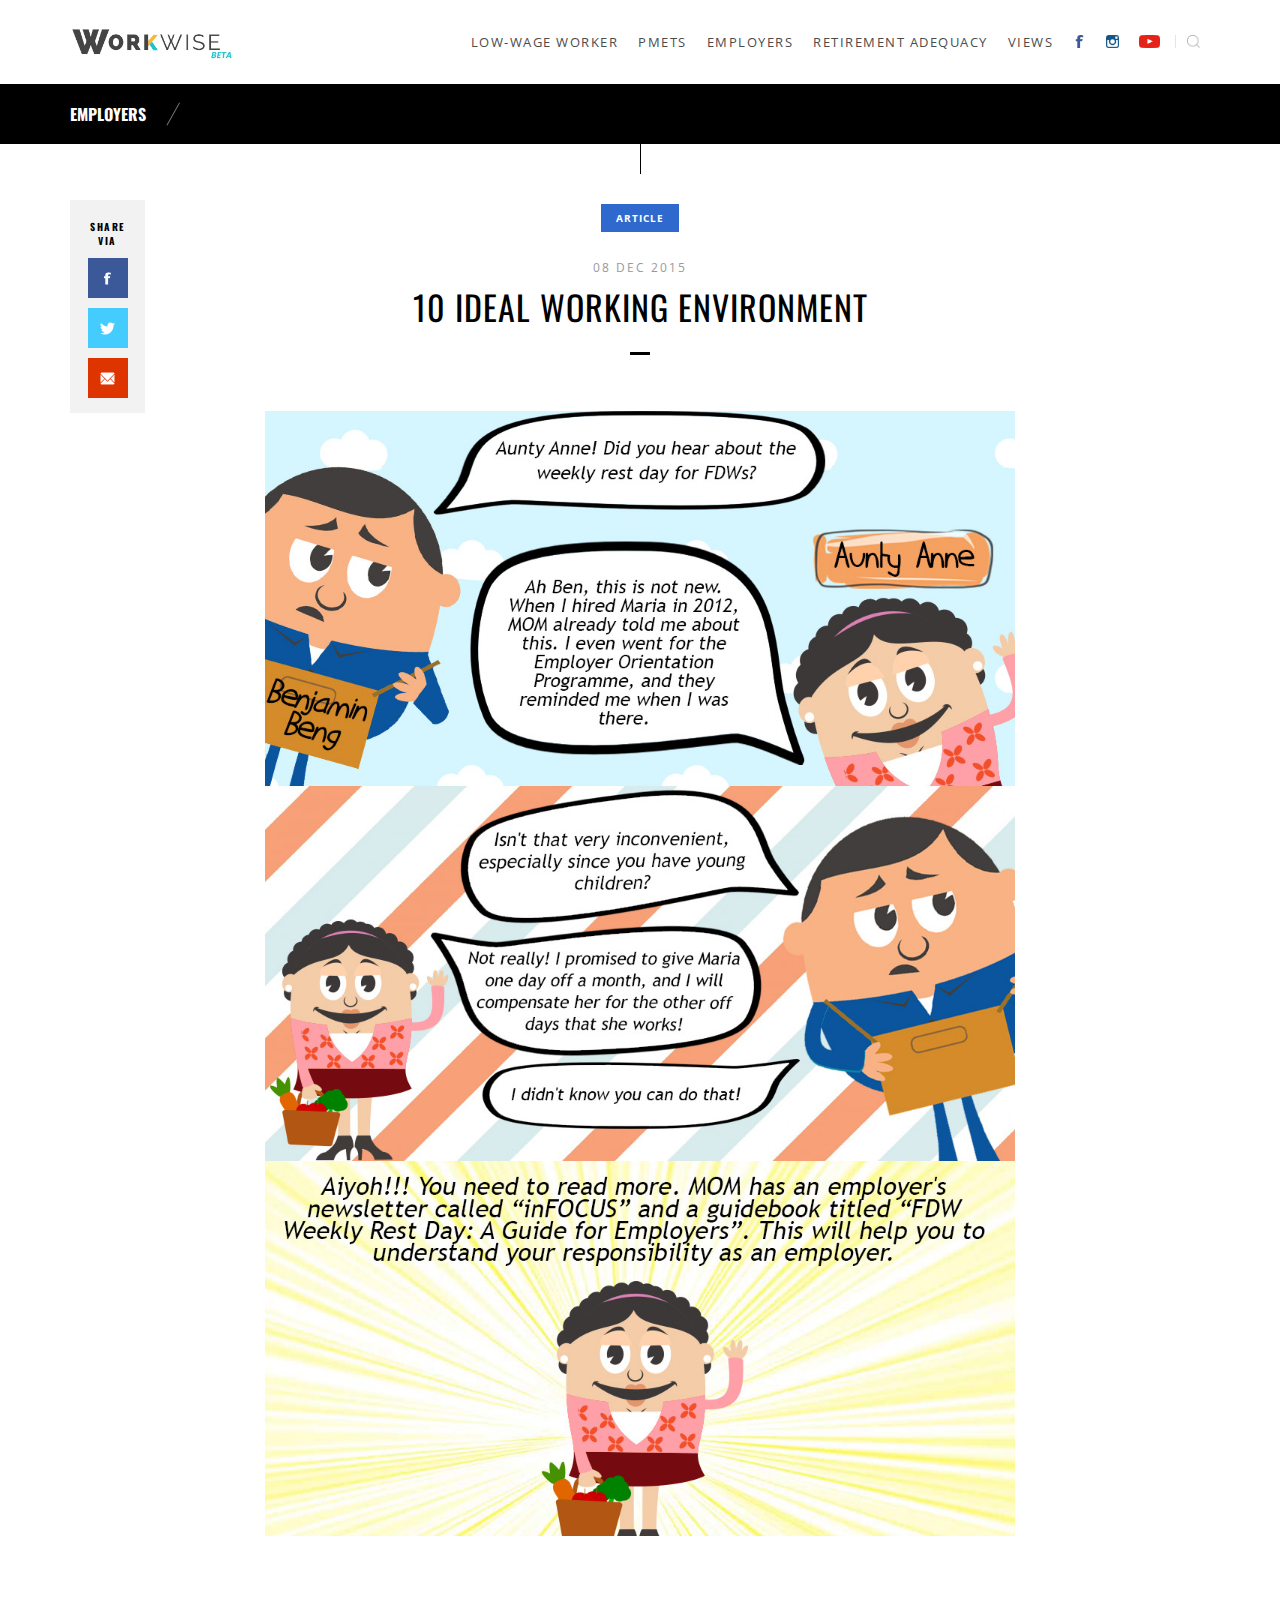
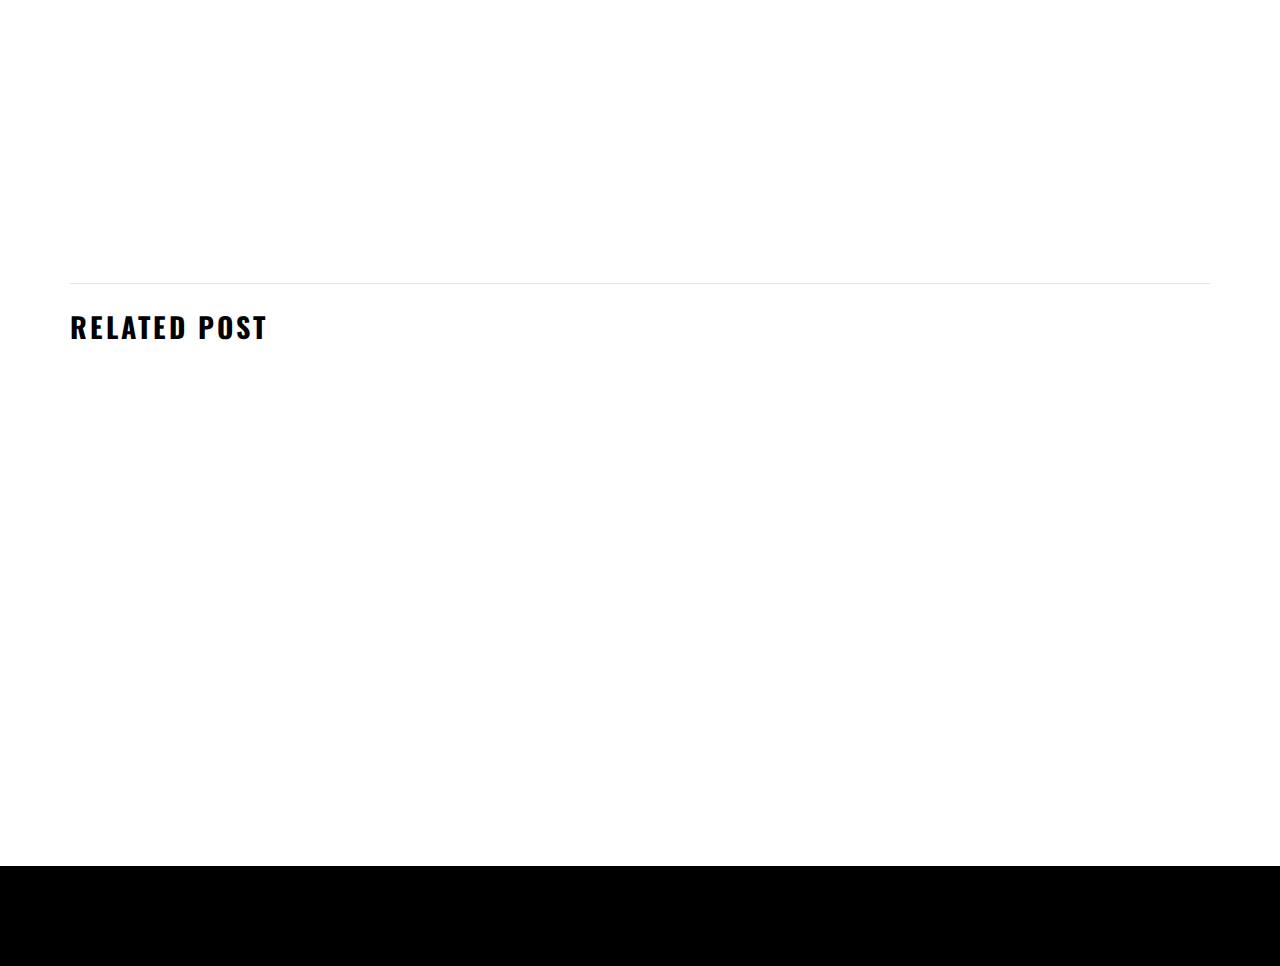
<file: single-page_article2.html>
<!doctype html>

<html>
    <head>
        <meta charset="utf-8">
        <meta http-equiv="X-UA-Compatible" content="IE=edge" />

        <title>WW | Article Title</title>

        <meta http-equiv="Content-Type" content="application/xhtml+xml; charset=utf-8" />
        <meta name="language" content="en" />
        <meta name="apple-mobile-web-app-capable" content="yes" />
        <meta name="viewport" content="width=device-width, initial-scale=1, maximum-scale=1, user-scalable=0" />
        <link rel="shortcut icon" type="image/png" href="assets/images/favicon.png"/>

        <!-- ********************************* -->
        <!--          START CSS FILES          -->
        <!-- ********************************* -->

        <!-- CSS FILE : RESETS -->
        <link type="text/css" rel="stylesheet" media="all" href="assets/css/normalize.css" />
        <link type="text/css" rel="stylesheet" media="all" href="assets/css/reset.css" />
        <link type="text/css" rel="stylesheet" media="all" href="assets/css/form-reset.css" />

        <!-- CSS FILE : SWIPER -->
        <link type="text/css" rel="stylesheet" media="all" href="assets/css/swiper.css" />

        <!-- CSS FILE : ANIMATION -->
        <link type="text/css" rel="stylesheet" media="all" href="assets/css/animate.css" />

        <!-- CSS FILE : BOOTSTRAP -->
        <link type="text/css" rel="stylesheet" media="all" href="assets/css/bootstrap.css" />

        <!-- CSS FILE : APPLICATION FONTS -->
        <!-- RALEWAY FAMILY -->
        <link href='https://fonts.googleapis.com/css?family=Open+Sans:400,300italic,600,300,700,800,400italic,600italic,700italic,800italic' rel='stylesheet' type='text/css'>

        <!-- LOBSTER TWO FAMILY -->
        <link href='https://fonts.googleapis.com/css?family=Lobster' rel='stylesheet' type='text/css'>

        <!-- OSWALD FAMILY -->
        <link href='https://fonts.googleapis.com/css?family=Oswald:400,300,700' rel='stylesheet' type='text/css'>
        
        <!-- OPEN SANS FAMILY -->
        <link href='https://fonts.googleapis.com/css?family=Open+Sans:400,300,300italic,400italic,600,600italic,700,700italic,800,800italic' rel='stylesheet' type='text/css'>

        <!-- CSS FILE : APPPLICATION GENERAL -->
        <link type="text/css" rel="stylesheet" media="all" href="assets/css/theme.css" />
        <link type="text/css" rel="stylesheet" media="all" href="assets/css/app.css" />
        <link type="text/css" rel="stylesheet" media="all" href="assets/css/app_resp.css" />

        <!-- ******************************* -->
        <!--          END CSS FILES          -->
        <!-- ******************************* -->
    </head>










    <body>
        <header class="navigation">
            <div class="container">
                <div class="row">
                    <div class="col-md-2 col-xs-6 col-sm-6 logo">
                        <a href="index.html"> <img src="assets/images/ww-logo-beta.png"> </a>
                    </div>

                    <div class="col-xs-6 col-sm-6 visible-sm visible-xs hidden-md hidden-lg nav_resp">
                        <img src="assets/images/icon-hamburger.png">
                    </div>

                    <div class="col-md-10 col-xs-12 col-sm-12 navbar-resp">
                        <nav>
                            <ul>
                                <li class=""> <a href="#page"> Low-Wage Worker        </a> </li>
                                <li class=""> <a href="#page"> PMETS                  </a> </li>
                                <li class=""> <a href="#page"> Employers              </a> </li>
                                <li class=""> <a href="#page"> Retirement Adequacy    </a> </li>
                                <li class=""> <a href="#page"> Views                  </a> </li>
                                <li class="icons"> 
                                    <a id="topnav_0_HLFacebook" target="_blank" href="https://www.facebook.com/sgministryofmanpower"> <img src="assets/images/icon-facebook.png"> </a>
                                    <a id="topnav_0_HLInstagram" target="_blank" href="https://www.instagram.com/momsgcares/"> <img src="assets/images/icon-instagram.png"> </a>
                                    <a id="topnav_0_HLYoutube" target="_blank" href="https://www.youtube.com/user/MOMsingapore?feature=watch"> <img src="assets/images/icon-youtube.png"> </a>

                                    <a class="searchNav" href="#"> <img src="assets/images/icon-search.png"> </a>
                                </li>
                            </ul>
                        </nav>
                    </div>
                </div>
            </div>

            <div class="searchbar">
                <div class="container">
                    <div class="row">
                        <div class="col-md-9 col-xs-12 searchinput">
                            <form>
                                <input type="text" placeholder="Search">
                            </form>
                            <img class="closesearchbtn" src="assets/images/icon-closeBtn.png">
                        </div>

                        <div class="col-md-3 closeSearch">
                            <p>Press Enter to Search</p>
                            <img class="closesearchbtn" src="assets/images/icon-closeBtn.png">
                        </div>
                    </div>
                </div>
            </div>
        </header>



















        <!-- ARTICLE PAGE CATEGORY TITLE -->
        <section class="page-title">
            <div class="container">
                <div class="row title">
                    <div class="col-md-12 col-sm-12 col-xs-12">
                        <h2>employers</h2>
                    </div>
                </div>
            </div>
        </section>

















        <!-- ARTICLE CONTENT SOCIAL SHARE FIXED -->
        <aside class="article-share">
            <p> SHARE VIA </p>
            <ul>
                <li class="facebook">   <a href="#facebook"></a> </li>
                <li class="twitter">    <a href="#twitter"></a> </li>
                <li class="email">      <a href="#email"></a> </li>
            </ul>
        </aside>

        <!-- ARTICLE CONTENT -->
        <section class="single-article">
            <div class="container">
                <div class="row relative">
                    <div class="col-md-8 col-md-offset-2 col-xs-12 col-sm-12 wow fadeInDown">
                        <header class="label-article">
                            <p> <a href="category.html"> article </a> </p>
                            <time datetime="2015-12-08" pubdate> 08 Dec 2015 </time>
                            <h1> 10 Ideal Working Environment </h1>
                            <!-- <figure>
                                <img src="assets/images/article.png">
                                <figcaption> This picture is lorem ipsum dolor sit amet, consectetur adipiscing elit. </figcaption>
                            </figure> -->
                        </header>
                    </div>
                    
                    <!-- ARTICLE BODY CONTENT -->
                    <div class="col-md-8 col-md-offset-2 col-xs-12 col-sm-12 wow fadeInDown bodyContent">
                        <img src="assets/images/infographic.jpg">
                    </div>

                    <!-- ARTICLE TAGS -->
                    <!-- <div class="col-md-8 col-md-offset-2 col-xs-12 col-sm-12 tags wow fadeInDown">
                        <ul>
                            <li>Tags: </li>
                            <li> <a href="search-tags.html"> work </a> </li> 
                            <li> <a href="search-tags.html"> environment </a> </li> 
                            <li> <a href="search-tags.html"> money </a> </li> 
                            <li> <a href="search-tags.html"> office </a> </li>

                            <li> <a href="search-tags.html"> work </a> </li> 
                            <li> <a href="search-tags.html"> environment </a> </li> 
                            <li> <a href="search-tags.html"> money </a> </li> 
                            <li> <a href="search-tags.html"> office </a> </li>

                            <li> <a href="search-tags.html"> work </a> </li> 
                            <li> <a href="search-tags.html"> environment </a> </li> 
                            <li> <a href="search-tags.html"> money </a> </li> 
                            <li> <a href="search-tags.html"> office </a> </li>
                        </ul>
                    </div> -->

                    <!-- ARTICLE SHARE -->
                    <div class="col-md-8 col-md-offset-2 col-xs-12 col-sm-12 share wow fadeInDown" data-wow-delay="200ms">
                        <p> Share this article via </p>
                        <ul>
                            <li class="facebook">   <p> <a href=""> Share </a> </p> </li>
                            <li class="twitter">    <p> <a href=""> Tweet </a> </p> </li>
                            <li class="email">      <p> <a href=""> Email </a> </p> </li>
                        </ul>
                    </div>

                    <!-- ARTICLE PREV -->
                    <!-- ARTICLE PREV FIGURE -->
                    <!-- MOBILE: HIDE / DESKTOP: SHOW -->
                    <!-- <div class="col-md-4 col-md-offset-2 col-xs-6 col-sm-6 btn-prev-article wow fadeInDown" data-wow-delay="350ms"> 
                        <p> <a href="#single-post"> previous </a> </p> 

                        <div class="hidden-sm hidden-xs next-prev-article wow fadeInDown" data-wow-delay="350ms">
                            <article style="background-image: url('assets/images/article.png');">
                                <header class="label-infographic">
                                    <span> <a href="category.html"> infogrpahic </a> </span>
                                    <h3> <a href="#single-post"> Singapore Statutes Online - 91 - Employment Act </a> </h3>
                                </header>
                            </article>
                        </div>

                    </div> -->



                    <!-- ARTICLE NEXT -->
                    <!-- ARTICLE NEXT FIGURE -->
                    <!-- MOBILE: HIDE / DESKTOP: SHOW -->
                    <div class="col-md-4 col-xs-6 col-sm-6 btn-next-article wow fadeInDown" data-wow-delay="350ms"> 
                        
                        <p> <a href="#single-post"> next </a></p> 

                        <div class="hidden-sm hidden-xs next-prev-article wow fadeInDown" data-wow-delay="350ms">
                            <article style="background-image: url('assets/images/article.png');">
                                <header class="label-gallery">
                                    <span> <a href="category.html"> gallery </a> </span>
                                    <h3> <a href="#single-post"> CPF Contribution and Allocation Rates LOREM IPSUM </a> </h3>
                                </header>
                            </article>
                        </div>

                    </div>

                </div>
            </div>
        </section>




        <!-- ARTICLE CATEGORIES -->
        <section class="categories related">
            <div class="container">
                <div class="row title">
                    <div class="col-md-12 col-xs-12 col-sm-12">
                        <h2> Related post </h2>
                    </div>
                </div>

                <div class="row content">
                    <!-- MOBILE: HIDE / DESKTOP: SHOW -->
                    <div class="col-md-4 hidden-sm hidden-xs wow fadeInDown">
                        <article>
                            <figure class="infographic" style="background-image: url('assets/images/article.png')"> 
                                <a href="#single-post"></a>
                                <span> <a href="category.html"> infographic </a> </span>
                            </figure>
                            
                            <time datetime="2015-12-08" pubdate> 08 Dec 2015 </time>
                            <header> <a href="#single-post"> Employment - Law Society of Singapore </a> </header>
                            <p> Praesent vehicula, justo dapibus posuere aliquet, est dui blandit nisl, vitae ornare. </p>
                        </article>
                    </div>

                    <!-- MOBILE: HIDE / DESKTOP: SHOW -->
                    <div class="col-md-4 hidden-sm hidden-xs wow fadeInDown" data-wow-delay="200ms">
                        <article>
                            <figure class="video" style="background-image: url('assets/images/article.png')"> 
                                <span> <a href="category.html"> video </a> </span>
                                <span class="overlay"> <a href="#single-post"> </a> </span>
                            </figure>
                            
                            <time datetime="2015-11-27" pubdate> 27 Nov 2015 </time>
                            <header> <a href="#single-post"> Who can hire foreign domestic helpers? </a> </header>
                            <p> Praesent vehicula, justo dapibus posuere aliquet, est dui blandit nisl, vitae ornare. </p>
                        </article>
                    </div>

                    <!-- MOBILE: HIDE / DESKTOP: SHOW -->
                    <div class="col-md-4 hidden-sm hidden-xs wow fadeInDown" data-wow-delay="350ms">
                        <article>
                            <figure class="article" style="background-image: url('assets/images/article.png')"> 
                                <a href="#single-post"></a>
                                <span> <a href="category.html"> article </a> </span>
                            </figure>
                            
                            <time datetime="2015-11-27" pubdate> 27 Nov 2015 </time>
                            <header> <a href="#single-post"> CPG contribution rate changes and related assistance measure </a> </header>
                            <p> Praesent vehicula, justo dapibus posuere aliquet, est dui blandit nisl, vitae ornare. </p>
                        </article>
                    </div>

                    <!-- MOBILE: SHOW / DESKTOP: HIDE -->
                    <div class="col-xs-12 col-sm-12 hidden-md visible-sm visible-xs wow fadeInDown">
                        <aside>
                            <ul>
                                <li>
                                    <article>
                                        <span> <a href="#page"> Employers </a> </span>
                                        <header> <a href="#single-post"> Employment - Law Society of Singapore </a> </header>
                                        <time datetime="2015-12-28" pubdate> 15 Dec 2015 </time>
                                        <figure style="background-image: url('assets/images/article.png')"> </figure>
                                    </article>
                                </li>

                                <li>
                                    <article>
                                        <span> <a href="#page"> Employers </a> </span>
                                        <header> <a href="#single-post"> Who Can Hire Foreign Domestic Helpers? </a> </header>
                                        <time datetime="2015-11-27" pubdate> 27 Nov 2015 </time>
                                        <figure style="background-image: url('assets/images/article.png')"> </figure>
                                    </article>
                                </li>

                                <li>
                                    <article>
                                        <span> <a href="#page"> PMETs </a> </span>
                                        <header> <a href="#single-post"> CPF Contribution Rate Changes and Realted Assistance Measures </a> </header>
                                        <time datetime="2015-11-20" pubdate> 20 Nov 2015 </time>
                                        <figure style="background-image: url('assets/images/article.png')"> </figure>
                                    </article>
                                </li>
                            </ul>
                        </aside>
                    </div>
                </div>
            </div>
        </section>



















        <!-- FOOTER -->
        <footer>
            <div class="container wow fadeInDown">
                <div class="row">
                    <div class="col-md-6 col-sm-12 col-xs-12">
                        <ul>
                            <li> <a href="#page"> Terms of Use       </a> </li>
                            <li> <a href="#page"> Privacy Statement  </a> </li>
                            <li> <a href="#page"> Feedback           </a> </li>
                            <li> <a href="#page"> Contact            </a> </li>
                        </ul>
                    </div>

                    <div class="col-md-6 col-sm-12 col-xs-12">
                        <p class="copyright"> Copyright &copy; 2016 Government of Singapore </p>
                    </div>
                </div>
            </div>
        </footer>
    </body>









    <!-- ******************************** -->
    <!--          START JS FILES          -->
    <!-- ******************************** -->

    <!-- JS FILE : GENERAL -->
    <script type="text/javascript" src="assets/js/jquery-1.11.3.js"></script>
    <script type="text/javascript" src="assets/js/modernizr.js"></script>

    <!-- JS FILE : SWIPER -->
    <script type="text/javascript" src="assets/js/swiper.js"></script>

    <!-- JS FILE : WOW -->
    <script type="text/javascript" src="assets/js/wow.js"></script>

    <!-- JS FILE : BOOTSTRAP -->
    <script type="text/javascript" src="assets/js/bootstrap.js"></script>
 
    <!-- JS FILE : APPLICATION GENERAL -->
    <script type="text/javascript" src="assets/js/app.js"></script>

    <!-- ****************************** -->
    <!--          END JS FILES          -->
    <!-- ****************************** -->

    <!-- /*************************************************************************/ -->
    <!-- /*************************************************************************/ -->
    <!--     _|_|_|_|  _|_|_|  _|      _|  _|      _|                                -->
    <!--     _|          _|      _|  _|      _|  _|                                  -->
    <!--     _|_|_|      _|        _|          _|                                    -->
    <!--     _|          _|      _|  _|      _|  _|                                  -->
    <!--     _|        _|_|_|  _|      _|  _|      _|                                -->
    <!-- /*************************************************************************/ -->
    <!--     _|_|_|    _|_|_|    _|_|_|  _|_|_|  _|_|_|_|_|    _|_|    _|            -->
    <!--     _|    _|    _|    _|          _|        _|      _|    _|  _|            -->
    <!--     _|    _|    _|    _|  _|_|    _|        _|      _|_|_|_|  _|            -->
    <!--     _|    _|    _|    _|    _|    _|        _|      _|    _|  _|            -->
    <!--     _|_|_|    _|_|_|    _|_|_|  _|_|_|      _|      _|    _|  _|_|_|_|      -->
    <!-- /*************************************************************************/ -->
    <!-- /*************************************************************************/ -->
</html>
</file>
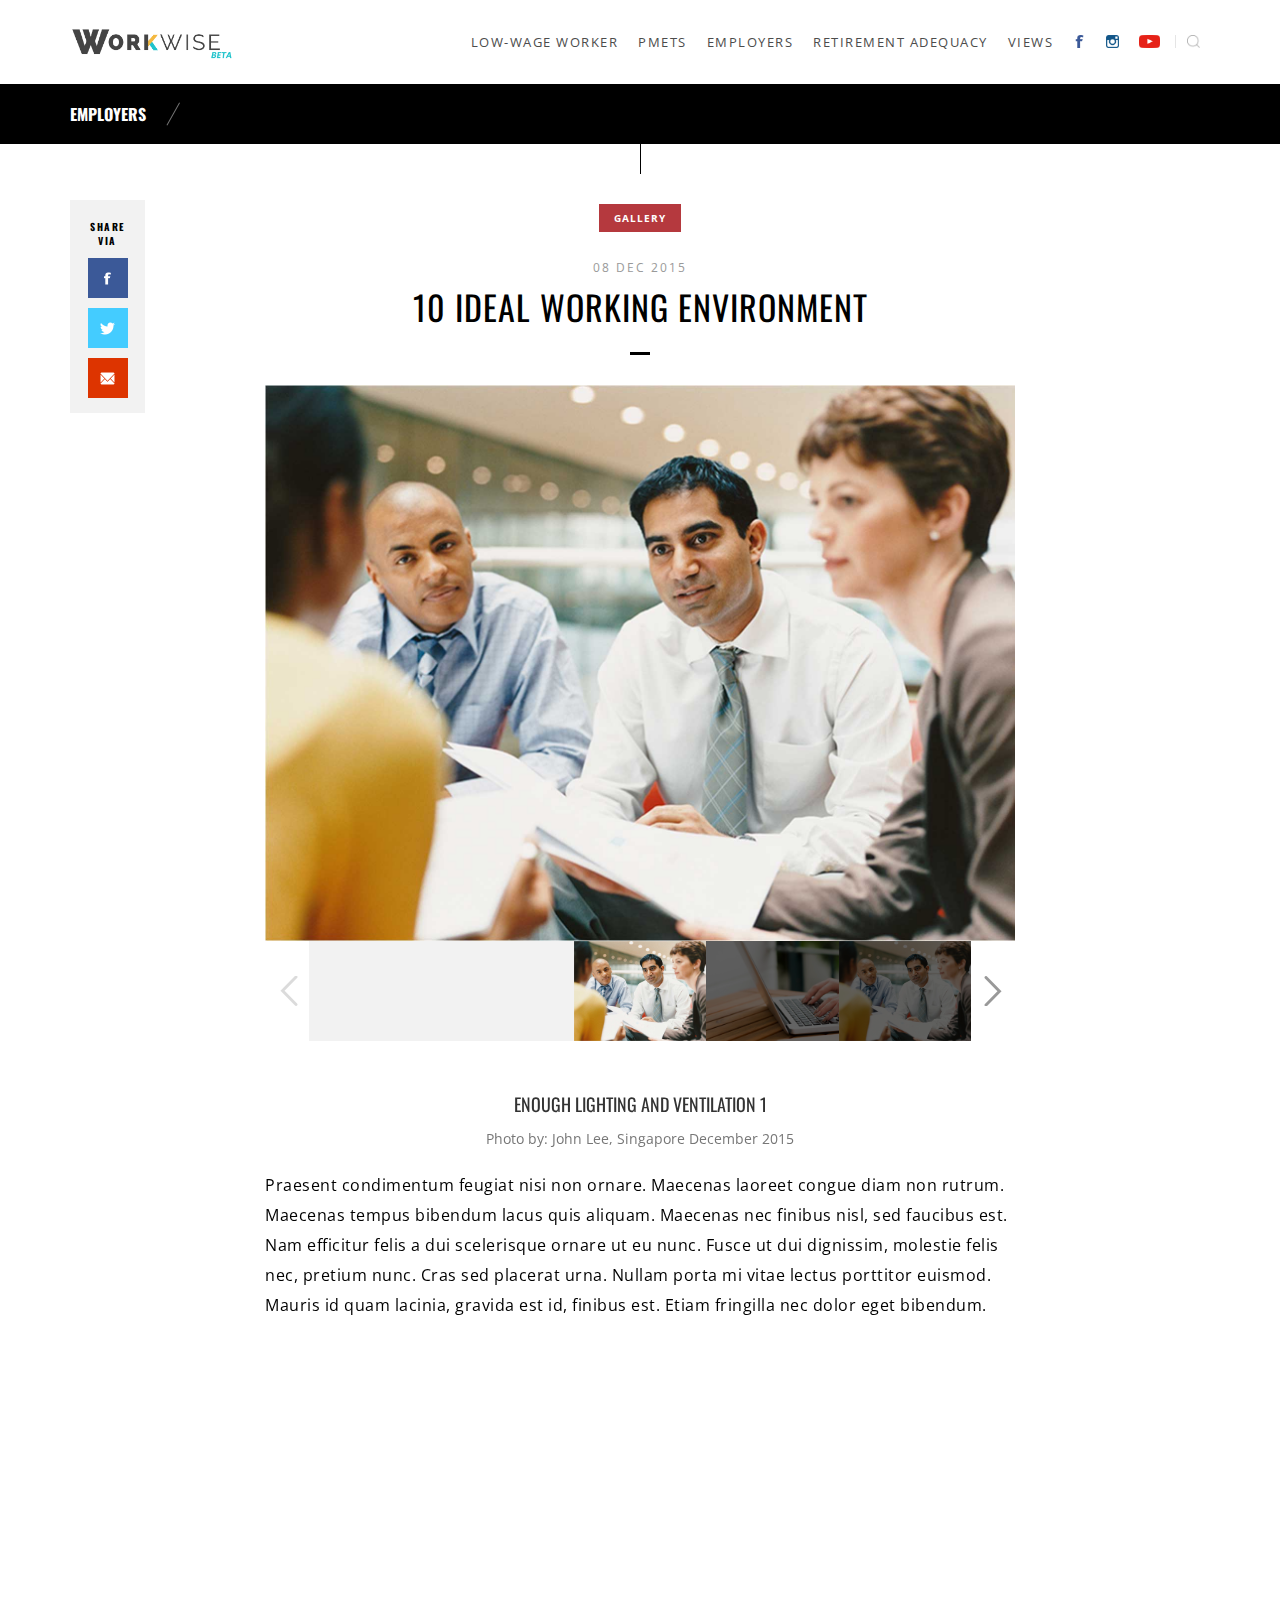
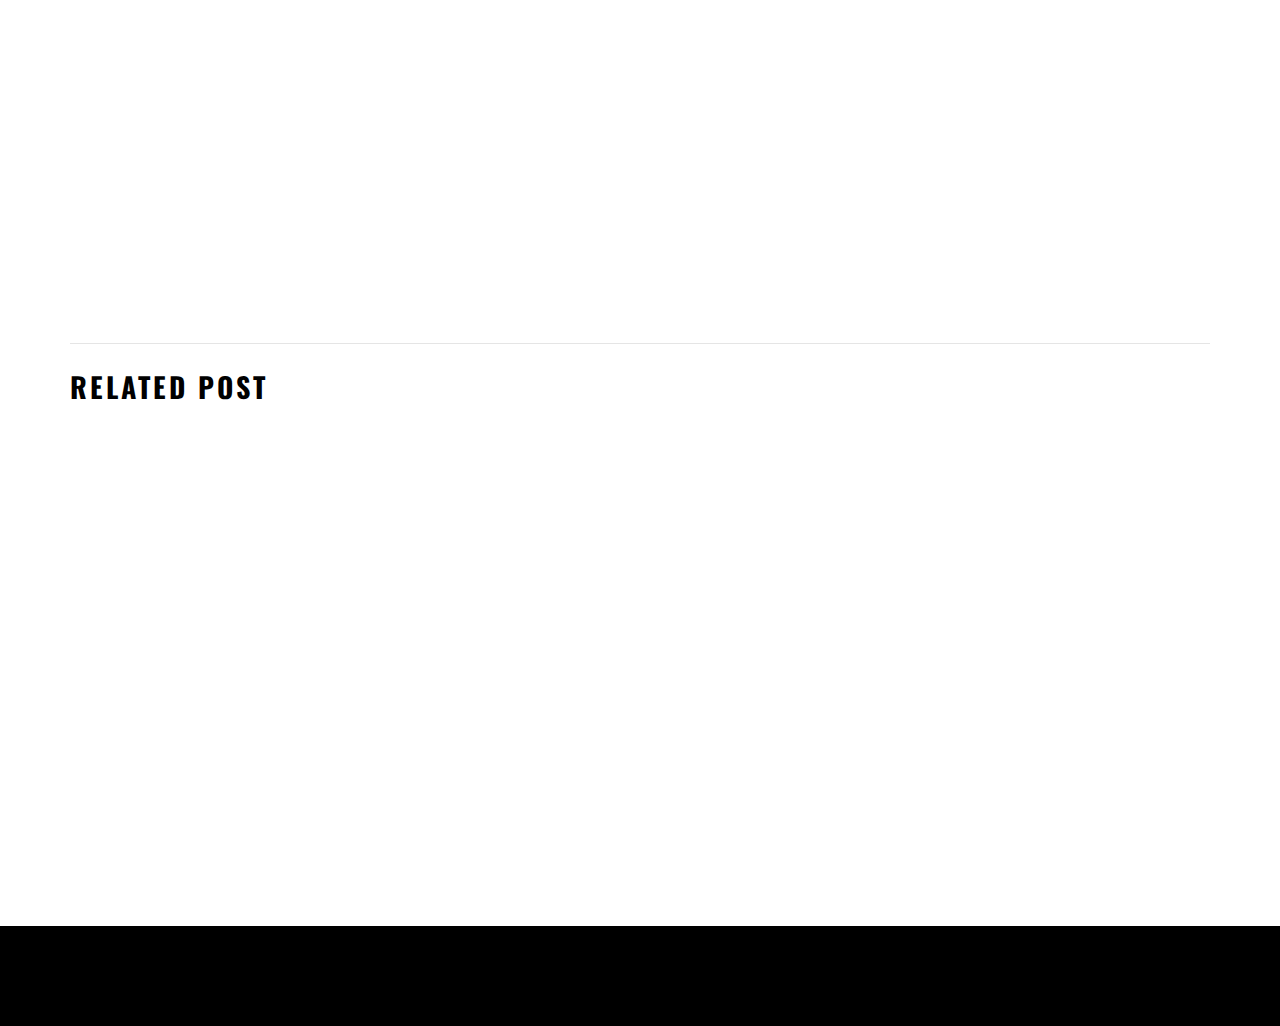
<file: single-page_gallery.html>
<!doctype html>

<html>
	<head>
		<meta charset="utf-8">
		<meta http-equiv="X-UA-Compatible" content="IE=edge" />
		
		<title>WW | Article Title</title>
		
		<meta http-equiv="Content-Type" content="application/xhtml+xml; charset=utf-8" />
		<meta name="language" content="en" />
		<meta name="apple-mobile-web-app-capable" content="yes" />
		<meta name="viewport" content="width=device-width, initial-scale=1, maximum-scale=1, user-scalable=0" />
		<link rel="shortcut icon" type="image/png" href="assets/images/favicon.png"/>
		
		<!-- ********************************* -->
		<!--          START CSS FILES          -->
		<!-- ********************************* -->

		<!-- CSS FILE : RESETS -->        
		<link type="text/css" rel="stylesheet" media="all" href="assets/css/normalize.css" />
		<link type="text/css" rel="stylesheet" media="all" href="assets/css/reset.css" />
		<link type="text/css" rel="stylesheet" media="all" href="assets/css/form-reset.css" />

		<!-- CSS FILE : SWIPER -->        
		<link type="text/css" rel="stylesheet" media="all" href="assets/css/swiper.css" />

		<!-- CSS FILE : ANIMATION -->        
		<link type="text/css" rel="stylesheet" media="all" href="assets/css/animate.css" />

		<!-- CSS FILE : BOOTSTRAP -->        
		<link type="text/css" rel="stylesheet" media="all" href="assets/css/bootstrap.css" />

		<!-- CSS FILE : APPLICATION FONTS -->        
		<!-- RALEWAY FAMILY -->        
		<link href='https://fonts.googleapis.com/css?family=Raleway:400,100,200,300,500,600,700,800,900' rel='stylesheet' type='text/css'>

		<!-- LOBSTER TWO FAMILY -->        
		<link href='https://fonts.googleapis.com/css?family=Lobster' rel='stylesheet' type='text/css'>

		<!-- OSWALD FAMILY -->        
		<link href='https://fonts.googleapis.com/css?family=Oswald:400,300,700' rel='stylesheet' type='text/css'>

		<!-- OPEN SANS FAMILY -->
		<link href='https://fonts.googleapis.com/css?family=Open+Sans:400,300italic,600,300,700,800,400italic,600italic,700italic,800italic' rel='stylesheet' type='text/css'>
		
		<!-- CSS FILE : APPPLICATION GENERAL -->        
		<link type="text/css" rel="stylesheet" media="all" href="assets/css/theme.css" />
		<link type="text/css" rel="stylesheet" media="all" href="assets/css/app.css" />
		<link type="text/css" rel="stylesheet" media="all" href="assets/css/app_resp.css" />
		<!-- ******************************* -->        
		<!--          END CSS FILES          -->        
		<!-- ******************************* -->    
	</head>










    <body>
		<header class="navigation">
            <div class="container">
                <div class="row">
                    <div class="col-md-2 col-xs-6 col-sm-6 logo">
                        <a href="index.html"> <img src="assets/images/ww-logo-beta.png"> </a>
                    </div>

                    <div class="col-xs-6 col-sm-6 visible-sm visible-xs hidden-md hidden-lg nav_resp">
                        <img src="assets/images/icon-hamburger.png">
                    </div>

                    <div class="col-md-10 col-xs-12 col-sm-12 navbar-resp">
                        <nav>
                            <ul>
                                <li class=""> <a href="#page"> Low-Wage Worker        </a> </li>
                                <li class=""> <a href="#page"> PMETS                  </a> </li>
                                <li class=""> <a href="#page"> Employers              </a> </li>
                                <li class=""> <a href="#page"> Retirement Adequacy    </a> </li>
                                <li class=""> <a href="#page"> Views                  </a> </li>
                                <li class="icons"> 
                                    <a id="topnav_0_HLFacebook" target="_blank" href="https://www.facebook.com/sgministryofmanpower"> <img src="assets/images/icon-facebook.png"> </a>
                                    <a id="topnav_0_HLInstagram" target="_blank" href="https://www.instagram.com/momsgcares/"> <img src="assets/images/icon-instagram.png"> </a>
                                    <a id="topnav_0_HLYoutube" target="_blank" href="https://www.youtube.com/user/MOMsingapore?feature=watch"> <img src="assets/images/icon-youtube.png"> </a>

                                    <a class="searchNav" href="#"> <img src="assets/images/icon-search.png"> </a>
                                </li>
                            </ul>
                        </nav>
                    </div>
                </div>
            </div>

            <div class="searchbar">
                <div class="container">
                    <div class="row">
                        <div class="col-md-9 col-xs-12 searchinput">
                            <form>
                                <input type="text" placeholder="Search">
                            </form>
                            <img class="closesearchbtn" src="assets/images/icon-closeBtn.png">
                        </div>

                        <div class="col-md-3 closeSearch">
                            <p>Press Enter to Search</p>
                            <img class="closesearchbtn" src="assets/images/icon-closeBtn.png">
                        </div>
                    </div>
                </div>
            </div>
        </header>

		<!-- ARTICLE PAGE CATEGORY TITLE -->        
		<section class="page-title">
			<div class="container">
				<div class="row title">
					<div class="col-md-12 col-sm-12 col-xs-12">
						<h2>employers</h2>
					</div>
				</div>
			</div>
		</section>

		<!-- ARTICLE CONTENT SOCIAL SHARE FIXED -->        
		<aside class="article-share">
			<p> SHARE VIA </p>
			<ul>
				<li class="facebook">   <a href="#facebook"></a> </li>
				<li class="twitter">    <a href="#twitter"></a> </li>
				<li class="email">      <a href="#email"></a> </li>
			</ul>
		</aside>

		<!-- ARTICLE CONTENT -->        
		<section class="single-article">
			<div class="container">
				<div class="row relative">
					<div class="col-md-8 col-md-offset-2 col-xs-12 col-sm-12 wow fadeInDown">
						<header class="label-gallery">
							<p> <a href="category.html"> gallery </a> </p>
							<time datetime="2015-12-08" pubdate> 08 Dec 2015 </time>                            
							<h1> 10 Ideal Working Environment </h1>
						</header>
					</div>

					<div class="col-md-8 col-md-offset-2 col-xs-12 col-sm-12 wow fadeInDown bodyContent" data-wow-delay="200ms">
						
						<!-- GALLERY BIG -->                        
						<div class="swiper-container gallery-big">
							<div class="swiper-wrapper">
								<div class="swiper-slide"> <img src="assets/images/article.png"> </div>
								<div class="swiper-slide"> <img src="assets/images/hero.jpg"> </div>
								<div class="swiper-slide"> <img src="assets/images/article.png"> </div>
								<!-- <div class="swiper-slide"> <img src="assets/images/article.png"> </div>
								<div class="swiper-slide"> <img src="assets/images/article.png"> </div> -->
							</div>

							<!-- MOBILE: SHOW / DESKTOP: HIDE -->                            
							<div class="swiper-pagination visible-sm visible-xs hidden-md hidden-lg"></div>
						</div>
						
						<!-- GALLERY THUMB -->                        
						<!-- MOBILE: HIDE / DESKTOP: SHOW -->                        
						<div class="swiper-parent hidden-sm hidden-xs">
							<div class="swiper-button-prev swiper-button-white"></div>
							<div class="swiper-container gallery-thumbs">
								<div class="swiper-wrapper">
									<div class="swiper-slide"> <span></span> <img src="assets/images/article.png"> </div>
									<div class="swiper-slide"> <span></span> <img src="assets/images/hero.jpg"> </div>
									<div class="swiper-slide"> <span></span> <img src="assets/images/article.png"> </div>
									<div class="swiper-slide"> <span></span> <img src="assets/images/article.png"> </div>
									<div class="swiper-slide"> <span></span> <img src="assets/images/article.png"> </div>
								</div>
							</div>
							<div class="swiper-button-next swiper-button-white"></div>
						</div>
						
						<!-- GALLERY CONTENT -->                        
						<div class="swiper-container gallery-content">
							<div class="swiper-wrapper">
								<div class="swiper-slide">
									<h2>Enough lighting and ventilation 1 </h2>
									<span>Photo by: John Lee, Singapore December 2015</span>                                    
									<p> Praesent condimentum feugiat nisi non ornare. Maecenas laoreet congue diam non rutrum. Maecenas tempus bibendum lacus quis aliquam. Maecenas nec finibus nisl, sed faucibus est. Nam efficitur felis a dui scelerisque ornare ut eu nunc. Fusce ut dui dignissim, molestie felis nec, pretium nunc. Cras sed placerat urna. Nullam porta mi vitae lectus porttitor euismod. Mauris id quam lacinia, gravida est id, finibus est. Etiam fringilla nec dolor eget bibendum. </p>
								</div>
								<div class="swiper-slide">
									<h2>Enough lighting and ventilation 2 </h2>
									<span>Photo by: John Lee, Singapore December 2015</span>                                    
									<p> Praesent condimentum feugiat nisi non ornare. Maecenas laoreet congue diam non rutrum. Maecenas tempus bibendum lacus quis aliquam. Maecenas nec finibus nisl, sed faucibus est. Nam efficitur felis a dui scelerisque ornare ut eu nunc. Fusce ut dui dignissim, molestie felis nec, pretium nunc. Cras sed placerat urna. Nullam porta mi vitae lectus porttitor euismod. Mauris id quam lacinia, gravida est id, finibus est. Etiam fringilla nec dolor eget bibendum. </p>
								</div>
								<div class="swiper-slide">
									<h2>Enough lighting and ventilation 3 </h2>
									<span>Photo by: John Lee, Singapore December 2015</span>                                    
									<p> Praesent condimentum feugiat nisi non ornare. Maecenas laoreet congue diam non rutrum. Maecenas tempus bibendum lacus quis aliquam. Maecenas nec finibus nisl, sed faucibus est. Nam efficitur felis a dui scelerisque ornare ut eu nunc. Fusce ut dui dignissim, molestie felis nec, pretium nunc. Cras sed placerat urna. Nullam porta mi vitae lectus porttitor euismod. Mauris id quam lacinia, gravida est id, finibus est. Etiam fringilla nec dolor eget bibendum. </p>
								</div>
								<div class="swiper-slide">
									<h2>Enough lighting and ventilation 4 </h2>
									<span>Photo by: John Lee, Singapore December 2015</span>                                    
									<p> Praesent condimentum feugiat nisi non ornare. Maecenas laoreet congue diam non rutrum. Maecenas tempus bibendum lacus quis aliquam. Maecenas nec finibus nisl, sed faucibus est. Nam efficitur felis a dui scelerisque ornare ut eu nunc. Fusce ut dui dignissim, molestie felis nec, pretium nunc. Cras sed placerat urna. Nullam porta mi vitae lectus porttitor euismod. Mauris id quam lacinia, gravida est id, finibus est. Etiam fringilla nec dolor eget bibendum. </p>
								</div>
								<div class="swiper-slide">
									<h2>Enough lighting and ventilation 5 </h2>
									<span>Photo by: John Lee, Singapore December 2015</span>                                    
									<p> Praesent condimentum feugiat nisi non ornare. Maecenas laoreet congue diam non rutrum. Maecenas tempus bibendum lacus quis aliquam. Maecenas nec finibus nisl, sed faucibus est. Nam efficitur felis a dui scelerisque ornare ut eu nunc. Fusce ut dui dignissim, molestie felis nec, pretium nunc. Cras sed placerat urna. Nullam porta mi vitae lectus porttitor euismod. Mauris id quam lacinia, gravida est id, finibus est. Etiam fringilla nec dolor eget bibendum. </p>
								</div>
							</div>
						</div>
					</div>
					
					<!-- ARTICLE TAGS -->                    
					<div class="col-md-8 col-md-offset-2 col-xs-12 col-sm-12 tags wow fadeInDown">
						<ul>
						    <li>Tags: </li>
						    <li> <a href="search-tags.html"> work </a> </li> 
						    <li> <a href="search-tags.html"> environment </a> </li> 
						    <li> <a href="search-tags.html"> money </a> </li> 
						    <li> <a href="search-tags.html"> office </a> </li>

						    <li> <a href="search-tags.html"> work </a> </li> 
						    <li> <a href="search-tags.html"> environment </a> </li> 
						    <li> <a href="search-tags.html"> money </a> </li> 
						    <li> <a href="search-tags.html"> office </a> </li>

						    <li> <a href="search-tags.html"> work </a> </li> 
						    <li> <a href="search-tags.html"> environment </a> </li> 
						    <li> <a href="search-tags.html"> money </a> </li> 
						    <li> <a href="search-tags.html"> office </a> </li>
						</ul>
					</div>
					
					<!-- ARTICLE SHARE -->                    
					<div class="col-md-8 col-md-offset-2 col-xs-12 col-sm-12 share wow fadeInDown" data-wow-delay="200ms">
						<p> Share this article via </p>
						<ul>
							<li class="facebook">
								<p> <a href=""> Share </a> </p>
							</li>
							<li class="twitter">
								<p> <a href=""> Tweet </a> </p>
							</li>
							<li class="email">
								<p> <a href=""> Email </a> </p>
							</li>
						</ul>
					</div>
					
					<!-- ARTICLE PREV -->
                    <!-- ARTICLE PREV FIGURE -->
                    <!-- MOBILE: HIDE / DESKTOP: SHOW -->
                    <div class="col-md-4 col-md-offset-2 col-xs-6 col-sm-6 btn-prev-article wow fadeInDown" data-wow-delay="350ms"> 
                        <p> <a href="#single-post"> previous </a> </p> 

                        <div class="hidden-sm hidden-xs next-prev-article wow fadeInDown" data-wow-delay="350ms">
                            <article style="background-image: url('assets/images/article.png');">
                                <header class="label-infographic">
                                    <span> <a href="category.html"> infogrpahic </a> </span>
                                    <h3> <a href="#single-post"> Singapore Statutes Online - 91 - Employment Act </a> </h3>
                                </header>
                            </article>
                        </div>

                    </div>



                    <!-- ARTICLE NEXT -->
                    <!-- ARTICLE NEXT FIGURE -->
                    <!-- MOBILE: HIDE / DESKTOP: SHOW -->
                    <!-- <div class="col-md-4 col-xs-6 col-sm-6 btn-next-article wow fadeInDown" data-wow-delay="350ms"> 
                        
                        <p> <a href="#single-post"> next </a></p> 

                        <div class="hidden-sm hidden-xs next-prev-article wow fadeInDown" data-wow-delay="350ms">
                            <article style="background-image: url('assets/images/article.png');">
                                <header class="label-gallery">
                                    <span> <a href="category.html"> gallery </a> </span>
                                    <h3> <a href="#single-post"> CPF Contribution and Allocation Rates LOREM IPSUM </a> </h3>
                                </header>
                            </article>
                        </div>

                    </div> -->

				</div>
			</div>
		</section>
		
		<!-- ARTICLE CATEGORIES -->        
		<section class="categories related">
			<div class="container">
				<div class="row title">
					<div class="col-md-12 col-xs-12 col-sm-12">
						<h2> Related post </h2>
					</div>
				</div>
				<div class="row content">
					
					<!-- MOBILE: HIDE / DESKTOP: SHOW -->                    
					<div class="col-md-4 hidden-sm hidden-xs wow fadeInDown">
						<article>
							<figure class="infographic" style="background-image: url('assets/images/article.png')">
								<a href="#single-post"></a>
								<span> <a href="category.html"> infographic </a> </span>
							</figure>
							<time datetime="2015-12-08" pubdate> 08 Dec 2015 </time>                            
							<header> <a href="#single-post"> Employment - Law Society of Singapore </a> </header>
							<p> Praesent vehicula, justo dapibus posuere aliquet, est dui blandit nisl, vitae ornare. </p>
						</article>
					</div>
					
					<!-- MOBILE: HIDE / DESKTOP: SHOW -->                    
					<div class="col-md-4 hidden-sm hidden-xs wow fadeInDown" data-wow-delay="200ms">
						<article>
							<figure class="video" style="background-image: url('assets/images/article.png')">
								<span> <a href="category.html"> video </a> </span>
								<span class="overlay"> <a href="#single-post"> </a> </span>
							</figure>
							<time datetime="2015-11-27" pubdate> 27 Nov 2015 </time>                            
							<header> <a href="#single-post"> Who can hire foreign domestic helpers? </a> </header>
							<p> Praesent vehicula, justo dapibus posuere aliquet, est dui blandit nisl, vitae ornare. </p>
						</article>
					</div>
					
					<!-- MOBILE: HIDE / DESKTOP: SHOW -->                    
					<div class="col-md-4 hidden-sm hidden-xs wow fadeInDown" data-wow-delay="350ms">
						<article>
							<figure class="article" style="background-image: url('assets/images/article.png')">
								<a href="#single-post"></a>
								<span> <a href="category.html"> article </a> </span>                            
							</figure>
							<time datetime="2015-11-27" pubdate> 27 Nov 2015 </time>                            
							<header> <a href="#single-post"> CPG contribution rate changes and related assistance measure </a> </header>
							<p> Praesent vehicula, justo dapibus posuere aliquet, est dui blandit nisl, vitae ornare. </p>
						</article>
					</div>
					
					<!-- MOBILE: SHOW / DESKTOP: HIDE -->                    
					<div class="col-xs-12 col-sm-12 hidden-md visible-sm visible-xs wow fadeInDown">
						<aside>
							<ul>
								<li>
									<article>
										<span> <a href="#page"> Employers </a> </span>   
										<header> <a href="#single-post"> Employment - Law Society of Singapore </a> </header>
										<time datetime="2015-12-28" pubdate> 15 Dec 2015 </time>
										<figure style="background-image: url('assets/images/article.png')"> </figure>
									</article>
								</li>

								<li>
									<article>
										<span> <a href="#page"> Employers </a> </span>
										<header> <a href="#single-post"> Who Can Hire Foreign Domestic Helpers? </a> </header>
										<time datetime="2015-11-27" pubdate> 27 Nov 2015 </time>
										<figure style="background-image: url('assets/images/article.png')"> </figure>
									</article>
								</li>

								<li>
									<article>
										<span> <a href="#page"> PMETs </a> </span>
										<header> <a href="#single-post"> CPF Contribution Rate Changes and Realted Assistance Measures </a> </header>
										<time datetime="2015-11-20" pubdate> 20 Nov 2015 </time>
										<figure style="background-image: url('assets/images/article.png')"> </figure>
									</article>
								</li>
							</ul>
						</aside>
					</div>
				</div>
			</div>
		</section>

		<!-- FOOTER -->        
		<footer>
			<div class="container wow fadeInDown">
				<div class="row">
					<div class="col-md-6 col-sm-12 col-xs-12">
						<ul>
							<li> <a href="#page"> Terms of Use       </a> </li>
							<li> <a href="#page"> Privacy Statement  </a> </li>
							<li> <a href="#page"> Feedback           </a> </li>
							<li> <a href="#page"> Contact            </a> </li>
						</ul>
					</div>
					<div class="col-md-6 col-sm-12 col-xs-12">
						<p class="copyright"> Copyright &copy; 2016 Government of Singapore </p>
					</div>
				</div>
			</div>
		</footer>
	</body>

	<!-- ******************************** -->    
	<!--          START JS FILES          -->    
	<!-- ******************************** -->    
	<!-- JS FILE : GENERAL -->    
	<script type="text/javascript" src="assets/js/jquery-1.11.3.js"></script>    
	<script type="text/javascript" src="assets/js/modernizr.js"></script>    
	<!-- JS FILE : SWIPER -->    
	<script type="text/javascript" src="assets/js/swiper.js"></script>    
	<!-- JS FILE : WOW -->    
	<script type="text/javascript" src="assets/js/wow.js"></script>    
	<!-- JS FILE : BOOTSTRAP -->    
	<script type="text/javascript" src="assets/js/bootstrap.js"></script>     
	<!-- JS FILE : APPLICATION GENERAL -->    
	<script type="text/javascript" src="assets/js/app.js"></script>    
	<!-- ****************************** -->    
	<!--          END JS FILES          -->    
	<!-- ****************************** -->    
	<!-- /*************************************************************************/ -->    
	<!-- /*************************************************************************/ -->    
	<!--     _|_|_|_|  _|_|_|  _|      _|  _|      _|                                -->    
	<!--     _|          _|      _|  _|      _|  _|                                  -->    
	<!--     _|_|_|      _|        _|          _|                                    -->    
	<!--     _|          _|      _|  _|      _|  _|                                  -->    
	<!--     _|        _|_|_|  _|      _|  _|      _|                                -->    
	<!-- /*************************************************************************/ -->    
	<!--     _|_|_|    _|_|_|    _|_|_|  _|_|_|  _|_|_|_|_|    _|_|    _|            -->    
	<!--     _|    _|    _|    _|          _|        _|      _|    _|  _|            -->    
	<!--     _|    _|    _|    _|  _|_|    _|        _|      _|_|_|_|  _|            -->    
	<!--     _|    _|    _|    _|    _|    _|        _|      _|    _|  _|            -->    
	<!--     _|_|_|    _|_|_|    _|_|_|  _|_|_|      _|      _|    _|  _|_|_|_|      -->    
	<!-- /*************************************************************************/ -->    
	<!-- /*************************************************************************/ -->
</html>
</file>
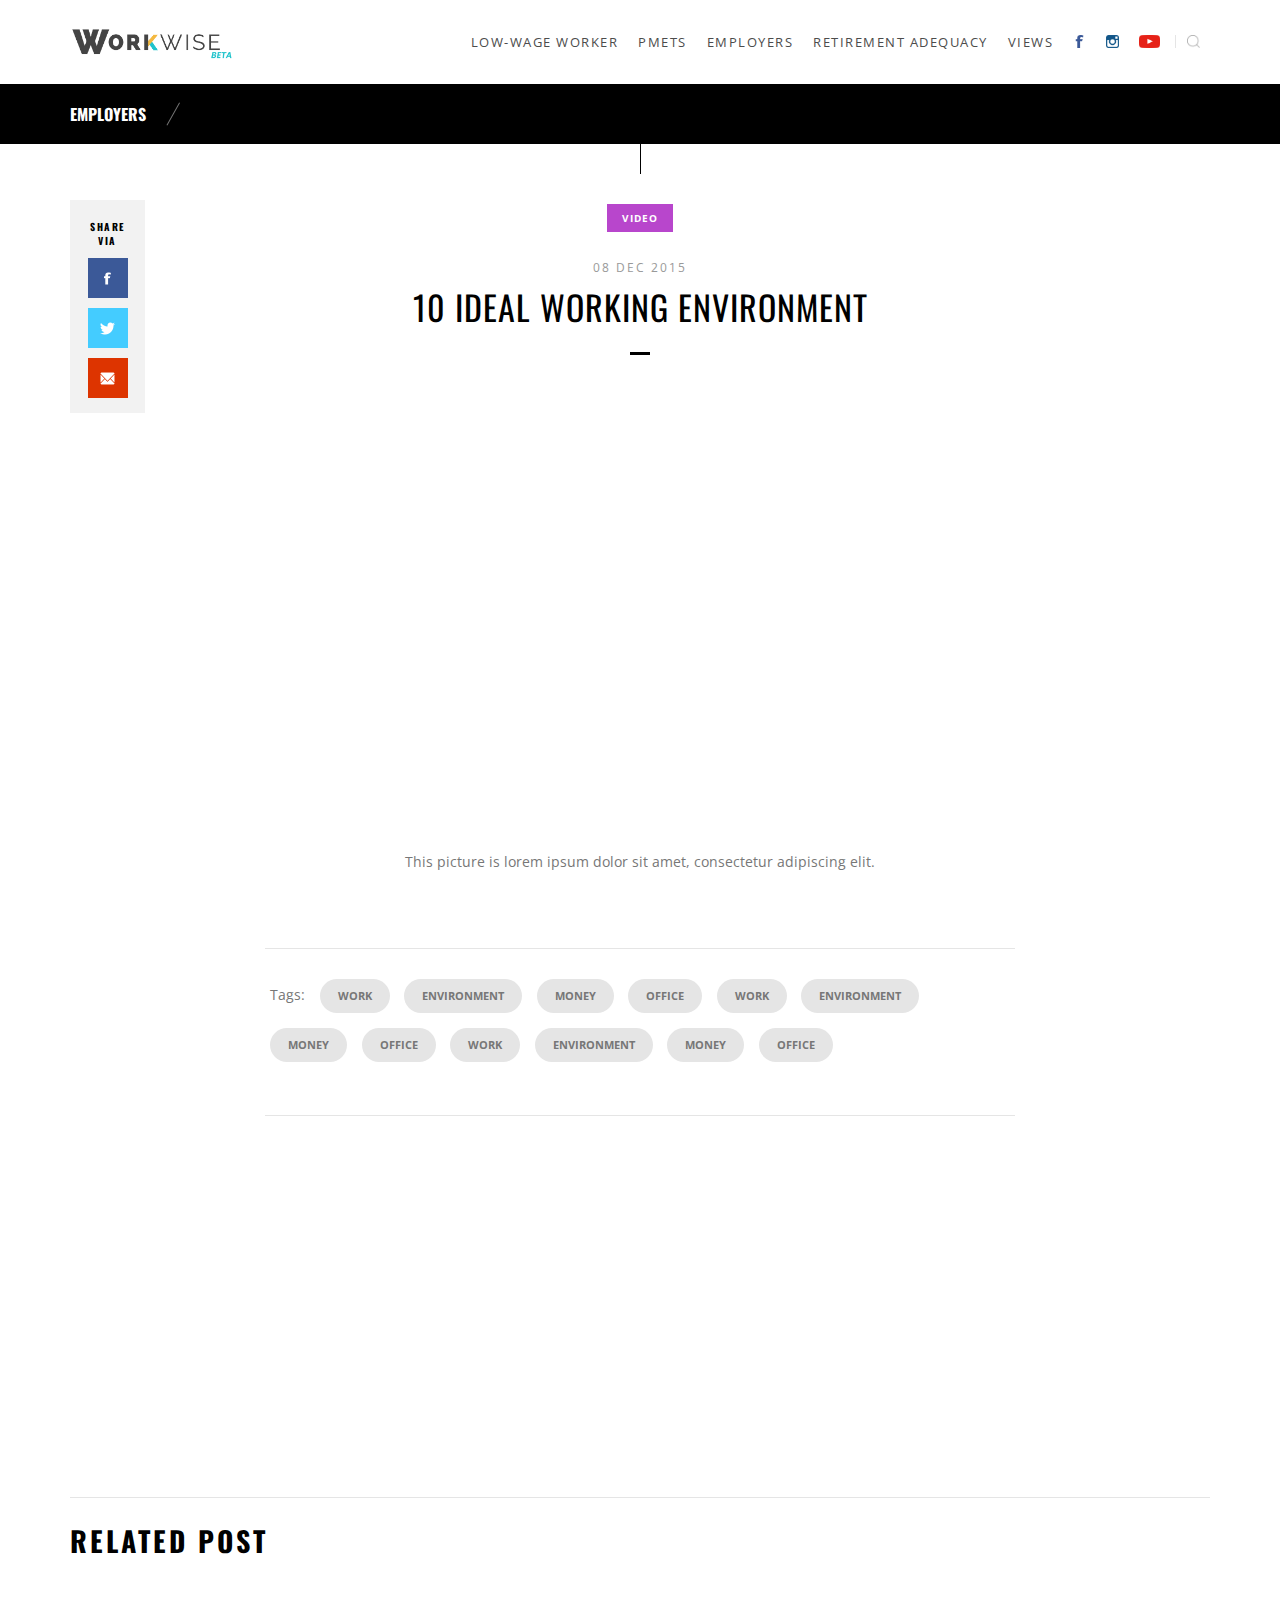
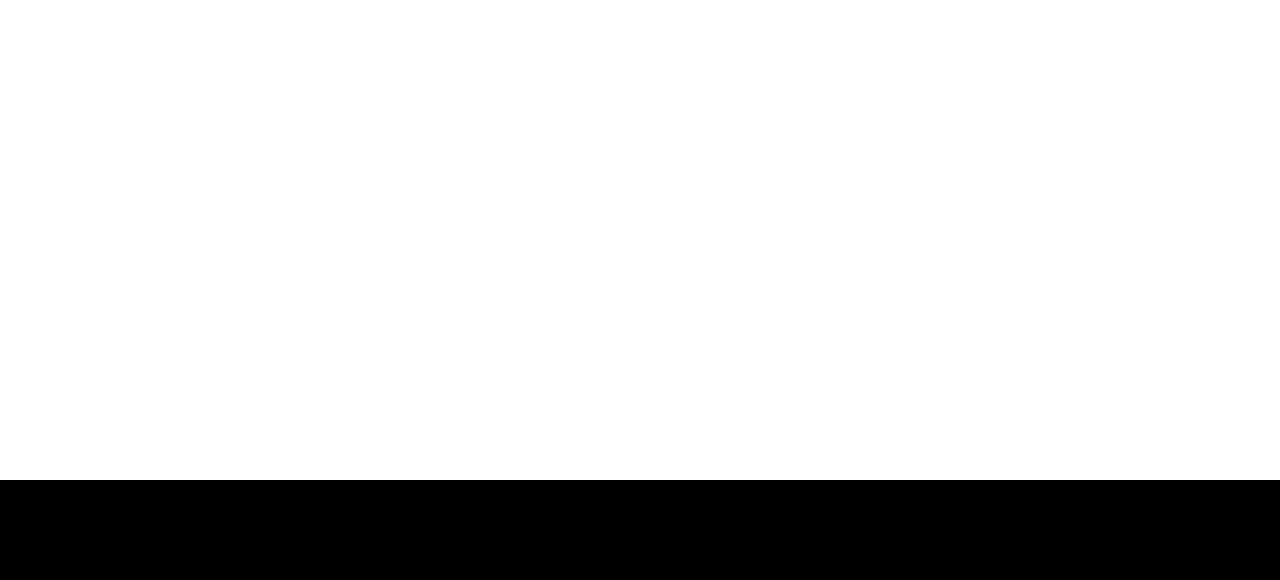
<file: single-page_video.html>
<!doctype html>

<html>
	<head>
        <meta charset="utf-8">
        <meta http-equiv="X-UA-Compatible" content="IE=edge" />

    	<title>WW | Article Title</title>

        <meta http-equiv="Content-Type" content="application/xhtml+xml; charset=utf-8" />
        <meta name="language" content="en" />
        <meta name="apple-mobile-web-app-capable" content="yes" />
        <meta name="viewport" content="width=device-width, initial-scale=1, maximum-scale=1, user-scalable=0" />
        <link rel="shortcut icon" type="image/png" href="assets/images/favicon.png"/>

    	<!-- ********************************* -->
        <!--          START CSS FILES          -->
        <!-- ********************************* -->

        <!-- CSS FILE : RESETS -->
        <link type="text/css" rel="stylesheet" media="all" href="assets/css/normalize.css" />
        <link type="text/css" rel="stylesheet" media="all" href="assets/css/reset.css" />
        <link type="text/css" rel="stylesheet" media="all" href="assets/css/form-reset.css" />

        <!-- CSS FILE : SWIPER -->
        <link type="text/css" rel="stylesheet" media="all" href="assets/css/swiper.css" />

        <!-- CSS FILE : ANIMATION -->
        <link type="text/css" rel="stylesheet" media="all" href="assets/css/animate.css" />

        <!-- CSS FILE : BOOTSTRAP -->
        <link type="text/css" rel="stylesheet" media="all" href="assets/css/bootstrap.css" />

        <!-- CSS FILE : APPLICATION FONTS -->
        <!-- RALEWAY FAMILY -->
        <link href='https://fonts.googleapis.com/css?family=Raleway:400,100,200,300,500,600,700,800,900' rel='stylesheet' type='text/css'>

        <!-- LOBSTER TWO FAMILY -->
        <link href='https://fonts.googleapis.com/css?family=Lobster' rel='stylesheet' type='text/css'>

        <!-- OSWALD FAMILY -->
        <link href='https://fonts.googleapis.com/css?family=Oswald:400,300,700' rel='stylesheet' type='text/css'>
        
        <!-- OPEN SANS FAMILY -->
        <link href='https://fonts.googleapis.com/css?family=Open+Sans:400,300,300italic,400italic,600,600italic,700,700italic,800,800italic' rel='stylesheet' type='text/css'>

        <!-- CSS FILE : APPPLICATION GENERAL -->
        <link type="text/css" rel="stylesheet" media="all" href="assets/css/theme.css" />
        <link type="text/css" rel="stylesheet" media="all" href="assets/css/app.css" />
        <link type="text/css" rel="stylesheet" media="all" href="assets/css/app_resp.css" />

        <!-- ******************************* -->
        <!--          END CSS FILES          -->
        <!-- ******************************* -->
    </head>










    <body>
        <header class="navigation">
            <div class="container">
                <div class="row">
                    <div class="col-md-2 col-xs-6 col-sm-6 logo">
                        <a href="index.html"> <img src="assets/images/ww-logo-beta.png"> </a>
                    </div>

                    <div class="col-xs-6 col-sm-6 visible-sm visible-xs hidden-md hidden-lg nav_resp">
                        <img src="assets/images/icon-hamburger.png">
                    </div>

                    <div class="col-md-10 col-xs-12 col-sm-12 navbar-resp">
                        <nav>
                            <ul>
                                <li class=""> <a href="#page"> Low-Wage Worker        </a> </li>
                                <li class=""> <a href="#page"> PMETS                  </a> </li>
                                <li class=""> <a href="#page"> Employers              </a> </li>
                                <li class=""> <a href="#page"> Retirement Adequacy    </a> </li>
                                <li class=""> <a href="#page"> Views                  </a> </li>
                                <li class="icons"> 
                                    <a id="topnav_0_HLFacebook" target="_blank" href="https://www.facebook.com/sgministryofmanpower"> <img src="assets/images/icon-facebook.png"> </a>
                                    <a id="topnav_0_HLInstagram" target="_blank" href="https://www.instagram.com/momsgcares/"> <img src="assets/images/icon-instagram.png"> </a>
                                    <a id="topnav_0_HLYoutube" target="_blank" href="https://www.youtube.com/user/MOMsingapore?feature=watch"> <img src="assets/images/icon-youtube.png"> </a>

                                    <a class="searchNav" href="#"> <img src="assets/images/icon-search.png"> </a>
                                </li>
                            </ul>
                        </nav>
                    </div>
                </div>
            </div>

            <div class="searchbar">
                <div class="container">
                    <div class="row">
                        <div class="col-md-9 col-xs-12 searchinput">
                            <form>
                                <input type="text" placeholder="Search">
                            </form>
                            <img class="closesearchbtn" src="assets/images/icon-closeBtn.png">
                        </div>

                        <div class="col-md-3 closeSearch">
                            <p>Press Enter to Search</p>
                            <img class="closesearchbtn" src="assets/images/icon-closeBtn.png">
                        </div>
                    </div>
                </div>
            </div>
        </header>



















        <!-- ARTICLE PAGE CATEGORY TITLE -->
        <section class="page-title">
            <div class="container">
                <div class="row title">
                    <div class="col-md-12 col-sm-12 col-xs-12">
                        <h2>employers</h2>
                    </div>
                </div>
            </div>
        </section>

















        <!-- ARTICLE CONTENT SOCIAL SHARE FIXED -->
        <aside class="article-share">
            <p> SHARE VIA </p>
            <ul>
                <li class="facebook">   <a href="#facebook"></a> </li>
                <li class="twitter">    <a href="#twitter"></a> </li>
                <li class="email">      <a href="#email"></a> </li>
            </ul>
        </aside>

        <!-- ARTICLE CONTENT -->
        <section class="single-article">
            <div class="container">
                <div class="row relative">
                    <!--  -->
                    <div class="col-md-8 col-md-offset-2 col-xs-12 col-sm-12 wow fadeInDown">
                        <header class="label-video">
                            <p> <a href="category.html"> Video </a> </p>
                            <time datetime="2015-12-08" pubdate> 08 Dec 2015 </time>
                            <h1> 10 Ideal Working Environment </h1>
                            <figure>
                                <div class="videoCage">
                                    <iframe width="560" height="315" src="https://www.youtube.com/embed/vecKtwN76t0" frameborder="0" allowfullscreen></iframe>
                                </div>
                                <figcaption> This picture is lorem ipsum dolor sit amet, consectetur adipiscing elit. </figcaption>
                            </figure>
                        </header>
                    </div>

                    <!-- ARTICLE TAGS -->
                    <div class="col-md-8 col-md-offset-2 col-xs-12 col-sm-12 tags wow fadeInDown">
                        <ul>
                            <li>Tags: </li>
                            <li> <a href="search-tags.html"> work </a> </li> 
                            <li> <a href="search-tags.html"> environment </a> </li> 
                            <li> <a href="search-tags.html"> money </a> </li> 
                            <li> <a href="search-tags.html"> office </a> </li>

                            <li> <a href="search-tags.html"> work </a> </li> 
                            <li> <a href="search-tags.html"> environment </a> </li> 
                            <li> <a href="search-tags.html"> money </a> </li> 
                            <li> <a href="search-tags.html"> office </a> </li>

                            <li> <a href="search-tags.html"> work </a> </li> 
                            <li> <a href="search-tags.html"> environment </a> </li> 
                            <li> <a href="search-tags.html"> money </a> </li> 
                            <li> <a href="search-tags.html"> office </a> </li>
                        </ul>
                    </div>

                    <!-- ARTICLE SHARE -->
                    <div class="col-md-8 col-md-offset-2 col-xs-12 col-sm-12 share wow fadeInDown" data-wow-delay="200ms">
                        <p> Share this article via </p>
                        <ul>
                            <li class="facebook">   <p> <a href=""> Share </a> </p> </li>
                            <li class="twitter">    <p> <a href=""> Tweet </a> </p> </li>
                            <li class="email">      <p> <a href=""> Email </a> </p> </li>
                        </ul>
                    </div>

                    <!-- ARTICLE PREV -->
                    <!-- ARTICLE PREV FIGURE -->
                    <!-- MOBILE: HIDE / DESKTOP: SHOW -->
                    <div class="col-md-4 col-md-offset-2 col-xs-6 col-sm-6 btn-prev-article wow fadeInDown" data-wow-delay="350ms"> 
                        <p> <a href="#single-post"> previous </a> </p> 

                        <div class="hidden-sm hidden-xs next-prev-article wow fadeInDown" data-wow-delay="350ms">
                            <article style="background-image: url('assets/images/article.png');">
                                <header class="label-infographic">
                                    <span> <a href="category.html"> infogrpahic </a> </span>
                                    <h3> <a href="#single-post"> Singapore Statutes Online - 91 - Employment Act </a> </h3>
                                </header>
                            </article>
                        </div>

                    </div>



                    <!-- ARTICLE NEXT -->
                    <!-- ARTICLE NEXT FIGURE -->
                    <!-- MOBILE: HIDE / DESKTOP: SHOW -->
                    <div class="col-md-4 col-xs-6 col-sm-6 btn-next-article wow fadeInDown" data-wow-delay="350ms"> 
                        
                        <p> <a href="#single-post"> next </a></p> 

                        <div class="hidden-sm hidden-xs next-prev-article wow fadeInDown" data-wow-delay="350ms">
                            <article style="background-image: url('assets/images/article.png');">
                                <header class="label-gallery">
                                    <span> <a href="category.html"> gallery </a> </span>
                                    <h3> <a href="#single-post"> CPF Contribution and Allocation Rates LOREM IPSUM </a> </h3>
                                </header>
                            </article>
                        </div>

                    </div>
                    
                </div>
            </div>
        </section>



















        <!-- ARTICLE CATEGORIES -->
        <section class="categories related">
            <div class="container">
                <div class="row title">
                    <div class="col-md-12 col-xs-12 col-sm-12">
                        <h2> Related post </h2>
                    </div>
                </div>

                <div class="row content">
                    <!-- MOBILE: HIDE / DESKTOP: SHOW -->
                    <div class="col-md-4 hidden-sm hidden-xs wow fadeInDown">
                        <article>
                            <figure class="infographic" style="background-image: url('assets/images/article.png')"> 
                                <a href="#single-post"></a>
                                <span> <a href="category.html"> infographic </a> </span>
                            </figure>
                            
                            <time datetime="2015-12-08" pubdate> 08 Dec 2015 </time>
                            <header> <a href="#single-post"> Employment - Law Society of Singapore </a> </header>
                            <p> Praesent vehicula, justo dapibus posuere aliquet, est dui blandit nisl, vitae ornare. </p>
                        </article>
                    </div>

                    <!-- MOBILE: HIDE / DESKTOP: SHOW -->
                    <div class="col-md-4 hidden-sm hidden-xs wow fadeInDown" data-wow-delay="200ms">
                        <article>
                            <figure class="video" style="background-image: url('assets/images/article.png')"> 
                                <span> <a href="category.html"> video </a> </span>
                                <span class="overlay"> <a href="#single-post"> </a> </span>
                            </figure>
                            
                            <time datetime="2015-11-27" pubdate> 27 Nov 2015 </time>
                            <header> <a href="#single-post"> Who can hire foreign domestic helpers? </a> </header>
                            <p> Praesent vehicula, justo dapibus posuere aliquet, est dui blandit nisl, vitae ornare. </p>
                        </article>
                    </div>

                    <!-- MOBILE: HIDE / DESKTOP: SHOW -->
                    <div class="col-md-4 hidden-sm hidden-xs wow fadeInDown" data-wow-delay="350ms">
                        <article>
                            <figure class="article" style="background-image: url('assets/images/article.png')"> 
                                <a href="#single-post"></a>
                                <span> <a href="category.html"> article </a> </span>
                            </figure>
                            
                            <time datetime="2015-11-27" pubdate> 27 Nov 2015 </time>
                            <header> <a href="#single-post"> CPG contribution rate changes and related assistance measure </a> </header>
                            <p> Praesent vehicula, justo dapibus posuere aliquet, est dui blandit nisl, vitae ornare. </p>
                        </article>
                    </div>

                    <!-- MOBILE: SHOW / DESKTOP: HIDE -->
                    <div class="col-xs-12 col-sm-12 hidden-md visible-sm visible-xs wow fadeInDown">
                        <aside>
                            <ul>
                                <li>
                                    <article>
                                        <span> <a href="#page"> Employers </a> </span>
                                        <header> <a href="#single-post"> Employment - Law Society of Singapore </a> </header>
                                        <time datetime="2015-12-28" pubdate> 15 Dec 2015 </time>
                                        <figure style="background-image: url('assets/images/article.png')"> </figure>
                                    </article>
                                </li>

                                <li>
                                    <article>
                                        <span> <a href="#page"> Employers </a> </span>
                                        <header> <a href="#single-post"> Who Can Hire Foreign Domestic Helpers? </a> </header>
                                        <time datetime="2015-11-27" pubdate> 27 Nov 2015 </time>
                                        <figure style="background-image: url('assets/images/article.png')"> </figure>
                                    </article>
                                </li>

                                <li>
                                    <article>
                                        <span> <a href="#page"> PMETs </a> </span>
                                        <header> <a href="#single-post"> CPF Contribution Rate Changes and Realted Assistance Measures </a> </header>
                                        <time datetime="2015-11-20" pubdate> 20 Nov 2015 </time>
                                        <figure style="background-image: url('assets/images/article.png')"> </figure>
                                    </article>
                                </li>
                            </ul>
                        </aside>
                    </div>
                </div>
            </div>
        </section>



















        <!-- FOOTER -->
        <footer>
            <div class="container wow fadeInDown">
                <div class="row">
                    <div class="col-md-6 col-sm-12 col-xs-12">
                        <ul>
                            <li> <a href="#page"> Terms of Use       </a> </li>
                            <li> <a href="#page"> Privacy Statement  </a> </li>
                            <li> <a href="#page"> Feedback           </a> </li>
                            <li> <a href="#page"> Contact            </a> </li>
                        </ul>
                    </div>

                    <div class="col-md-6 col-sm-12 col-xs-12">
                        <p class="copyright"> Copyright &copy; 2016 Government of Singapore </p>
                    </div>
                </div>
            </div>
        </footer>
    </body>









    <!-- ******************************** -->
    <!--          START JS FILES          -->
    <!-- ******************************** -->

    <!-- JS FILE : GENERAL -->
    <script type="text/javascript" src="assets/js/jquery-1.11.3.js"></script>
    <script type="text/javascript" src="assets/js/modernizr.js"></script>

    <!-- JS FILE : SWIPER -->
    <script type="text/javascript" src="assets/js/swiper.js"></script>

    <!-- JS FILE : WOW -->
    <script type="text/javascript" src="assets/js/wow.js"></script>

    <!-- JS FILE : BOOTSTRAP -->
    <script type="text/javascript" src="assets/js/bootstrap.js"></script>
 
    <!-- JS FILE : APPLICATION GENERAL -->
    <script type="text/javascript" src="assets/js/app.js"></script>

    <!-- ****************************** -->
    <!--          END JS FILES          -->
    <!-- ****************************** -->

    <!-- /*************************************************************************/ -->
    <!-- /*************************************************************************/ -->
    <!--     _|_|_|_|  _|_|_|  _|      _|  _|      _|                                -->
    <!--     _|          _|      _|  _|      _|  _|                                  -->
    <!--     _|_|_|      _|        _|          _|                                    -->
    <!--     _|          _|      _|  _|      _|  _|                                  -->
    <!--     _|        _|_|_|  _|      _|  _|      _|                                -->
    <!-- /*************************************************************************/ -->
    <!--     _|_|_|    _|_|_|    _|_|_|  _|_|_|  _|_|_|_|_|    _|_|    _|            -->
    <!--     _|    _|    _|    _|          _|        _|      _|    _|  _|            -->
    <!--     _|    _|    _|    _|  _|_|    _|        _|      _|_|_|_|  _|            -->
    <!--     _|    _|    _|    _|    _|    _|        _|      _|    _|  _|            -->
    <!--     _|_|_|    _|_|_|    _|_|_|  _|_|_|      _|      _|    _|  _|_|_|_|      -->
    <!-- /*************************************************************************/ -->
    <!-- /*************************************************************************/ -->
</html>
</file>
<file: assets/css/theme.css>
/****************************************/
/*			THEME BASIC STYLES			*/
/****************************************/
html, body { height: auto; }

section {
	width: 100%;
	display: block;
}

a {
	width: 100%;
	height: 100%;
	display: block;
}

a, a:hover, a:focus { color: inherit; text-decoration: none; }

.swiper-pagination-bullet {
	width: 6px;
    height: 6px;

	background: #bababa;
	opacity: 1;
}

.swiper-pagination-bullet-active {
	background: #f4b941;
}

.vCenter {
	width: 100%;
	height: auto;

	position: relative;

	top: 50%;

	-webkit-transform: translateY(-50%);
	    -ms-transform: translateY(-50%);
	        transform: translateY(-50%);
}










/************************************/
/*			THEME HEADER			*/
/************************************/
header.navigation {
	width: 100%;
	height: auto;
	position: relative;

	padding: 20px 0;

	z-index: 3;
	overflow: hidden;
	background-color: #fff;
}

	header.navigation.searchOpen {
		padding: 20px 0 0 0;
	}
	
	.logo img {  width: 100%; }

	.navbar-resp.open { display: block; }

	header.navigation .searchbar {
		width: 100%;
		display: none;

		margin-top: 20px;

		background-color: #f2f2f2;
		border-top: 1px solid #e5e5e5;
		border-bottom: 1px solid #e5e5e5;
	}

		header.navigation.searchOpen .searchbar {
			display: block;
		}

		.searchbar .searchinput { font-size: 0; }

		.searchbar .searchinput form{
			width: 100%;
			height: auto;

			padding: 0px;
			margin: 0px; 

			display: block;
		}

			.searchinput form input {
				width: 100%;
				height: auto;

				padding: 18px 20px 18px 0;
				margin: 0;

				display: block;
				position: relative;

				color: #0bc3ce;
				text-align: left;

				font-family: 'Open Sans', sans-serif;
				font-size: 16px;
				line-height: normal;
				letter-spacing: 0px;
			}

			.searchinput form input::-webkit-input-placeholder { padding-left: 10px; }
			.searchinput form input:-moz-placeholder { padding-left: 10px; }
			.searchinput form input::-moz-placeholder { padding-left: 10px; }
			.searchinput form input:-ms-input-placeholder { padding-left: 10px; }

		.searchbar .searchinput img { 
			width: 18px;
			height: 18px;

			padding: 0;
			margin: 20px 0 0 0;

			display: none;
			vertical-align: top;
			position: relative;
		}
			
		.searchbar .closeSearch {
			font-size: 0;
			cursor: pointer;
		}

			.searchbar .closeSearch p {
				width: auto;
				height: auto;

				padding: 0;
				margin: 0 0 0 74px;
					
				display: inline-block;
				position: relative;

				color: #999999;
				text-align: left;
				text-transform: uppercase;

				font-family: 'Open Sans', sans-serif;
				font-size: 11px;
				line-height: 58px;
				letter-spacing: 1px;
			}

			.searchbar .closeSearch img {
				width: 18px;
				height: 18px;

				padding: 0;
				margin: 20px 0 0 20px;

				display: inline-block;
				vertical-align: top;
				position: relative;
			}
	
	nav { width: auto; float: right; }
		nav ul { float: left; margin: 0; }
			nav ul li { width: auto; float: left; position: relative; }

			nav ul li a {
				padding: 13px 10px;

				text-align: center;
				text-transform: uppercase;

				color: #4c4c4c;
				
				font-family: 'Open Sans', sans-serif;
				font-size: 13px;
				line-height: normal;
				letter-spacing: 1.5px;
				font-weight: 400;

				-webkit-transition: all 0.2s ease-in-out;
				   -moz-transition: all 0.2s ease-in-out;
				     -o-transition: all 0.2s ease-in-out;
				        transition: all 0.2s ease-in-out;
			}

			nav ul li.icons a {
				float: left;
				width: auto;
				font-size: 0;
			}
				nav ul li.icons a img {
					height: 13px;
					vertical-align: middle;
					margin-top: 2px;
				}

				nav ul li.icons a.searchNav {
					padding-left: 5px;
				}

				nav ul li.icons a.searchNav:before {
					content: '';

					height: 13px;
					width: 1px;

					margin-right: 10px;

					display: inline-block;
					vertical-align: bottom;

					background-color: #e5e5e5;
				}

					nav ul li.active a { color: #06b3bd; font-weight: 600; }
					nav ul li.active a:hover, nav ul li a:hover { color: #06b3bd; }










/************************************/
/*			THEME FOOTER			*/
/************************************/
footer {
	width: 100%;
	position: relative;

	background-color: #000;
}

	footer ul {
		width: auto;
		float: left;
		margin: 0;
	}

		footer ul li {
			width: auto;
			float: left;
		}

			footer ul li a {
				padding: 44.5px 15px;

				text-align: center;
				text-transform: uppercase;

				color: #fff;
				
				font-family: 'Open Sans', sans-serif;
				font-size: 11px;
				line-height: 11px;
				letter-spacing: 1.3px;
				font-weight: 400;

				-webkit-transition: all 0.2s ease-in-out;
				   -moz-transition: all 0.2s ease-in-out;
				     -o-transition: all 0.2s ease-in-out;
				        transition: all 0.2s ease-in-out;
			}

			footer ul li:first-child a { padding-left: 0px; }
				footer ul li a:hover { color: #fff; }

	footer p {
		width: auto;
		margin: 0;

		padding: 44.5px 0;

		text-align: right;
		text-transform: uppercase;

		color: #fff;

		font-family: 'Open Sans', sans-serif;
		font-size: 11px;
		line-height: 11px;
		letter-spacing: 1.3px;
		font-weight: 400;
	}
</file>
<file: assets/css/app.css>
@import url("app/app-landing.css");
@import url("app/app-page.css");
@import url("app/app-singleArticle.css");
@import url("app/app-categories.css");
@import url("app/app-search.css");
</file>
<file: assets/css/app_resp.css>
@media (max-width: 992px) {

	body { padding-top: 75px; }










	/************************************/
	/*			THEME HEADER			*/
	/************************************/
	header.navigation {
		position: fixed;
		height: auto;
		top: 0;
	}

	.logo img { 
		width: auto; 
		height: 50px;
	}

	.navbar-resp { display: none; }

	.nav_resp img {
		height: 40px;
		float: right;

		margin: 5px 0;
	}

	nav ul { width: 100%; }
		nav ul li { width: 100%; }

			nav ul li a {
				padding: 10px;
				text-align: left;
			}

			nav ul li:first-child a {padding-top: 20px; }
			nav ul li:last-child a { padding-bottom: 20px; }











	/************************************/
	/*			THEME FOOTER			*/
	/************************************/
	footer ul {
		width: 100%;
		
		display: block;
		float: none;
		
		text-align: center;
		margin-top: 21px;
	}

		footer ul li {
			float: none;
			display: inline-block;
		}

			footer ul li a { padding: 15px; }
			footer ul li:first-child a { padding-left: 15px; }

	footer p.copyright {
		padding: 36px 20px 32px 20px;

		color: #949494;
		text-align: center;
		line-height: 16.5px;
	}











	/****************************************/
	/*			TEMPLATE PAGE HERO			*/
	/****************************************/
	section.page-hero {
		padding-top: 0px;
		padding-bottom: 50px;
	}

	section.page-hero figure {
		height: auto;
		margin-left: -15px;
	}

		section.page-hero figure img {
			width: 100%;
			height: auto;
		}

	section.page-hero .page-hero-content {
		width: 100%;
		height: auto;
		margin-left: 0px;
		margin-top: -50px;
	}

		.page-hero-content .vCenter {
			padding: 35px 30px 36px 30px;
			top: 0;
			-webkit-transform: translateY(0);
			    -ms-transform: translateY(0);
			        transform: translateY(0);
		}

			section.page-hero .page-hero-content header {
				font-size: 25px;
				line-height: 32px;
			}

				section.page-hero .page-hero-content header:after { margin: 21px 0 19px 0; }

			section.page-hero .page-hero-content p {
				font-size: 15px;
				line-height: 23px;
			}











	/****************************************/
	/*			LANDING PAGE HERO			*/
	/****************************************/
	section.landing-hero { height: auto; }

		section.landing-hero .carousel-hero { 
			height: 220px; 
			position: relative;
		}
		section.landing-hero figure.pattern { display: none; }

		section.landing-hero .swiper-parentContainer .carousel-hero-content {
			width: 100%;
			
			padding: 40px 30px 100px 30px;

			left: 0;
			top: 0;

			position: relative;
			
			background-color: #000;

			-webkit-transform: translateY(0%);
			    -ms-transform: translateY(0%);
			        transform: translateY(0%);
		}

		section.landing-hero .swiper-parentContainer .swiper-pagination { text-align: center; }
		











	/********************************************/
	/*			LANDING PAGE TRENDING			*/
	/********************************************/
	section.trending { padding: 0 0 45px 0; }
	.trending_carousel { margin-top: -15px; }

	section.trending article{
		width: 100%;
	}

	section.trending article.two {
		margin-top: 0;
		margin-bottom: 16px;
	}

	section.trending article header { padding: 30px 0 0 0; }

	.topborder_repsp {
		border-top: 1px solid #e5e5e5;
		margin-top: 44px;
	}

	section.trending aside ul li header.title {
		margin: 40px 0 26px 0;

		font-size: 30px;
		line-height: normal;
		letter-spacing: 1.5px;
	}

	section.trending aside ul li header.title:before { display: none; }
	section.trending aside ul li:last-child:after { display: none; }











	/********************************/
	/*			CATEGORIES			*/
	/********************************/
	section.categories .content.landing { padding-bottom: 0px; }

	section.categories .title:before {
		width: 100%;
		margin: 0;
	}

	section.categories .title_resp p a:after {
		float: none;
		clear: both;

		position: absolute;
		left: calc(50% + 40px)
	}
	
	.content article figure {
		height: auto;
		background-image: none !important;
	}

	.content article figure img {
		display: block;
	}

	.content article figure span { font-size: 11px; }

	.content article time {
		margin: 0;
		font-size: 11px;
	}

	.content article header {
		font-size: 22.5px;
		line-height: 29px;

		margin-left: 0px;
		margin-right: 0px;
	}

	.content article p { margin: 0; }

	.content aside ul li article header {
		font-size: 20px;
		line-height: 25px;
	}











	/********************************************/
	/*			CATEGORIES LOAD MORE			*/
	/********************************************/
	section.loadmore {
		padding-top: 15px;
		padding-bottom: 80px; 
	}

	section.divider .qoutes-text p,
	section.categories .qoutes-text p {
		font-size: 32.5px;
		line-height: 48.75px;
	}

		section.divider .qoutes-text p span.text,
		section.categories .qoutes-text p span.text {
			width: 80%;
			position: relative;
			display: block;
			top: 0;
			left: 0;
			margin: 25px auto;
			-webkit-transform: translateY(0);
			-ms-transform: translateY(0);
			transform: translateY(0);
		}

		section.divider .qoutes-text p span:first-child,
		section.divider .qoutes-text p span:last-child,
		section.categories .qoutes-text p span:first-child,
		section.categories .qoutes-text p span:last-child  {

			display: block;
			position: relative;
			top: 0;
			margin: 0 auto;

			-webkit-transform: translateY(0);
			-ms-transform: translateY(0);
			transform: translateY(0);
		}

	section.divider .qoutes-image p.title, 
	section.divider .qoutes-video p.title,
	section.categories .qoutes-image p.title, 
	section.categories .qoutes-video p.title {
		min-height: initial;
		height: auto;

		float: left;

		margin-top: 25px;

		font-size: 32.5px;
		line-height: 48.75px;
	}

		section.divider .qoutes-image p.title span, 
		section.divider .qoutes-video p.title span,
		section.categories .qoutes-image p.title span, 
		section.categories .qoutes-video p.title span {
			position: relative;
			float: left;
			top: 0;
			-webkit-transform: translateY(0);
			-ms-transform: translateY(0);
			transform: translateY(0);
		}











	/********************************************/
	/*			TEMPLATE SINGLE ARTICLE			*/
	/********************************************/
	aside.article-share { display: none; }

	section.single-article { 
		padding-top: 40px;
		padding-bottom: 50px;
	}
		
		section.single-article:before { display: none;}

	section.single-article header figure {
		width: calc(100% + 30px);
		margin-left: -15px;
	}

	section.single-article .share ul li:nth-child(2) { margin: 0 10px; }
	section.single-article .share ul li p a { padding: 10px; }
	section.single-article header { 
		margin-bottom: 15px;
	}
	section.single-article figure,
	section.single-article figure.left,
	section.single-article figure.right {
		width: 100%;

		display: block;
		float: none;
		
		margin: 0;
	}

	section.single-article figure figcaption { 
		margin-bottom: 15px; 
	}

	section.single-article .tags:before, 
	section.single-article .tags:after {
		width: calc(100% + 30px);
		margin-left: -15px;
	}

	section.single-article .tags:before { margin-bottom: 25px; }
	section.single-article .tags:after { margin-top: 25px; }
	section.single-article .tags p span { margin: 5px; }
	section.single-article h2 { margin-top: 20px; }











	/********************************************************/
	/*			TEMPLATE PAGE DESCRIPTION CONTENT			*/
	/********************************************************/
	section.page-description-content article header h2 {
		font-size: 23px;
		margin-top: 3px;
	}

	section.page-description-content .swiper-slide { width: 100%; }











	/****************************************/
	/*			SINGLE PAGE RELATED			*/
	/****************************************/
	section.related { padding-bottom: 47px; }
}







@media (max-width: 985px) { 
	section.single-article .btn-next-article{
		margin-right: 0;
	}
}



@media (max-width: 1200px) { 
	section.trending article.one header { height: calc(343px - 72px); }
	.searchbar .closeSearch { display: none; }
	.searchbar .searchinput img { display: inline-block; }
	.searchbar .searchinput form { 
		width: calc(100% - 20px); 
		display: inline-block;
	}
}



@media (max-width: 1199px) and (min-width: 992px) { 
	section.trending article header span:nth-child(3) {
		font-size: 16px;
		line-height: 1.6em;
	}
}
</file>
